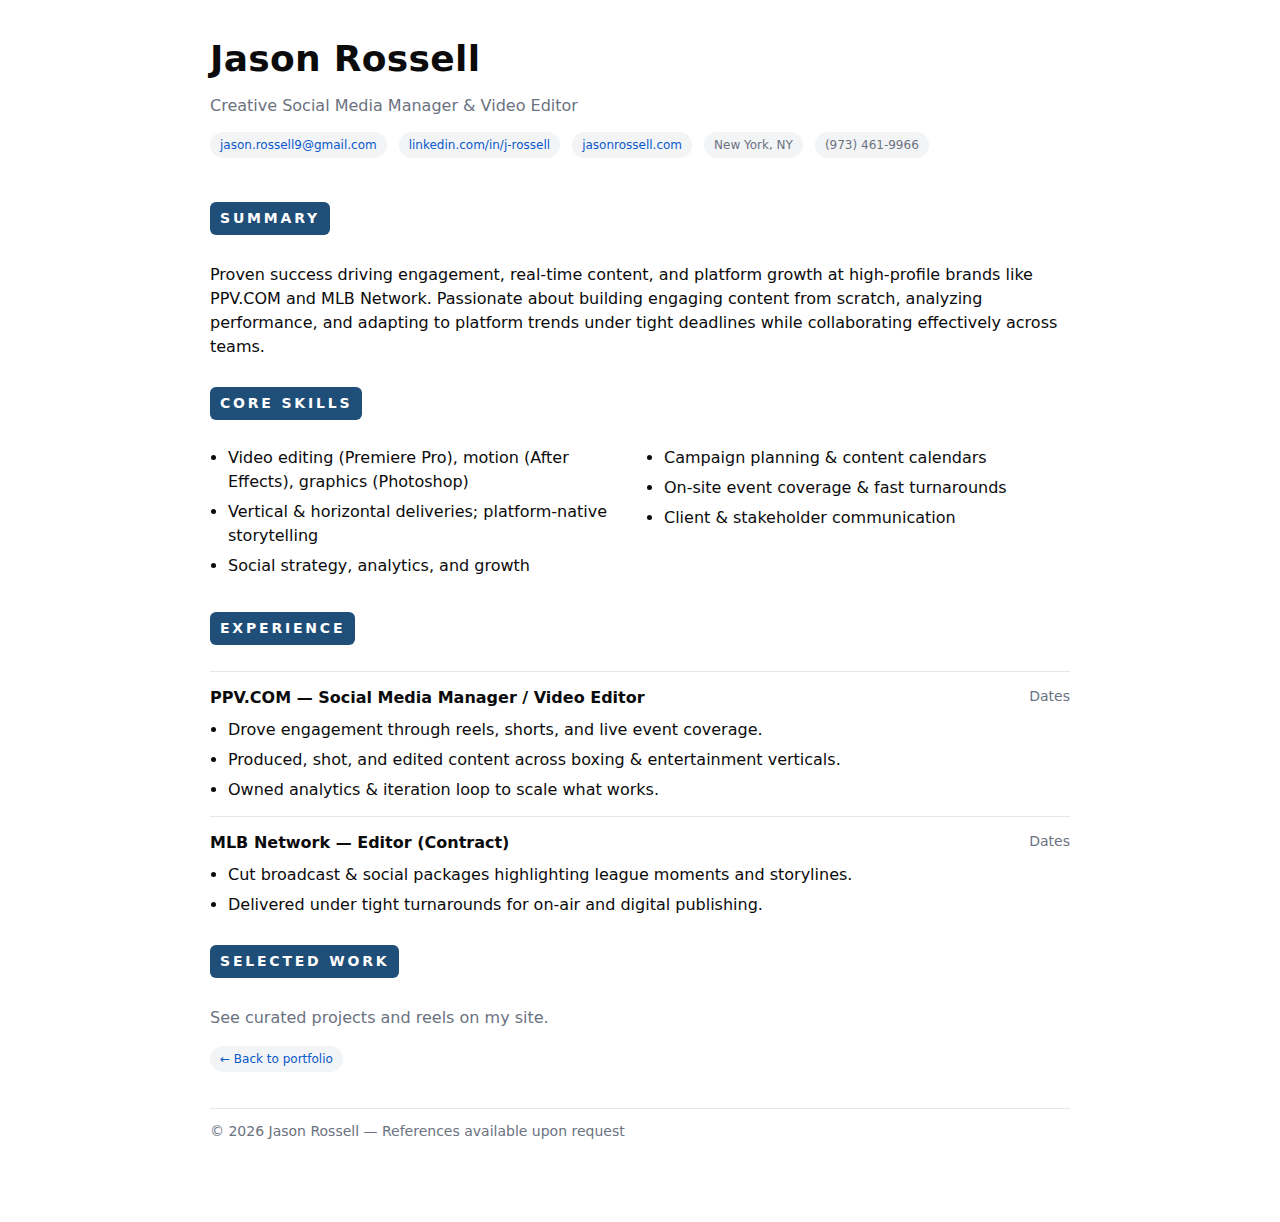
<file: resume.html>
<!doctype html>
<html lang="en">
<head>
  <meta charset="utf-8" />
  <meta name="viewport" content="width=device-width, initial-scale=1" />
  <title>Jason Rossell – Résumé</title>
  <meta name="description" content="Résumé for Jason Rossell — Social Media Manager & Video Editor." />
  <style>
    :root{
      --ink:#0b0b0c; --muted:#6b7280; --pill:#111; --bg:#ffffff; --line:#e5e7eb;
      --link:#0a58ca; --accent:#1F4E79;
    }
    *{box-sizing:border-box}
    html,body{margin:0}
    body{
      font-family: system-ui, -apple-system, Segoe UI, Roboto, Helvetica, Arial, sans-serif;
      color:var(--ink); background:var(--bg); line-height:1.5;
    }
    a{color:var(--link); text-decoration:none}
    a:hover{text-decoration:underline}
    .page{max-width:900px; margin:0 auto; padding:32px 20px 80px}
    header{display:grid; gap:8px; align-items:end; margin-bottom:24px}
    .name{font-size:36px; font-weight:800; letter-spacing:.3px; margin:0}
    .sub{color:var(--muted); margin:0}
    .contact{display:flex; flex-wrap:wrap; gap:12px; margin-top:6px; color:var(--muted)}
    .pill{display:inline-block; padding:4px 10px; border-radius:999px; background:#f3f4f6; font-size:12px}
    .section{margin:28px 0}
    .section h2{font-size:14px; letter-spacing:.2em; margin:0 0 12px; color:#fff;
      background:var(--accent); display:inline-block; padding:6px 10px; border-radius:6px;}
    .card{margin:14px 0 0; border-top:1px solid var(--line); padding-top:14px}
    .role{display:flex; justify-content:space-between; gap:12px; flex-wrap:wrap}
    .role h3{margin:0; font-size:16px}
    .role .when{color:var(--muted); font-size:14px}
    ul{margin:8px 0 0 18px; padding:0}
    li{margin:6px 0}
    .grid{display:grid; grid-template-columns:1fr 1fr; gap:12px}
    .muted{color:var(--muted)}
    footer{margin-top:36px; padding-top:12px; border-top:1px solid var(--line); color:var(--muted); font-size:14px}
    @media print{
      a{text-decoration:none; color:inherit}
      .pill{background:transparent; border:1px solid #999}
      .page{padding:0}
      body{background:#fff}
    }
  </style>
</head>
<body>
  <main class="page">
    <header>
      <h1 class="name">Jason Rossell</h1>
      <p class="sub">Creative Social Media Manager &amp; Video Editor</p>
      <p class="contact">
        <span class="pill"><a href="mailto:jason.rossell9@gmail.com">jason.rossell9@gmail.com</a></span>
        <span class="pill"><a href="https://www.linkedin.com/in/j-rossell/" target="_blank" rel="noopener">linkedin.com/in/j-rossell</a></span>
        <span class="pill"><a href="https://www.jasonrossell.com" target="_blank" rel="noopener">jasonrossell.com</a></span>
        <span class="pill">New York, NY</span>
        <span class="pill">(973) 461-9966</span>
      </p>
    </header>

    <section class="section">
      <h2>SUMMARY</h2>
      <p>
        Proven success driving engagement, real-time content, and platform growth at high-profile brands like
        PPV.COM and MLB Network. Passionate about building engaging content from scratch, analyzing performance,
        and adapting to platform trends under tight deadlines while collaborating effectively across teams.
      </p>
    </section>

    <section class="section">
      <h2>CORE SKILLS</h2>
      <div class="grid">
        <ul>
          <li>Video editing (Premiere Pro), motion (After Effects), graphics (Photoshop)</li>
          <li>Vertical &amp; horizontal deliveries; platform-native storytelling</li>
          <li>Social strategy, analytics, and growth</li>
        </ul>
        <ul>
          <li>Campaign planning &amp; content calendars</li>
          <li>On-site event coverage &amp; fast turnarounds</li>
          <li>Client &amp; stakeholder communication</li>
        </ul>
      </div>
    </section>

    <section class="section">
      <h2>EXPERIENCE</h2>

      <!-- Example role (duplicate/modify as needed) -->
      <div class="card">
        <div class="role">
          <h3>PPV.COM — Social Media Manager / Video Editor</h3>
          <div class="when">Dates</div>
        </div>
        <ul>
          <li>Drove engagement through reels, shorts, and live event coverage.</li>
          <li>Produced, shot, and edited content across boxing &amp; entertainment verticals.</li>
          <li>Owned analytics &amp; iteration loop to scale what works.</li>
        </ul>
      </div>

      <div class="card">
        <div class="role">
          <h3>MLB Network — Editor (Contract)</h3>
          <div class="when">Dates</div>
        </div>
        <ul>
          <li>Cut broadcast &amp; social packages highlighting league moments and storylines.</li>
          <li>Delivered under tight turnarounds for on-air and digital publishing.</li>
        </ul>
      </div>
    </section>

    <section class="section">
      <h2>SELECTED WORK</h2>
      <p class="muted">See curated projects and reels on my site.</p>
      <p><a href="/" class="pill" style="text-decoration:none">← Back to portfolio</a></p>
    </section>

    <footer>
      © <span id="y"></span> Jason Rossell — References available upon request
    </footer>
  </main>

  <script>
    document.getElementById('y').textContent = new Date().getFullYear();
  </script>
</body>
</html>
</file>
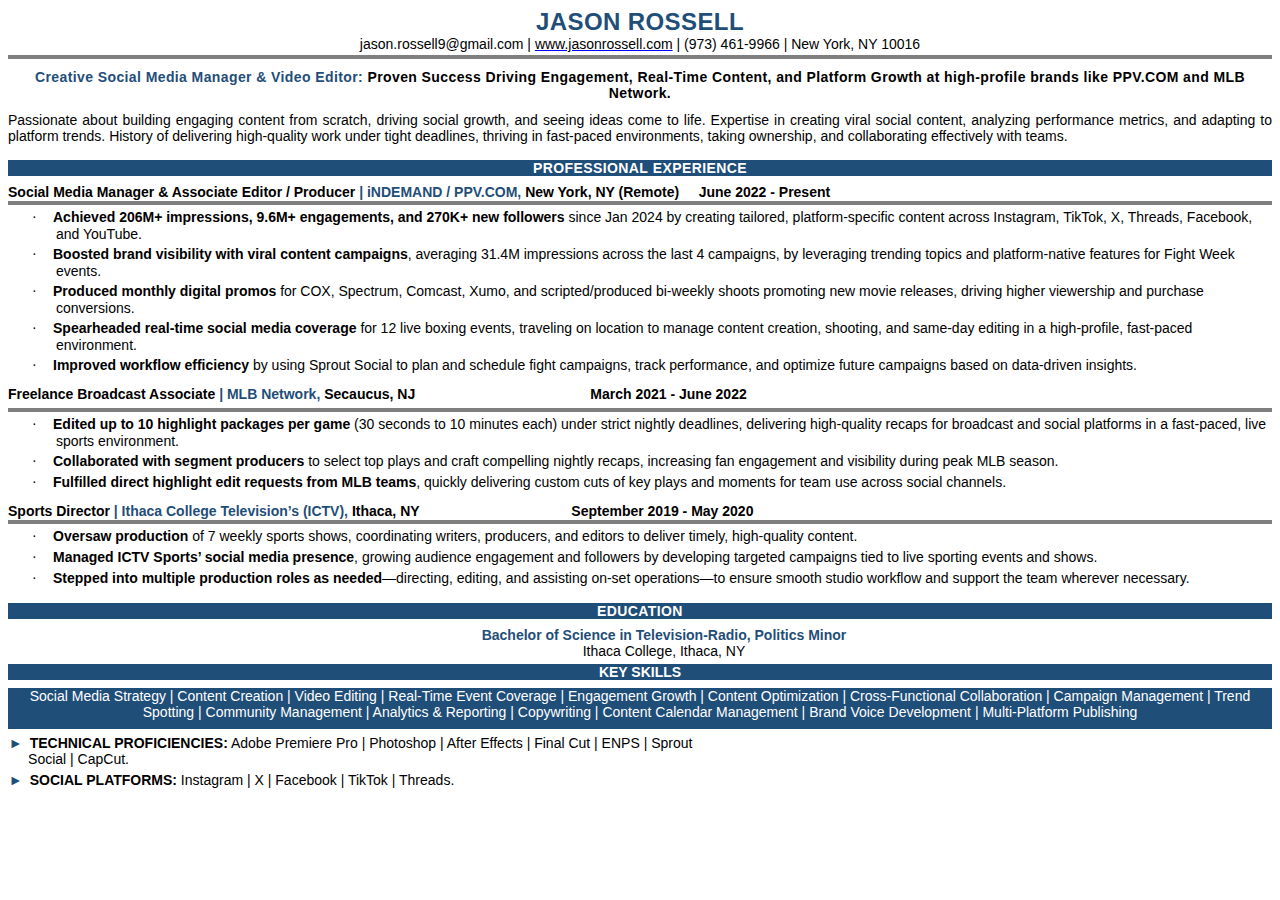
<file: assets/resume/resume.html>
<html xmlns:v="urn:schemas-microsoft-com:vml"
xmlns:o="urn:schemas-microsoft-com:office:office"
xmlns:w="urn:schemas-microsoft-com:office:word"
xmlns:m="http://schemas.microsoft.com/office/2004/12/omml"
xmlns="http://www.w3.org/TR/REC-html40">

<head>
<meta http-equiv=Content-Type content="text/html; charset=utf-8">
<meta name=ProgId content=Word.Document>
<meta name=Generator content="Microsoft Word 15">
<meta name=Originator content="Microsoft Word 15">
<link rel=File-List href="JRossell%20Resume.fld/filelist.xml">
<title>NOVICE WRITER TRAINING – CLASS #1</title>
<!--[if gte mso 9]><xml>
 <o:DocumentProperties>
  <o:Author>Marie</o:Author>
  <o:LastAuthor>Jason Rossell</o:LastAuthor>
  <o:Revision>2</o:Revision>
  <o:TotalTime>1</o:TotalTime>
  <o:LastPrinted>2024-09-23T14:18:00Z</o:LastPrinted>
  <o:Created>2025-08-11T20:38:00Z</o:Created>
  <o:LastSaved>2025-08-11T20:38:00Z</o:LastSaved>
  <o:Pages>1</o:Pages>
  <o:Words>532</o:Words>
  <o:Characters>3037</o:Characters>
  <o:Lines>25</o:Lines>
  <o:Paragraphs>7</o:Paragraphs>
  <o:CharactersWithSpaces>3562</o:CharactersWithSpaces>
  <o:Version>16.00</o:Version>
 </o:DocumentProperties>
</xml><![endif]-->
<link rel=themeData href="JRossell%20Resume.fld/themedata.thmx">
<link rel=colorSchemeMapping href="JRossell%20Resume.fld/colorschememapping.xml">
<!--[if gte mso 9]><xml>
 <w:WordDocument>
  <w:HideSpellingErrors/>
  <w:HideGrammaticalErrors/>
  <w:SpellingState>Clean</w:SpellingState>
  <w:GrammarState>Clean</w:GrammarState>
  <w:TrackMoves>false</w:TrackMoves>
  <w:TrackFormatting/>
  <w:PunctuationKerning/>
  <w:DrawingGridHorizontalSpacing>9.35 pt</w:DrawingGridHorizontalSpacing>
  <w:DisplayVerticalDrawingGridEvery>2</w:DisplayVerticalDrawingGridEvery>
  <w:ValidateAgainstSchemas/>
  <w:SaveIfXMLInvalid>false</w:SaveIfXMLInvalid>
  <w:IgnoreMixedContent>false</w:IgnoreMixedContent>
  <w:AlwaysShowPlaceholderText>false</w:AlwaysShowPlaceholderText>
  <w:DoNotPromoteQF/>
  <w:LidThemeOther>EN-US</w:LidThemeOther>
  <w:LidThemeAsian>X-NONE</w:LidThemeAsian>
  <w:LidThemeComplexScript>X-NONE</w:LidThemeComplexScript>
  <w:StyleSortMethod>0</w:StyleSortMethod>
  <w:Compatibility>
   <w:BreakWrappedTables/>
   <w:SnapToGridInCell/>
   <w:WrapTextWithPunct/>
   <w:UseAsianBreakRules/>
   <w:DontGrowAutofit/>
   <w:SplitPgBreakAndParaMark/>
   <w:EnableOpenTypeKerning/>
   <w:DontFlipMirrorIndents/>
   <w:OverrideTableStyleHps/>
  </w:Compatibility>
  <w:DocumentVariables>
   <w:__Grammarly_42____i>H4sIAAAAAAAEAKtWckksSQxILCpxzi/NK1GyMqwFAAEhoTITAAAA</w:__Grammarly_42____i>
   <w:__Grammarly_42___1>H4sIAAAAAAAEAKtWcslP9kxRslIyNDYyNbQwMrQwNTY0NzczMDBQ0lEKTi0uzszPAykwNK4FAB+v3wotAAAA</w:__Grammarly_42___1>
  </w:DocumentVariables>
  <m:mathPr>
   <m:mathFont m:val="Cambria Math"/>
   <m:brkBin m:val="before"/>
   <m:brkBinSub m:val="&#45;-"/>
   <m:smallFrac m:val="off"/>
   <m:dispDef m:val="off"/>
   <m:lMargin m:val="0"/>
   <m:rMargin m:val="0"/>
   <m:defJc m:val="centerGroup"/>
   <m:wrapRight/>
   <m:intLim m:val="subSup"/>
   <m:naryLim m:val="subSup"/>
  </m:mathPr></w:WordDocument>
</xml><![endif]--><!--[if gte mso 9]><xml>
 <w:LatentStyles DefLockedState="false" DefUnhideWhenUsed="false"
  DefSemiHidden="false" DefQFormat="false" LatentStyleCount="376">
  <w:LsdException Locked="false" QFormat="true" Name="Normal"/>
  <w:LsdException Locked="false" QFormat="true" Name="heading 1"/>
  <w:LsdException Locked="false" QFormat="true" Name="heading 2"/>
  <w:LsdException Locked="false" QFormat="true" Name="heading 3"/>
  <w:LsdException Locked="false" QFormat="true" Name="heading 4"/>
  <w:LsdException Locked="false" QFormat="true" Name="heading 5"/>
  <w:LsdException Locked="false" QFormat="true" Name="heading 6"/>
  <w:LsdException Locked="false" SemiHidden="true" UnhideWhenUsed="true"
   QFormat="true" Name="heading 7"/>
  <w:LsdException Locked="false" SemiHidden="true" UnhideWhenUsed="true"
   QFormat="true" Name="heading 8"/>
  <w:LsdException Locked="false" SemiHidden="true" UnhideWhenUsed="true"
   QFormat="true" Name="heading 9"/>
  <w:LsdException Locked="false" Priority="99" Name="header"/>
  <w:LsdException Locked="false" Priority="99" Name="footer"/>
  <w:LsdException Locked="false" QFormat="true" Name="caption"/>
  <w:LsdException Locked="false" QFormat="true" Name="Title"/>
  <w:LsdException Locked="false" Priority="1" Name="Default Paragraph Font"/>
  <w:LsdException Locked="false" QFormat="true" Name="Subtitle"/>
  <w:LsdException Locked="false" Priority="22" QFormat="true" Name="Strong"/>
  <w:LsdException Locked="false" Priority="20" QFormat="true" Name="Emphasis"/>
  <w:LsdException Locked="false" Priority="99" Name="Normal (Web)"/>
  <w:LsdException Locked="false" SemiHidden="true" UnhideWhenUsed="true"
   Name="Normal Table"/>
  <w:LsdException Locked="false" Priority="99" Name="No List"/>
  <w:LsdException Locked="false" SemiHidden="true" UnhideWhenUsed="true"
   Name="Table Simple 1"/>
  <w:LsdException Locked="false" SemiHidden="true" UnhideWhenUsed="true"
   Name="Table Simple 2"/>
  <w:LsdException Locked="false" SemiHidden="true" UnhideWhenUsed="true"
   Name="Table Simple 3"/>
  <w:LsdException Locked="false" SemiHidden="true" UnhideWhenUsed="true"
   Name="Table Classic 1"/>
  <w:LsdException Locked="false" SemiHidden="true" UnhideWhenUsed="true"
   Name="Table Classic 2"/>
  <w:LsdException Locked="false" SemiHidden="true" UnhideWhenUsed="true"
   Name="Table Classic 3"/>
  <w:LsdException Locked="false" SemiHidden="true" UnhideWhenUsed="true"
   Name="Table Classic 4"/>
  <w:LsdException Locked="false" SemiHidden="true" UnhideWhenUsed="true"
   Name="Table Colorful 1"/>
  <w:LsdException Locked="false" SemiHidden="true" UnhideWhenUsed="true"
   Name="Table Colorful 2"/>
  <w:LsdException Locked="false" SemiHidden="true" UnhideWhenUsed="true"
   Name="Table Colorful 3"/>
  <w:LsdException Locked="false" SemiHidden="true" UnhideWhenUsed="true"
   Name="Table Columns 1"/>
  <w:LsdException Locked="false" SemiHidden="true" UnhideWhenUsed="true"
   Name="Table Columns 2"/>
  <w:LsdException Locked="false" SemiHidden="true" UnhideWhenUsed="true"
   Name="Table Columns 3"/>
  <w:LsdException Locked="false" SemiHidden="true" UnhideWhenUsed="true"
   Name="Table Columns 4"/>
  <w:LsdException Locked="false" SemiHidden="true" UnhideWhenUsed="true"
   Name="Table Columns 5"/>
  <w:LsdException Locked="false" SemiHidden="true" UnhideWhenUsed="true"
   Name="Table Grid 1"/>
  <w:LsdException Locked="false" SemiHidden="true" UnhideWhenUsed="true"
   Name="Table Grid 2"/>
  <w:LsdException Locked="false" SemiHidden="true" UnhideWhenUsed="true"
   Name="Table Grid 3"/>
  <w:LsdException Locked="false" SemiHidden="true" UnhideWhenUsed="true"
   Name="Table Grid 4"/>
  <w:LsdException Locked="false" SemiHidden="true" UnhideWhenUsed="true"
   Name="Table Grid 5"/>
  <w:LsdException Locked="false" SemiHidden="true" UnhideWhenUsed="true"
   Name="Table Grid 6"/>
  <w:LsdException Locked="false" SemiHidden="true" UnhideWhenUsed="true"
   Name="Table Grid 7"/>
  <w:LsdException Locked="false" SemiHidden="true" UnhideWhenUsed="true"
   Name="Table Grid 8"/>
  <w:LsdException Locked="false" SemiHidden="true" UnhideWhenUsed="true"
   Name="Table List 1"/>
  <w:LsdException Locked="false" SemiHidden="true" UnhideWhenUsed="true"
   Name="Table List 2"/>
  <w:LsdException Locked="false" SemiHidden="true" UnhideWhenUsed="true"
   Name="Table List 3"/>
  <w:LsdException Locked="false" SemiHidden="true" UnhideWhenUsed="true"
   Name="Table List 4"/>
  <w:LsdException Locked="false" SemiHidden="true" UnhideWhenUsed="true"
   Name="Table List 5"/>
  <w:LsdException Locked="false" SemiHidden="true" UnhideWhenUsed="true"
   Name="Table List 6"/>
  <w:LsdException Locked="false" SemiHidden="true" UnhideWhenUsed="true"
   Name="Table List 7"/>
  <w:LsdException Locked="false" SemiHidden="true" UnhideWhenUsed="true"
   Name="Table List 8"/>
  <w:LsdException Locked="false" SemiHidden="true" UnhideWhenUsed="true"
   Name="Table 3D effects 1"/>
  <w:LsdException Locked="false" SemiHidden="true" UnhideWhenUsed="true"
   Name="Table 3D effects 2"/>
  <w:LsdException Locked="false" SemiHidden="true" UnhideWhenUsed="true"
   Name="Table 3D effects 3"/>
  <w:LsdException Locked="false" SemiHidden="true" UnhideWhenUsed="true"
   Name="Table Contemporary"/>
  <w:LsdException Locked="false" SemiHidden="true" UnhideWhenUsed="true"
   Name="Table Elegant"/>
  <w:LsdException Locked="false" SemiHidden="true" UnhideWhenUsed="true"
   Name="Table Professional"/>
  <w:LsdException Locked="false" SemiHidden="true" UnhideWhenUsed="true"
   Name="Table Subtle 1"/>
  <w:LsdException Locked="false" SemiHidden="true" UnhideWhenUsed="true"
   Name="Table Subtle 2"/>
  <w:LsdException Locked="false" SemiHidden="true" UnhideWhenUsed="true"
   Name="Table Web 1"/>
  <w:LsdException Locked="false" SemiHidden="true" UnhideWhenUsed="true"
   Name="Table Web 2"/>
  <w:LsdException Locked="false" SemiHidden="true" UnhideWhenUsed="true"
   Name="Table Web 3"/>
  <w:LsdException Locked="false" SemiHidden="true" UnhideWhenUsed="true"
   Name="Table Theme"/>
  <w:LsdException Locked="false" QFormat="true" Name="No Spacing"/>
  <w:LsdException Locked="false" QFormat="true" Name="List Paragraph"/>
  <w:LsdException Locked="false" QFormat="true" Name="Quote"/>
  <w:LsdException Locked="false" QFormat="true" Name="Intense Quote"/>
  <w:LsdException Locked="false" Priority="34" QFormat="true"
   Name="Colorful List Accent 1"/>
  <w:LsdException Locked="false" QFormat="true" Name="Subtle Emphasis"/>
  <w:LsdException Locked="false" QFormat="true" Name="Intense Emphasis"/>
  <w:LsdException Locked="false" QFormat="true" Name="Subtle Reference"/>
  <w:LsdException Locked="false" QFormat="true" Name="Intense Reference"/>
  <w:LsdException Locked="false" QFormat="true" Name="Book Title"/>
  <w:LsdException Locked="false" SemiHidden="true" UnhideWhenUsed="true"
   QFormat="true" Name="TOC Heading"/>
  <w:LsdException Locked="false" Priority="49" Name="Grid Table 4"/>
  <w:LsdException Locked="false" Priority="50" Name="Grid Table 5 Dark"/>
  <w:LsdException Locked="false" Priority="51" Name="Grid Table 6 Colorful"/>
  <w:LsdException Locked="false" Priority="52" Name="Grid Table 7 Colorful"/>
  <w:LsdException Locked="false" Priority="46"
   Name="Grid Table 1 Light Accent 1"/>
  <w:LsdException Locked="false" Priority="47" Name="Grid Table 2 Accent 1"/>
  <w:LsdException Locked="false" Priority="48" Name="Grid Table 3 Accent 1"/>
  <w:LsdException Locked="false" Priority="49" Name="Grid Table 4 Accent 1"/>
  <w:LsdException Locked="false" Priority="50" Name="Grid Table 5 Dark Accent 1"/>
  <w:LsdException Locked="false" Priority="51"
   Name="Grid Table 6 Colorful Accent 1"/>
  <w:LsdException Locked="false" Priority="52"
   Name="Grid Table 7 Colorful Accent 1"/>
  <w:LsdException Locked="false" Priority="46"
   Name="Grid Table 1 Light Accent 2"/>
  <w:LsdException Locked="false" Priority="47" Name="Grid Table 2 Accent 2"/>
  <w:LsdException Locked="false" Priority="48" Name="Grid Table 3 Accent 2"/>
  <w:LsdException Locked="false" Priority="49" Name="Grid Table 4 Accent 2"/>
  <w:LsdException Locked="false" Priority="50" Name="Grid Table 5 Dark Accent 2"/>
  <w:LsdException Locked="false" Priority="51"
   Name="Grid Table 6 Colorful Accent 2"/>
  <w:LsdException Locked="false" Priority="52"
   Name="Grid Table 7 Colorful Accent 2"/>
  <w:LsdException Locked="false" Priority="46"
   Name="Grid Table 1 Light Accent 3"/>
  <w:LsdException Locked="false" Priority="47" Name="Grid Table 2 Accent 3"/>
  <w:LsdException Locked="false" Priority="48" Name="Grid Table 3 Accent 3"/>
  <w:LsdException Locked="false" Priority="49" Name="Grid Table 4 Accent 3"/>
  <w:LsdException Locked="false" Priority="50" Name="Grid Table 5 Dark Accent 3"/>
  <w:LsdException Locked="false" Priority="51"
   Name="Grid Table 6 Colorful Accent 3"/>
  <w:LsdException Locked="false" Priority="52"
   Name="Grid Table 7 Colorful Accent 3"/>
  <w:LsdException Locked="false" Priority="46"
   Name="Grid Table 1 Light Accent 4"/>
  <w:LsdException Locked="false" Priority="47" Name="Grid Table 2 Accent 4"/>
  <w:LsdException Locked="false" Priority="48" Name="Grid Table 3 Accent 4"/>
  <w:LsdException Locked="false" Priority="49" Name="Grid Table 4 Accent 4"/>
  <w:LsdException Locked="false" Priority="50" Name="Grid Table 5 Dark Accent 4"/>
  <w:LsdException Locked="false" Priority="51"
   Name="Grid Table 6 Colorful Accent 4"/>
  <w:LsdException Locked="false" Priority="52"
   Name="Grid Table 7 Colorful Accent 4"/>
  <w:LsdException Locked="false" Priority="46"
   Name="Grid Table 1 Light Accent 5"/>
  <w:LsdException Locked="false" Priority="47" Name="Grid Table 2 Accent 5"/>
  <w:LsdException Locked="false" Priority="48" Name="Grid Table 3 Accent 5"/>
  <w:LsdException Locked="false" Priority="49" Name="Grid Table 4 Accent 5"/>
  <w:LsdException Locked="false" Priority="50" Name="Grid Table 5 Dark Accent 5"/>
  <w:LsdException Locked="false" Priority="51"
   Name="Grid Table 6 Colorful Accent 5"/>
  <w:LsdException Locked="false" Priority="52"
   Name="Grid Table 7 Colorful Accent 5"/>
  <w:LsdException Locked="false" Priority="46"
   Name="Grid Table 1 Light Accent 6"/>
  <w:LsdException Locked="false" Priority="47" Name="Grid Table 2 Accent 6"/>
  <w:LsdException Locked="false" Priority="48" Name="Grid Table 3 Accent 6"/>
  <w:LsdException Locked="false" Priority="49" Name="Grid Table 4 Accent 6"/>
  <w:LsdException Locked="false" Priority="50" Name="Grid Table 5 Dark Accent 6"/>
  <w:LsdException Locked="false" Priority="51"
   Name="Grid Table 6 Colorful Accent 6"/>
  <w:LsdException Locked="false" Priority="52"
   Name="Grid Table 7 Colorful Accent 6"/>
  <w:LsdException Locked="false" Priority="46" Name="List Table 1 Light"/>
  <w:LsdException Locked="false" Priority="47" Name="List Table 2"/>
  <w:LsdException Locked="false" Priority="48" Name="List Table 3"/>
  <w:LsdException Locked="false" Priority="49" Name="List Table 4"/>
  <w:LsdException Locked="false" Priority="50" Name="List Table 5 Dark"/>
  <w:LsdException Locked="false" Priority="51" Name="List Table 6 Colorful"/>
  <w:LsdException Locked="false" Priority="52" Name="List Table 7 Colorful"/>
  <w:LsdException Locked="false" Priority="46"
   Name="List Table 1 Light Accent 1"/>
  <w:LsdException Locked="false" Priority="47" Name="List Table 2 Accent 1"/>
  <w:LsdException Locked="false" Priority="48" Name="List Table 3 Accent 1"/>
  <w:LsdException Locked="false" Priority="49" Name="List Table 4 Accent 1"/>
  <w:LsdException Locked="false" Priority="50" Name="List Table 5 Dark Accent 1"/>
  <w:LsdException Locked="false" Priority="51"
   Name="List Table 6 Colorful Accent 1"/>
  <w:LsdException Locked="false" Priority="52"
   Name="List Table 7 Colorful Accent 1"/>
  <w:LsdException Locked="false" Priority="46"
   Name="List Table 1 Light Accent 2"/>
  <w:LsdException Locked="false" Priority="47" Name="List Table 2 Accent 2"/>
  <w:LsdException Locked="false" Priority="48" Name="List Table 3 Accent 2"/>
  <w:LsdException Locked="false" Priority="49" Name="List Table 4 Accent 2"/>
  <w:LsdException Locked="false" Priority="50" Name="List Table 5 Dark Accent 2"/>
  <w:LsdException Locked="false" Priority="51"
   Name="List Table 6 Colorful Accent 2"/>
  <w:LsdException Locked="false" Priority="52"
   Name="List Table 7 Colorful Accent 2"/>
  <w:LsdException Locked="false" Priority="46"
   Name="List Table 1 Light Accent 3"/>
  <w:LsdException Locked="false" Priority="47" Name="List Table 2 Accent 3"/>
  <w:LsdException Locked="false" Priority="48" Name="List Table 3 Accent 3"/>
  <w:LsdException Locked="false" Priority="49" Name="List Table 4 Accent 3"/>
  <w:LsdException Locked="false" Priority="50" Name="List Table 5 Dark Accent 3"/>
  <w:LsdException Locked="false" Priority="51"
   Name="List Table 6 Colorful Accent 3"/>
  <w:LsdException Locked="false" Priority="52"
   Name="List Table 7 Colorful Accent 3"/>
  <w:LsdException Locked="false" Priority="46"
   Name="List Table 1 Light Accent 4"/>
  <w:LsdException Locked="false" Priority="47" Name="List Table 2 Accent 4"/>
  <w:LsdException Locked="false" Priority="48" Name="List Table 3 Accent 4"/>
  <w:LsdException Locked="false" Priority="49" Name="List Table 4 Accent 4"/>
  <w:LsdException Locked="false" Priority="50" Name="List Table 5 Dark Accent 4"/>
  <w:LsdException Locked="false" Priority="51"
   Name="List Table 6 Colorful Accent 4"/>
  <w:LsdException Locked="false" Priority="52"
   Name="List Table 7 Colorful Accent 4"/>
  <w:LsdException Locked="false" Priority="46"
   Name="List Table 1 Light Accent 5"/>
  <w:LsdException Locked="false" Priority="47" Name="List Table 2 Accent 5"/>
  <w:LsdException Locked="false" Priority="48" Name="List Table 3 Accent 5"/>
  <w:LsdException Locked="false" Priority="49" Name="List Table 4 Accent 5"/>
  <w:LsdException Locked="false" Priority="50" Name="List Table 5 Dark Accent 5"/>
  <w:LsdException Locked="false" Priority="51"
   Name="List Table 6 Colorful Accent 5"/>
  <w:LsdException Locked="false" Priority="52"
   Name="List Table 7 Colorful Accent 5"/>
  <w:LsdException Locked="false" Priority="46"
   Name="List Table 1 Light Accent 6"/>
  <w:LsdException Locked="false" Priority="47" Name="List Table 2 Accent 6"/>
  <w:LsdException Locked="false" Priority="48" Name="List Table 3 Accent 6"/>
  <w:LsdException Locked="false" Priority="49" Name="List Table 4 Accent 6"/>
  <w:LsdException Locked="false" Priority="50" Name="List Table 5 Dark Accent 6"/>
  <w:LsdException Locked="false" Priority="51"
   Name="List Table 6 Colorful Accent 6"/>
  <w:LsdException Locked="false" Priority="52"
   Name="List Table 7 Colorful Accent 6"/>
  <w:LsdException Locked="false" Priority="99" SemiHidden="true"
   UnhideWhenUsed="true" Name="Mention"/>
  <w:LsdException Locked="false" Priority="99" SemiHidden="true"
   UnhideWhenUsed="true" Name="Smart Hyperlink"/>
  <w:LsdException Locked="false" Priority="99" SemiHidden="true"
   UnhideWhenUsed="true" Name="Hashtag"/>
  <w:LsdException Locked="false" Priority="99" SemiHidden="true"
   UnhideWhenUsed="true" Name="Unresolved Mention"/>
  <w:LsdException Locked="false" Priority="99" SemiHidden="true"
   UnhideWhenUsed="true" Name="Smart Link"/>
 </w:LatentStyles>
</xml><![endif]-->
<style>
<!--
 /* Font Definitions */
 @font-face
	{font-family:Courier;
	panose-1:0 0 0 0 0 0 0 0 0 0;
	mso-font-charset:0;
	mso-generic-font-family:modern;
	mso-font-pitch:fixed;
	mso-font-signature:3 0 0 0 1 0;}
@font-face
	{font-family:Wingdings;
	panose-1:5 0 0 0 0 0 0 0 0 0;
	mso-font-charset:77;
	mso-generic-font-family:decorative;
	mso-font-pitch:variable;
	mso-font-signature:3 0 0 0 -2147483647 0;}
@font-face
	{font-family:"MS Mincho";
	panose-1:2 2 6 9 4 2 5 8 3 4;
	mso-font-alt:"ＭＳ 明朝";
	mso-font-charset:128;
	mso-generic-font-family:modern;
	mso-font-pitch:fixed;
	mso-font-signature:-536870145 1791491579 134217746 0 131231 0;}
@font-face
	{font-family:"MS Gothic";
	panose-1:2 11 6 9 7 2 5 8 2 4;
	mso-font-alt:"ＭＳ ゴシック";
	mso-font-charset:128;
	mso-generic-font-family:modern;
	mso-font-pitch:fixed;
	mso-font-signature:-536870145 1791491579 134217746 0 131231 0;}
@font-face
	{font-family:"Cambria Math";
	panose-1:2 4 5 3 5 4 6 3 2 4;
	mso-font-charset:0;
	mso-generic-font-family:roman;
	mso-font-pitch:variable;
	mso-font-signature:-536870145 1107305727 0 0 415 0;}
@font-face
	{font-family:Calibri;
	panose-1:2 15 5 2 2 2 4 3 2 4;
	mso-font-charset:0;
	mso-generic-font-family:swiss;
	mso-font-pitch:variable;
	mso-font-signature:-469750017 -1040178053 9 0 511 0;}
@font-face
	{font-family:"Calibri Light";
	panose-1:2 15 3 2 2 2 4 3 2 4;
	mso-font-charset:0;
	mso-generic-font-family:swiss;
	mso-font-pitch:variable;
	mso-font-signature:-469750017 -1040178053 9 0 511 0;}
@font-face
	{font-family:Verdana;
	panose-1:2 11 6 4 3 5 4 4 2 4;
	mso-font-charset:0;
	mso-generic-font-family:swiss;
	mso-font-pitch:variable;
	mso-font-signature:-1593833729 1073750107 16 0 415 0;}
@font-face
	{font-family:"Segoe UI";
	panose-1:2 11 5 2 4 2 4 2 2 3;
	mso-font-charset:0;
	mso-generic-font-family:swiss;
	mso-font-pitch:variable;
	mso-font-signature:-469750017 -1073683329 9 0 511 0;}
@font-face
	{font-family:"Wingdings 2";
	panose-1:5 2 1 2 1 5 7 7 7 7;
	mso-font-charset:77;
	mso-generic-font-family:decorative;
	mso-font-pitch:variable;
	mso-font-signature:3 0 0 0 -2147483647 0;}
@font-face
	{font-family:Corbel;
	panose-1:2 11 5 3 2 2 4 2 2 4;
	mso-font-charset:0;
	mso-generic-font-family:swiss;
	mso-font-pitch:variable;
	mso-font-signature:-1610611985 1073783883 0 0 415 0;}
@font-face
	{font-family:"Segoe UI Symbol";
	panose-1:2 11 5 2 4 2 4 2 2 3;
	mso-font-charset:0;
	mso-generic-font-family:swiss;
	mso-font-pitch:variable;
	mso-font-signature:-2147483165 302055407 262144 0 1 0;}
@font-face
	{font-family:Marquee;
	panose-1:2 11 6 4 2 2 2 2 2 4;
	mso-font-alt:Cambria;
	mso-font-charset:0;
	mso-generic-font-family:auto;
	mso-font-pitch:variable;
	mso-font-signature:3 0 0 0 1 0;}
@font-face
	{font-family:Times;
	panose-1:0 0 5 0 0 0 0 2 0 0;
	mso-font-alt:"Times New Roman";
	mso-font-charset:0;
	mso-generic-font-family:roman;
	mso-font-pitch:variable;
	mso-font-signature:-536859905 -1073711039 9 0 511 0;}
@font-face
	{font-family:Cambria;
	panose-1:2 4 5 3 5 4 6 3 2 4;
	mso-font-charset:0;
	mso-generic-font-family:roman;
	mso-font-pitch:variable;
	mso-font-signature:-536869121 1107305727 33554432 0 415 0;}
@font-face
	{font-family:Tahoma;
	panose-1:2 11 6 4 3 5 4 4 2 4;
	mso-font-charset:0;
	mso-generic-font-family:swiss;
	mso-font-pitch:variable;
	mso-font-signature:-520081665 -1073717157 41 0 66047 0;}
@font-face
	{font-family:Garamond;
	panose-1:2 2 4 4 3 3 1 1 8 3;
	mso-font-charset:0;
	mso-generic-font-family:roman;
	mso-font-pitch:variable;
	mso-font-signature:647 2 0 0 159 0;}
@font-face
	{font-family:"Wingdings 3";
	panose-1:5 4 1 2 1 8 7 7 7 7;
	mso-font-charset:77;
	mso-generic-font-family:decorative;
	mso-font-pitch:variable;
	mso-font-signature:3 0 0 0 -2147483647 0;}
@font-face
	{font-family:TimesNewRomanPS;
	panose-1:2 11 6 4 2 2 2 2 2 4;
	mso-font-charset:77;
	mso-generic-font-family:roman;
	mso-font-pitch:auto;
	mso-font-signature:50331648 0 0 0 1 0;}
@font-face
	{font-family:"Bookman Old Style";
	panose-1:2 5 6 4 5 5 5 2 2 4;
	mso-font-charset:0;
	mso-generic-font-family:roman;
	mso-font-pitch:variable;
	mso-font-signature:647 0 0 0 159 0;}
@font-face
	{font-family:"Arial Black";
	panose-1:2 11 10 4 2 1 2 2 2 4;
	mso-font-charset:0;
	mso-generic-font-family:swiss;
	mso-font-pitch:variable;
	mso-font-signature:-1610612049 1073772795 0 0 159 0;}
@font-face
	{font-family:Georgia;
	panose-1:2 4 5 2 5 4 5 2 3 3;
	mso-font-charset:0;
	mso-generic-font-family:roman;
	mso-font-pitch:variable;
	mso-font-signature:647 0 0 0 159 0;}
@font-face
	{font-family:"\@MS Mincho";
	panose-1:2 2 6 9 4 2 5 8 3 4;
	mso-font-charset:128;
	mso-generic-font-family:modern;
	mso-font-pitch:fixed;
	mso-font-signature:-536870145 1791491579 134217746 0 131231 0;}
@font-face
	{font-family:"\@MS Gothic";
	panose-1:2 11 6 9 7 2 5 8 2 4;
	mso-font-charset:128;
	mso-generic-font-family:modern;
	mso-font-pitch:fixed;
	mso-font-signature:-536870145 1791491579 134217746 0 131231 0;}
 /* Style Definitions */
 p.MsoNormal, li.MsoNormal, div.MsoNormal
	{mso-style-unhide:no;
	mso-style-qformat:yes;
	mso-style-parent:"";
	margin:0in;
	mso-pagination:widow-orphan;
	font-size:12.0pt;
	font-family:"Times New Roman",serif;
	mso-fareast-font-family:"Times New Roman";}
h1
	{mso-style-unhide:no;
	mso-style-qformat:yes;
	mso-style-link:"Heading 1 Char";
	mso-style-next:Normal;
	margin:0in;
	text-align:justify;
	mso-pagination:widow-orphan;
	page-break-after:avoid;
	mso-outline-level:1;
	font-size:14.0pt;
	mso-bidi-font-size:10.0pt;
	font-family:Marquee;
	mso-font-kerning:0pt;
	mso-ansi-language:X-NONE;
	mso-fareast-language:X-NONE;
	font-weight:normal;}
h2
	{mso-style-unhide:no;
	mso-style-qformat:yes;
	mso-style-link:"Heading 2 Char";
	mso-style-next:Normal;
	margin-top:12.0pt;
	margin-right:0in;
	margin-bottom:3.0pt;
	margin-left:0in;
	mso-pagination:widow-orphan;
	page-break-after:avoid;
	mso-outline-level:2;
	font-size:14.0pt;
	font-family:"Calibri",sans-serif;
	mso-fareast-font-family:"MS Gothic";
	mso-bidi-font-family:"Times New Roman";
	mso-ansi-language:X-NONE;
	mso-fareast-language:X-NONE;
	font-weight:bold;
	font-style:italic;}
h3
	{mso-style-unhide:no;
	mso-style-qformat:yes;
	mso-style-link:"Heading 3 Char";
	margin:0in;
	mso-para-margin-top:.01gd;
	mso-para-margin-right:0in;
	mso-para-margin-bottom:.01gd;
	mso-para-margin-left:0in;
	mso-pagination:widow-orphan;
	mso-outline-level:3;
	font-size:13.5pt;
	mso-bidi-font-size:10.0pt;
	font-family:"Times",serif;
	mso-bidi-font-family:"Times New Roman";
	mso-ansi-language:X-NONE;
	mso-fareast-language:X-NONE;
	font-weight:bold;
	mso-bidi-font-weight:normal;}
h4
	{mso-style-unhide:no;
	mso-style-qformat:yes;
	mso-style-link:"Heading 4 Char";
	mso-style-next:Normal;
	margin-top:12.0pt;
	margin-right:0in;
	margin-bottom:3.0pt;
	margin-left:0in;
	mso-pagination:widow-orphan;
	page-break-after:avoid;
	mso-outline-level:4;
	font-size:14.0pt;
	font-family:"Cambria",serif;
	mso-fareast-font-family:"MS Mincho";
	mso-ansi-language:X-NONE;
	mso-fareast-language:X-NONE;
	font-weight:bold;}
h5
	{mso-style-unhide:no;
	mso-style-qformat:yes;
	mso-style-link:"Heading 5 Char";
	mso-style-next:Normal;
	margin-top:12.0pt;
	margin-right:0in;
	margin-bottom:3.0pt;
	margin-left:0in;
	mso-pagination:widow-orphan;
	mso-outline-level:5;
	font-size:13.0pt;
	font-family:"Cambria",serif;
	mso-fareast-font-family:"MS Mincho";
	mso-ansi-language:X-NONE;
	mso-fareast-language:X-NONE;
	font-weight:bold;
	font-style:italic;}
h6
	{mso-style-unhide:no;
	mso-style-qformat:yes;
	mso-style-link:"Heading 6 Char";
	mso-style-next:Normal;
	margin-top:0in;
	margin-right:0in;
	margin-bottom:3.0pt;
	margin-left:0in;
	text-align:center;
	mso-pagination:widow-orphan;
	page-break-after:avoid;
	mso-outline-level:6;
	font-size:12.0pt;
	mso-bidi-font-size:10.0pt;
	font-family:"Times New Roman",serif;
	mso-ansi-language:X-NONE;
	mso-fareast-language:X-NONE;
	font-weight:bold;
	font-style:italic;}
p.MsoNormalIndent, li.MsoNormalIndent, div.MsoNormalIndent
	{mso-style-unhide:no;
	margin-top:0in;
	margin-right:0in;
	margin-bottom:0in;
	margin-left:.5in;
	mso-pagination:widow-orphan;
	mso-hyphenate:none;
	font-size:10.0pt;
	font-family:"Times New Roman",serif;
	mso-fareast-font-family:"Times New Roman";
	mso-fareast-language:AR-SA;}
p.MsoCommentText, li.MsoCommentText, div.MsoCommentText
	{mso-style-unhide:no;
	mso-style-link:"Comment Text Char";
	margin:0in;
	mso-pagination:widow-orphan;
	font-size:10.0pt;
	font-family:"Cambria",serif;
	mso-fareast-font-family:Cambria;
	mso-bidi-font-family:"Times New Roman";
	mso-ansi-language:X-NONE;
	mso-fareast-language:X-NONE;}
p.MsoHeader, li.MsoHeader, div.MsoHeader
	{mso-style-priority:99;
	mso-style-unhide:no;
	mso-style-link:"Header Char";
	margin:0in;
	mso-pagination:widow-orphan;
	tab-stops:center 3.0in right 6.0in;
	font-size:12.0pt;
	font-family:"Times New Roman",serif;
	mso-fareast-font-family:"Times New Roman";
	mso-ansi-language:X-NONE;
	mso-fareast-language:X-NONE;}
p.MsoFooter, li.MsoFooter, div.MsoFooter
	{mso-style-priority:99;
	mso-style-unhide:no;
	mso-style-link:"Footer Char";
	margin:0in;
	mso-pagination:widow-orphan;
	tab-stops:center 3.0in right 6.0in;
	font-size:12.0pt;
	font-family:"Times New Roman",serif;
	mso-fareast-font-family:"Times New Roman";
	mso-ansi-language:X-NONE;
	mso-fareast-language:X-NONE;}
p.MsoCaption, li.MsoCaption, div.MsoCaption
	{mso-style-unhide:no;
	mso-style-qformat:yes;
	margin-top:6.0pt;
	margin-right:0in;
	margin-bottom:6.0pt;
	margin-left:0in;
	mso-pagination:widow-orphan no-line-numbers;
	mso-hyphenate:none;
	font-size:12.0pt;
	font-family:"Times New Roman",serif;
	mso-fareast-font-family:"Times New Roman";
	mso-bidi-font-family:Tahoma;
	mso-fareast-language:AR-SA;
	font-style:italic;}
p.MsoEnvelopeReturn, li.MsoEnvelopeReturn, div.MsoEnvelopeReturn
	{mso-style-unhide:no;
	margin:0in;
	mso-pagination:widow-orphan;
	mso-hyphenate:none;
	font-size:10.5pt;
	mso-bidi-font-size:10.0pt;
	font-family:"Bookman Old Style",serif;
	mso-fareast-font-family:"Times New Roman";
	mso-bidi-font-family:"Times New Roman";
	mso-fareast-language:AR-SA;}
span.MsoCommentReference
	{mso-style-unhide:no;
	mso-style-parent:"";
	mso-ansi-font-size:8.0pt;
	mso-bidi-font-size:8.0pt;}
p.MsoList, li.MsoList, div.MsoList
	{mso-style-unhide:no;
	mso-style-parent:"Body Text";
	margin:0in;
	mso-pagination:widow-orphan;
	mso-hyphenate:none;
	font-size:11.0pt;
	mso-bidi-font-size:10.0pt;
	font-family:"Tahoma",sans-serif;
	mso-fareast-font-family:"Times New Roman";
	mso-ansi-language:X-NONE;
	mso-fareast-language:AR-SA;}
p.MsoListBullet, li.MsoListBullet, div.MsoListBullet
	{mso-style-unhide:no;
	margin-top:0in;
	margin-right:0in;
	margin-bottom:0in;
	margin-left:.15in;
	text-indent:-.15in;
	mso-pagination:widow-orphan;
	mso-list:l2 level1 lfo4;
	mso-hyphenate:none;
	tab-stops:list .15in;
	font-size:10.0pt;
	font-family:"Times New Roman",serif;
	mso-fareast-font-family:"Times New Roman";
	mso-fareast-language:AR-SA;}
p.MsoListBullet2, li.MsoListBullet2, div.MsoListBullet2
	{mso-style-unhide:no;
	margin-top:0in;
	margin-right:0in;
	margin-bottom:0in;
	margin-left:.5in;
	text-indent:-.25in;
	mso-pagination:widow-orphan;
	mso-list:l1 level1 lfo3;
	mso-hyphenate:none;
	tab-stops:list .5in;
	font-size:10.0pt;
	font-family:"Times New Roman",serif;
	mso-fareast-font-family:"Times New Roman";
	mso-fareast-language:AR-SA;}
p.MsoListBullet3, li.MsoListBullet3, div.MsoListBullet3
	{mso-style-unhide:no;
	margin-top:0in;
	margin-right:0in;
	margin-bottom:0in;
	margin-left:.5in;
	text-indent:-.25in;
	mso-pagination:widow-orphan;
	mso-list:l60 level1 lfo2;
	mso-hyphenate:none;
	tab-stops:list .5in;
	font-size:10.0pt;
	font-family:"Times New Roman",serif;
	mso-fareast-font-family:"Times New Roman";
	mso-fareast-language:AR-SA;}
p.MsoListBullet4, li.MsoListBullet4, div.MsoListBullet4
	{mso-style-unhide:no;
	margin-top:0in;
	margin-right:0in;
	margin-bottom:0in;
	margin-left:.5in;
	text-indent:-.25in;
	mso-pagination:widow-orphan;
	mso-list:l3 level1 lfo1;
	mso-hyphenate:none;
	tab-stops:list .5in;
	font-size:10.0pt;
	font-family:"Times New Roman",serif;
	mso-fareast-font-family:"Times New Roman";
	mso-fareast-language:AR-SA;}
p.MsoTitle, li.MsoTitle, div.MsoTitle
	{mso-style-unhide:no;
	mso-style-qformat:yes;
	mso-style-link:"Title Char";
	margin:0in;
	text-align:center;
	mso-pagination:widow-orphan;
	font-size:14.0pt;
	mso-bidi-font-size:10.0pt;
	font-family:"Arial",sans-serif;
	mso-fareast-font-family:"Times New Roman";
	mso-bidi-font-family:"Times New Roman";
	font-variant:small-caps;
	mso-ansi-language:X-NONE;
	mso-fareast-language:X-NONE;
	font-weight:bold;
	mso-bidi-font-weight:normal;}
p.MsoBodyText, li.MsoBodyText, div.MsoBodyText
	{mso-style-unhide:no;
	mso-style-link:"Body Text Char";
	margin:0in;
	text-align:right;
	mso-pagination:widow-orphan;
	border:none;
	mso-border-bottom-alt:solid windowtext 2.25pt;
	padding:0in;
	mso-padding-alt:0in 0in 1.0pt 0in;
	font-size:9.0pt;
	font-family:"Verdana",sans-serif;
	mso-fareast-font-family:"Times New Roman";
	mso-bidi-font-family:"Times New Roman";
	mso-ansi-language:X-NONE;
	mso-fareast-language:X-NONE;}
p.MsoBodyTextIndent, li.MsoBodyTextIndent, div.MsoBodyTextIndent
	{mso-style-unhide:no;
	mso-style-link:"Body Text Indent Char";
	margin-top:6.0pt;
	margin-right:0in;
	margin-bottom:0in;
	margin-left:135.0pt;
	mso-pagination:widow-orphan;
	tab-stops:135.0pt;
	font-size:9.0pt;
	mso-bidi-font-size:12.0pt;
	font-family:"Verdana",sans-serif;
	mso-fareast-font-family:"Times New Roman";
	mso-bidi-font-family:"Times New Roman";
	mso-ansi-language:X-NONE;
	mso-fareast-language:X-NONE;
	font-weight:bold;
	mso-bidi-font-weight:normal;}
p.MsoBodyText2, li.MsoBodyText2, div.MsoBodyText2
	{mso-style-unhide:no;
	mso-style-link:"Body Text 2 Char";
	margin-top:3.0pt;
	margin-right:0in;
	margin-bottom:0in;
	margin-left:0in;
	mso-pagination:widow-orphan;
	font-size:11.0pt;
	font-family:"Times New Roman",serif;
	mso-fareast-font-family:"Times New Roman";
	color:black;
	mso-ansi-language:X-NONE;
	mso-fareast-language:X-NONE;}
p.MsoBodyTextIndent2, li.MsoBodyTextIndent2, div.MsoBodyTextIndent2
	{mso-style-unhide:no;
	mso-style-link:"Body Text Indent 2 Char";
	margin-top:0in;
	margin-right:0in;
	margin-bottom:6.0pt;
	margin-left:.25in;
	line-height:200%;
	mso-pagination:widow-orphan;
	font-size:12.0pt;
	font-family:"Times New Roman",serif;
	mso-fareast-font-family:"Times New Roman";
	mso-ansi-language:X-NONE;
	mso-fareast-language:X-NONE;}
p.MsoBodyTextIndent3, li.MsoBodyTextIndent3, div.MsoBodyTextIndent3
	{mso-style-unhide:no;
	mso-style-link:"Body Text Indent 3 Char";
	margin-top:0in;
	margin-right:0in;
	margin-bottom:6.0pt;
	margin-left:.25in;
	mso-pagination:widow-orphan;
	mso-hyphenate:none;
	font-size:8.0pt;
	font-family:"Times New Roman",serif;
	mso-fareast-font-family:"Times New Roman";
	mso-ansi-language:X-NONE;
	mso-fareast-language:AR-SA;}
a:link, span.MsoHyperlink
	{mso-style-unhide:no;
	mso-style-parent:"";
	color:blue;
	text-decoration:underline;
	text-underline:single;}
a:visited, span.MsoHyperlinkFollowed
	{mso-style-unhide:no;
	mso-style-parent:"";
	color:purple;
	text-decoration:underline;
	text-underline:single;}
strong
	{mso-style-priority:22;
	mso-style-unhide:no;
	mso-style-qformat:yes;
	mso-style-parent:"";
	mso-bidi-font-weight:normal;}
em
	{mso-style-priority:20;
	mso-style-unhide:no;
	mso-style-qformat:yes;
	mso-style-parent:"";
	mso-bidi-font-style:normal;}
p.MsoDocumentMap, li.MsoDocumentMap, div.MsoDocumentMap
	{mso-style-unhide:no;
	mso-style-link:"Document Map Char";
	margin:0in;
	mso-pagination:widow-orphan;
	background:navy;
	font-size:12.0pt;
	mso-bidi-font-size:10.0pt;
	font-family:"Tahoma",sans-serif;
	mso-fareast-font-family:"Times New Roman";
	mso-bidi-font-family:"Times New Roman";
	mso-ansi-language:X-NONE;
	mso-fareast-language:X-NONE;}
p.MsoPlainText, li.MsoPlainText, div.MsoPlainText
	{mso-style-unhide:no;
	mso-style-link:"Plain Text Char";
	margin:0in;
	mso-pagination:widow-orphan;
	font-size:10.0pt;
	font-family:"Courier New";
	mso-fareast-font-family:"Times New Roman";
	mso-bidi-font-family:"Times New Roman";
	mso-ansi-language:X-NONE;
	mso-fareast-language:X-NONE;}
p
	{mso-style-priority:99;
	mso-style-unhide:no;
	margin:0in;
	mso-para-margin-top:.01gd;
	mso-para-margin-right:0in;
	mso-para-margin-bottom:.01gd;
	mso-para-margin-left:0in;
	mso-pagination:widow-orphan;
	font-size:10.0pt;
	font-family:"Times",serif;
	mso-fareast-font-family:"Times New Roman";
	mso-bidi-font-family:"Times New Roman";}
p.MsoCommentSubject, li.MsoCommentSubject, div.MsoCommentSubject
	{mso-style-unhide:no;
	mso-style-parent:"Comment Text";
	mso-style-link:"Comment Subject Char";
	mso-style-next:"Comment Text";
	margin:0in;
	mso-pagination:widow-orphan;
	font-size:10.0pt;
	font-family:"Cambria",serif;
	mso-fareast-font-family:Cambria;
	mso-bidi-font-family:"Times New Roman";
	mso-ansi-language:X-NONE;
	mso-fareast-language:X-NONE;
	font-weight:bold;}
p.MsoAcetate, li.MsoAcetate, div.MsoAcetate
	{mso-style-unhide:no;
	mso-style-link:"Balloon Text Char";
	margin:0in;
	mso-pagination:widow-orphan;
	mso-hyphenate:none;
	font-size:8.0pt;
	font-family:"Tahoma",sans-serif;
	mso-fareast-font-family:"Times New Roman";
	mso-bidi-font-family:"Times New Roman";
	mso-ansi-language:X-NONE;
	mso-fareast-language:AR-SA;}
p.MsoNoSpacing, li.MsoNoSpacing, div.MsoNoSpacing
	{mso-style-unhide:no;
	mso-style-qformat:yes;
	mso-style-parent:"";
	margin-top:3.0pt;
	margin-right:0in;
	margin-bottom:3.0pt;
	margin-left:0in;
	mso-pagination:widow-orphan;
	font-size:10.5pt;
	mso-bidi-font-size:12.0pt;
	font-family:"Calibri Light",sans-serif;
	mso-ascii-font-family:"Calibri Light";
	mso-ascii-theme-font:major-latin;
	mso-fareast-font-family:"Times New Roman";
	mso-hansi-font-family:"Calibri Light";
	mso-hansi-theme-font:major-latin;
	mso-bidi-font-family:"Times New Roman";}
p.MsoListParagraph, li.MsoListParagraph, div.MsoListParagraph
	{mso-style-unhide:no;
	mso-style-qformat:yes;
	margin-top:0in;
	margin-right:0in;
	margin-bottom:0in;
	margin-left:.5in;
	mso-add-space:auto;
	mso-pagination:widow-orphan;
	font-size:12.0pt;
	font-family:"Times New Roman",serif;
	mso-fareast-font-family:"Times New Roman";}
p.MsoListParagraphCxSpFirst, li.MsoListParagraphCxSpFirst, div.MsoListParagraphCxSpFirst
	{mso-style-unhide:no;
	mso-style-qformat:yes;
	mso-style-type:export-only;
	margin-top:0in;
	margin-right:0in;
	margin-bottom:0in;
	margin-left:.5in;
	mso-add-space:auto;
	mso-pagination:widow-orphan;
	font-size:12.0pt;
	font-family:"Times New Roman",serif;
	mso-fareast-font-family:"Times New Roman";}
p.MsoListParagraphCxSpMiddle, li.MsoListParagraphCxSpMiddle, div.MsoListParagraphCxSpMiddle
	{mso-style-unhide:no;
	mso-style-qformat:yes;
	mso-style-type:export-only;
	margin-top:0in;
	margin-right:0in;
	margin-bottom:0in;
	margin-left:.5in;
	mso-add-space:auto;
	mso-pagination:widow-orphan;
	font-size:12.0pt;
	font-family:"Times New Roman",serif;
	mso-fareast-font-family:"Times New Roman";}
p.MsoListParagraphCxSpLast, li.MsoListParagraphCxSpLast, div.MsoListParagraphCxSpLast
	{mso-style-unhide:no;
	mso-style-qformat:yes;
	mso-style-type:export-only;
	margin-top:0in;
	margin-right:0in;
	margin-bottom:0in;
	margin-left:.5in;
	mso-add-space:auto;
	mso-pagination:widow-orphan;
	font-size:12.0pt;
	font-family:"Times New Roman",serif;
	mso-fareast-font-family:"Times New Roman";}
span.Heading1Char
	{mso-style-name:"Heading 1 Char";
	mso-style-unhide:no;
	mso-style-locked:yes;
	mso-style-parent:"";
	mso-style-link:"Heading 1";
	mso-ansi-font-size:14.0pt;
	font-family:Marquee;
	mso-ascii-font-family:Marquee;
	mso-hansi-font-family:Marquee;}
span.Heading2Char
	{mso-style-name:"Heading 2 Char";
	mso-style-unhide:no;
	mso-style-locked:yes;
	mso-style-parent:"";
	mso-style-link:"Heading 2";
	mso-ansi-font-size:14.0pt;
	mso-bidi-font-size:14.0pt;
	font-family:"Calibri",sans-serif;
	mso-ascii-font-family:Calibri;
	mso-fareast-font-family:"MS Gothic";
	mso-hansi-font-family:Calibri;
	mso-bidi-font-family:"Times New Roman";
	font-weight:bold;
	font-style:italic;}
span.Heading4Char
	{mso-style-name:"Heading 4 Char";
	mso-style-unhide:no;
	mso-style-locked:yes;
	mso-style-parent:"";
	mso-style-link:"Heading 4";
	mso-ansi-font-size:14.0pt;
	mso-bidi-font-size:14.0pt;
	font-family:"Cambria",serif;
	mso-ascii-font-family:Cambria;
	mso-fareast-font-family:"MS Mincho";
	mso-hansi-font-family:Cambria;
	mso-bidi-font-family:"Times New Roman";
	font-weight:bold;}
span.Heading5Char
	{mso-style-name:"Heading 5 Char";
	mso-style-unhide:no;
	mso-style-locked:yes;
	mso-style-parent:"";
	mso-style-link:"Heading 5";
	mso-ansi-font-size:13.0pt;
	mso-bidi-font-size:13.0pt;
	font-family:"Cambria",serif;
	mso-ascii-font-family:Cambria;
	mso-fareast-font-family:"MS Mincho";
	mso-hansi-font-family:Cambria;
	mso-bidi-font-family:"Times New Roman";
	font-weight:bold;
	font-style:italic;}
span.HeaderChar
	{mso-style-name:"Header Char";
	mso-style-priority:99;
	mso-style-unhide:no;
	mso-style-locked:yes;
	mso-style-parent:"";
	mso-style-link:Header;
	mso-ansi-font-size:12.0pt;
	mso-bidi-font-size:12.0pt;}
span.TitleChar
	{mso-style-name:"Title Char";
	mso-style-unhide:no;
	mso-style-locked:yes;
	mso-style-parent:"";
	mso-style-link:Title;
	mso-ansi-font-size:14.0pt;
	font-family:"Arial",sans-serif;
	mso-ascii-font-family:Arial;
	mso-hansi-font-family:Arial;
	font-variant:small-caps;
	font-weight:bold;
	mso-bidi-font-weight:normal;}
span.BodyText2Char
	{mso-style-name:"Body Text 2 Char";
	mso-style-unhide:no;
	mso-style-locked:yes;
	mso-style-parent:"";
	mso-style-link:"Body Text 2";
	mso-ansi-font-size:11.0pt;
	mso-bidi-font-size:11.0pt;
	color:black;}
span.BodyTextIndentChar
	{mso-style-name:"Body Text Indent Char";
	mso-style-unhide:no;
	mso-style-locked:yes;
	mso-style-parent:"";
	mso-style-link:"Body Text Indent";
	mso-ansi-font-size:9.0pt;
	mso-bidi-font-size:12.0pt;
	font-family:"Verdana",sans-serif;
	mso-ascii-font-family:Verdana;
	mso-hansi-font-family:Verdana;
	mso-bidi-font-family:Tahoma;
	font-weight:bold;
	mso-bidi-font-weight:normal;}
span.BodyTextChar
	{mso-style-name:"Body Text Char";
	mso-style-unhide:no;
	mso-style-locked:yes;
	mso-style-parent:"";
	mso-style-link:"Body Text";
	mso-ansi-font-size:9.0pt;
	mso-bidi-font-size:9.0pt;
	font-family:"Verdana",sans-serif;
	mso-ascii-font-family:Verdana;
	mso-hansi-font-family:Verdana;}
p.Achievement, li.Achievement, div.Achievement
	{mso-style-name:Achievement;
	mso-style-unhide:no;
	mso-style-parent:"Body Text";
	margin-top:0in;
	margin-right:0in;
	margin-bottom:3.0pt;
	margin-left:12.0pt;
	text-align:justify;
	text-indent:-12.0pt;
	line-height:12.0pt;
	mso-pagination:widow-orphan;
	font-size:11.0pt;
	font-family:"Garamond",serif;
	mso-fareast-font-family:"Times New Roman";
	mso-bidi-font-family:Garamond;
	mso-ansi-language:X-NONE;
	mso-fareast-language:X-NONE;}
p.CompanyNameOne, li.CompanyNameOne, div.CompanyNameOne
	{mso-style-name:"Company Name One";
	mso-style-unhide:no;
	mso-style-next:Normal;
	margin-top:3.0pt;
	margin-right:0in;
	margin-bottom:0in;
	margin-left:0in;
	line-height:11.0pt;
	mso-pagination:widow-orphan;
	tab-stops:1.0in right 4.5in;
	font-size:11.0pt;
	font-family:"Garamond",serif;
	mso-fareast-font-family:"Times New Roman";
	mso-bidi-font-family:Garamond;}
p.LightGrid-Accent31, li.LightGrid-Accent31, div.LightGrid-Accent31
	{mso-style-name:"Light Grid - Accent 31";
	mso-style-priority:34;
	mso-style-unhide:no;
	mso-style-qformat:yes;
	margin-top:0in;
	margin-right:0in;
	margin-bottom:0in;
	margin-left:.5in;
	mso-add-space:auto;
	mso-pagination:widow-orphan;
	font-size:12.0pt;
	font-family:"Cambria",serif;
	mso-fareast-font-family:Cambria;
	mso-bidi-font-family:"Times New Roman";}
p.LightGrid-Accent31CxSpFirst, li.LightGrid-Accent31CxSpFirst, div.LightGrid-Accent31CxSpFirst
	{mso-style-name:"Light Grid - Accent 31CxSpFirst";
	mso-style-priority:34;
	mso-style-unhide:no;
	mso-style-qformat:yes;
	mso-style-type:export-only;
	margin-top:0in;
	margin-right:0in;
	margin-bottom:0in;
	margin-left:.5in;
	mso-add-space:auto;
	mso-pagination:widow-orphan;
	font-size:12.0pt;
	font-family:"Cambria",serif;
	mso-fareast-font-family:Cambria;
	mso-bidi-font-family:"Times New Roman";}
p.LightGrid-Accent31CxSpMiddle, li.LightGrid-Accent31CxSpMiddle, div.LightGrid-Accent31CxSpMiddle
	{mso-style-name:"Light Grid - Accent 31CxSpMiddle";
	mso-style-priority:34;
	mso-style-unhide:no;
	mso-style-qformat:yes;
	mso-style-type:export-only;
	margin-top:0in;
	margin-right:0in;
	margin-bottom:0in;
	margin-left:.5in;
	mso-add-space:auto;
	mso-pagination:widow-orphan;
	font-size:12.0pt;
	font-family:"Cambria",serif;
	mso-fareast-font-family:Cambria;
	mso-bidi-font-family:"Times New Roman";}
p.LightGrid-Accent31CxSpLast, li.LightGrid-Accent31CxSpLast, div.LightGrid-Accent31CxSpLast
	{mso-style-name:"Light Grid - Accent 31CxSpLast";
	mso-style-priority:34;
	mso-style-unhide:no;
	mso-style-qformat:yes;
	mso-style-type:export-only;
	margin-top:0in;
	margin-right:0in;
	margin-bottom:0in;
	margin-left:.5in;
	mso-add-space:auto;
	mso-pagination:widow-orphan;
	font-size:12.0pt;
	font-family:"Cambria",serif;
	mso-fareast-font-family:Cambria;
	mso-bidi-font-family:"Times New Roman";}
span.dnindex
	{mso-style-name:dnindex;
	mso-style-unhide:no;
	mso-style-parent:"";}
span.Heading3Char
	{mso-style-name:"Heading 3 Char";
	mso-style-unhide:no;
	mso-style-locked:yes;
	mso-style-parent:"";
	mso-style-link:"Heading 3";
	mso-ansi-font-size:13.5pt;
	font-family:"Times",serif;
	mso-ascii-font-family:Times;
	mso-hansi-font-family:Times;
	font-weight:bold;
	mso-bidi-font-weight:normal;}
span.FooterChar
	{mso-style-name:"Footer Char";
	mso-style-priority:99;
	mso-style-unhide:no;
	mso-style-locked:yes;
	mso-style-parent:"";
	mso-style-link:Footer;
	mso-ansi-font-size:12.0pt;
	mso-bidi-font-size:12.0pt;}
span.Heading6Char
	{mso-style-name:"Heading 6 Char";
	mso-style-unhide:no;
	mso-style-locked:yes;
	mso-style-parent:"";
	mso-style-link:"Heading 6";
	mso-ansi-font-size:12.0pt;
	mso-ansi-language:X-NONE;
	mso-fareast-language:X-NONE;
	font-weight:bold;
	font-style:italic;}
span.DocumentMapChar
	{mso-style-name:"Document Map Char";
	mso-style-unhide:no;
	mso-style-locked:yes;
	mso-style-parent:"";
	mso-style-link:"Document Map";
	mso-ansi-font-size:12.0pt;
	font-family:"Tahoma",sans-serif;
	mso-ascii-font-family:Tahoma;
	mso-hansi-font-family:Tahoma;
	background:navy;
	mso-ansi-language:X-NONE;
	mso-fareast-language:X-NONE;}
p.1, li.1, div.1
	{mso-style-name:1;
	mso-style-unhide:no;
	margin-top:6.0pt;
	margin-right:0in;
	margin-bottom:0in;
	margin-left:0in;
	mso-pagination:widow-orphan;
	font-size:12.0pt;
	font-family:"Verdana",sans-serif;
	mso-fareast-font-family:"Times New Roman";
	mso-bidi-font-family:"Times New Roman";
	font-weight:bold;
	mso-bidi-font-weight:normal;}
p.3, li.3, div.3
	{mso-style-name:3;
	mso-style-unhide:no;
	margin-top:6.0pt;
	margin-right:0in;
	margin-bottom:0in;
	margin-left:.5in;
	text-indent:-.25in;
	mso-pagination:widow-orphan;
	mso-list:l42 level1 lfo22;
	tab-stops:list .5in;
	font-size:10.0pt;
	font-family:"Verdana",sans-serif;
	mso-fareast-font-family:"Times New Roman";
	mso-bidi-font-family:Arial;}
span.BodyTextIndent2Char
	{mso-style-name:"Body Text Indent 2 Char";
	mso-style-unhide:no;
	mso-style-locked:yes;
	mso-style-parent:"";
	mso-style-link:"Body Text Indent 2";
	mso-ansi-font-size:12.0pt;
	mso-bidi-font-size:12.0pt;
	mso-ansi-language:X-NONE;
	mso-fareast-language:X-NONE;}
span.PlainTextChar
	{mso-style-name:"Plain Text Char";
	mso-style-unhide:no;
	mso-style-locked:yes;
	mso-style-parent:"";
	mso-style-link:"Plain Text";
	font-family:"Courier New";
	mso-ascii-font-family:"Courier New";
	mso-hansi-font-family:"Courier New";
	mso-ansi-language:X-NONE;
	mso-fareast-language:X-NONE;}
span.WW8Num2z0
	{mso-style-name:WW8Num2z0;
	mso-style-unhide:no;
	mso-style-parent:"";
	font-family:Symbol;
	mso-ascii-font-family:Symbol;
	mso-hansi-font-family:Symbol;}
span.WW8Num3z0
	{mso-style-name:WW8Num3z0;
	mso-style-unhide:no;
	mso-style-parent:"";
	font-family:Symbol;
	mso-ascii-font-family:Symbol;
	mso-hansi-font-family:Symbol;}
span.WW8Num4z0
	{mso-style-name:WW8Num4z0;
	mso-style-unhide:no;
	mso-style-parent:"";
	font-family:Symbol;
	mso-ascii-font-family:Symbol;
	mso-hansi-font-family:Symbol;}
span.WW8Num5z0
	{mso-style-name:WW8Num5z0;
	mso-style-unhide:no;
	mso-style-parent:"";
	mso-ansi-font-size:7.0pt;
	font-family:Wingdings;
	mso-ascii-font-family:Wingdings;
	mso-hansi-font-family:Wingdings;}
span.WW8Num6z0
	{mso-style-name:WW8Num6z0;
	mso-style-unhide:no;
	mso-style-parent:"";
	font-family:Symbol;
	mso-ascii-font-family:Symbol;
	mso-hansi-font-family:Symbol;}
span.Absatz-Standardschriftart
	{mso-style-name:Absatz-Standardschriftart;
	mso-style-unhide:no;
	mso-style-parent:"";}
span.WW8Num7z0
	{mso-style-name:WW8Num7z0;
	mso-style-unhide:no;
	mso-style-parent:"";
	font-family:Wingdings;
	mso-ascii-font-family:Wingdings;
	mso-hansi-font-family:Wingdings;}
span.WW8Num7z1
	{mso-style-name:WW8Num7z1;
	mso-style-unhide:no;
	mso-style-parent:"";
	font-family:"Arial",sans-serif;
	mso-ascii-font-family:Arial;
	mso-fareast-font-family:"Times New Roman";
	mso-hansi-font-family:Arial;
	mso-bidi-font-family:"Wingdings 3";}
span.WW8Num7z2
	{mso-style-name:WW8Num7z2;
	mso-style-unhide:no;
	mso-style-parent:"";
	font-family:Wingdings;
	mso-ascii-font-family:Wingdings;
	mso-hansi-font-family:Wingdings;}
span.WW8Num7z3
	{mso-style-name:WW8Num7z3;
	mso-style-unhide:no;
	mso-style-parent:"";
	font-family:Symbol;
	mso-ascii-font-family:Symbol;
	mso-hansi-font-family:Symbol;}
span.WW-Absatz-Standardschriftart
	{mso-style-name:WW-Absatz-Standardschriftart;
	mso-style-unhide:no;
	mso-style-parent:"";}
span.WW8Num1z0
	{mso-style-name:WW8Num1z0;
	mso-style-unhide:no;
	mso-style-parent:"";
	font-family:Symbol;
	mso-ascii-font-family:Symbol;
	mso-hansi-font-family:Symbol;}
span.WW8Num5z1
	{mso-style-name:WW8Num5z1;
	mso-style-unhide:no;
	mso-style-parent:"";
	font-family:"Courier New";
	mso-ascii-font-family:"Courier New";
	mso-hansi-font-family:"Courier New";}
span.WW8Num5z2
	{mso-style-name:WW8Num5z2;
	mso-style-unhide:no;
	mso-style-parent:"";
	font-family:Wingdings;
	mso-ascii-font-family:Wingdings;
	mso-hansi-font-family:Wingdings;}
span.WW8Num5z3
	{mso-style-name:WW8Num5z3;
	mso-style-unhide:no;
	mso-style-parent:"";
	font-family:Symbol;
	mso-ascii-font-family:Symbol;
	mso-hansi-font-family:Symbol;}
span.WW8Num6z1
	{mso-style-name:WW8Num6z1;
	mso-style-unhide:no;
	mso-style-parent:"";
	font-family:"Courier New";
	mso-ascii-font-family:"Courier New";
	mso-hansi-font-family:"Courier New";
	mso-bidi-font-family:"Wingdings 3";}
span.WW8Num6z2
	{mso-style-name:WW8Num6z2;
	mso-style-unhide:no;
	mso-style-parent:"";
	font-family:Wingdings;
	mso-ascii-font-family:Wingdings;
	mso-hansi-font-family:Wingdings;}
span.WW8Num7z4
	{mso-style-name:WW8Num7z4;
	mso-style-unhide:no;
	mso-style-parent:"";
	font-family:"Courier New";
	mso-ascii-font-family:"Courier New";
	mso-hansi-font-family:"Courier New";
	mso-bidi-font-family:"Wingdings 3";}
span.WW8Num8z0
	{mso-style-name:WW8Num8z0;
	mso-style-unhide:no;
	mso-style-parent:"";
	font-family:Symbol;
	mso-ascii-font-family:Symbol;
	mso-hansi-font-family:Symbol;}
span.WW8Num8z1
	{mso-style-name:WW8Num8z1;
	mso-style-unhide:no;
	mso-style-parent:"";
	font-family:"Courier New";
	mso-ascii-font-family:"Courier New";
	mso-hansi-font-family:"Courier New";
	mso-bidi-font-family:"Wingdings 3";}
span.WW8Num8z2
	{mso-style-name:WW8Num8z2;
	mso-style-unhide:no;
	mso-style-parent:"";
	font-family:Wingdings;
	mso-ascii-font-family:Wingdings;
	mso-hansi-font-family:Wingdings;}
span.WW8Num9z0
	{mso-style-name:WW8Num9z0;
	mso-style-unhide:no;
	mso-style-parent:"";
	mso-ansi-font-size:8.0pt;
	font-family:Wingdings;
	mso-ascii-font-family:Wingdings;
	mso-hansi-font-family:Wingdings;}
span.WW8Num9z1
	{mso-style-name:WW8Num9z1;
	mso-style-unhide:no;
	mso-style-parent:"";
	font-family:"Courier New";
	mso-ascii-font-family:"Courier New";
	mso-hansi-font-family:"Courier New";
	mso-bidi-font-family:"Wingdings 3";}
span.WW8Num9z2
	{mso-style-name:WW8Num9z2;
	mso-style-unhide:no;
	mso-style-parent:"";
	font-family:Wingdings;
	mso-ascii-font-family:Wingdings;
	mso-hansi-font-family:Wingdings;}
span.WW8Num9z3
	{mso-style-name:WW8Num9z3;
	mso-style-unhide:no;
	mso-style-parent:"";
	font-family:Symbol;
	mso-ascii-font-family:Symbol;
	mso-hansi-font-family:Symbol;}
span.WW8Num10z0
	{mso-style-name:WW8Num10z0;
	mso-style-unhide:no;
	mso-style-parent:"";
	font-family:"Arial",sans-serif;
	mso-ascii-font-family:Arial;
	mso-fareast-font-family:"Times New Roman";
	mso-hansi-font-family:Arial;
	mso-bidi-font-family:"Wingdings 3";}
span.WW8Num10z1
	{mso-style-name:WW8Num10z1;
	mso-style-unhide:no;
	mso-style-parent:"";
	font-family:"Courier New";
	mso-ascii-font-family:"Courier New";
	mso-hansi-font-family:"Courier New";
	mso-bidi-font-family:"Wingdings 3";}
span.WW8Num10z2
	{mso-style-name:WW8Num10z2;
	mso-style-unhide:no;
	mso-style-parent:"";
	font-family:Wingdings;
	mso-ascii-font-family:Wingdings;
	mso-hansi-font-family:Wingdings;}
span.WW8Num10z3
	{mso-style-name:WW8Num10z3;
	mso-style-unhide:no;
	mso-style-parent:"";
	font-family:Symbol;
	mso-ascii-font-family:Symbol;
	mso-hansi-font-family:Symbol;}
span.WW8Num11z0
	{mso-style-name:WW8Num11z0;
	mso-style-unhide:no;
	mso-style-parent:"";
	font-family:"Arial",sans-serif;
	mso-ascii-font-family:Arial;
	mso-fareast-font-family:"Times New Roman";
	mso-hansi-font-family:Arial;
	mso-bidi-font-family:"Wingdings 3";}
span.WW8Num11z1
	{mso-style-name:WW8Num11z1;
	mso-style-unhide:no;
	mso-style-parent:"";
	font-family:Symbol;
	mso-ascii-font-family:Symbol;
	mso-hansi-font-family:Symbol;}
span.WW8Num11z2
	{mso-style-name:WW8Num11z2;
	mso-style-unhide:no;
	mso-style-parent:"";
	font-family:Wingdings;
	mso-ascii-font-family:Wingdings;
	mso-hansi-font-family:Wingdings;}
span.WW8Num11z4
	{mso-style-name:WW8Num11z4;
	mso-style-unhide:no;
	mso-style-parent:"";
	font-family:"Courier New";
	mso-ascii-font-family:"Courier New";
	mso-hansi-font-family:"Courier New";
	mso-bidi-font-family:"Wingdings 3";}
span.WW8Num12z0
	{mso-style-name:WW8Num12z0;
	mso-style-unhide:no;
	mso-style-parent:"";
	font-family:Symbol;
	mso-ascii-font-family:Symbol;
	mso-hansi-font-family:Symbol;}
span.WW8Num12z2
	{mso-style-name:WW8Num12z2;
	mso-style-unhide:no;
	mso-style-parent:"";
	font-family:Wingdings;
	mso-ascii-font-family:Wingdings;
	mso-hansi-font-family:Wingdings;}
span.WW8Num12z4
	{mso-style-name:WW8Num12z4;
	mso-style-unhide:no;
	mso-style-parent:"";
	font-family:"Courier New";
	mso-ascii-font-family:"Courier New";
	mso-hansi-font-family:"Courier New";}
span.WW8Num13z0
	{mso-style-name:WW8Num13z0;
	mso-style-unhide:no;
	mso-style-parent:"";
	font-family:"Arial",sans-serif;
	mso-ascii-font-family:Arial;
	mso-fareast-font-family:"Times New Roman";
	mso-hansi-font-family:Arial;
	mso-bidi-font-family:"Wingdings 3";}
span.WW8Num13z1
	{mso-style-name:WW8Num13z1;
	mso-style-unhide:no;
	mso-style-parent:"";
	font-family:"Courier New";
	mso-ascii-font-family:"Courier New";
	mso-hansi-font-family:"Courier New";
	mso-bidi-font-family:"Wingdings 3";}
span.WW8Num13z2
	{mso-style-name:WW8Num13z2;
	mso-style-unhide:no;
	mso-style-parent:"";
	font-family:Wingdings;
	mso-ascii-font-family:Wingdings;
	mso-hansi-font-family:Wingdings;}
span.WW8Num13z3
	{mso-style-name:WW8Num13z3;
	mso-style-unhide:no;
	mso-style-parent:"";
	font-family:Symbol;
	mso-ascii-font-family:Symbol;
	mso-hansi-font-family:Symbol;}
span.WW8Num14z0
	{mso-style-name:WW8Num14z0;
	mso-style-unhide:no;
	mso-style-parent:"";
	font-family:"Wingdings 3";
	mso-ascii-font-family:"Wingdings 3";
	mso-fareast-font-family:"Times New Roman";
	mso-hansi-font-family:"Wingdings 3";
	mso-bidi-font-family:"Times New Roman";}
span.WW8Num14z1
	{mso-style-name:WW8Num14z1;
	mso-style-unhide:no;
	mso-style-parent:"";
	font-family:"Courier New";
	mso-ascii-font-family:"Courier New";
	mso-hansi-font-family:"Courier New";
	mso-bidi-font-family:"Wingdings 3";}
span.WW8Num14z2
	{mso-style-name:WW8Num14z2;
	mso-style-unhide:no;
	mso-style-parent:"";
	font-family:Wingdings;
	mso-ascii-font-family:Wingdings;
	mso-hansi-font-family:Wingdings;}
span.WW8Num14z3
	{mso-style-name:WW8Num14z3;
	mso-style-unhide:no;
	mso-style-parent:"";
	font-family:Symbol;
	mso-ascii-font-family:Symbol;
	mso-hansi-font-family:Symbol;}
span.WW8Num15z0
	{mso-style-name:WW8Num15z0;
	mso-style-unhide:no;
	mso-style-parent:"";
	font-family:Symbol;
	mso-ascii-font-family:Symbol;
	mso-hansi-font-family:Symbol;
	color:windowtext;}
span.WW8Num15z1
	{mso-style-name:WW8Num15z1;
	mso-style-unhide:no;
	mso-style-parent:"";
	font-family:"Courier New";
	mso-ascii-font-family:"Courier New";
	mso-hansi-font-family:"Courier New";
	mso-bidi-font-family:Symbol;}
span.WW8Num15z2
	{mso-style-name:WW8Num15z2;
	mso-style-unhide:no;
	mso-style-parent:"";
	font-family:Wingdings;
	mso-ascii-font-family:Wingdings;
	mso-hansi-font-family:Wingdings;}
span.WW8Num15z3
	{mso-style-name:WW8Num15z3;
	mso-style-unhide:no;
	mso-style-parent:"";
	font-family:Symbol;
	mso-ascii-font-family:Symbol;
	mso-hansi-font-family:Symbol;}
span.WW8Num16z0
	{mso-style-name:WW8Num16z0;
	mso-style-unhide:no;
	mso-style-parent:"";
	font-family:"Times New Roman",serif;
	mso-ascii-font-family:"Times New Roman";
	mso-fareast-font-family:"Times New Roman";
	mso-hansi-font-family:"Times New Roman";
	mso-bidi-font-family:"Times New Roman";}
span.WW8Num16z1
	{mso-style-name:WW8Num16z1;
	mso-style-unhide:no;
	mso-style-parent:"";
	font-family:"Courier New";
	mso-ascii-font-family:"Courier New";
	mso-hansi-font-family:"Courier New";
	mso-bidi-font-family:"Wingdings 3";}
span.WW8Num16z2
	{mso-style-name:WW8Num16z2;
	mso-style-unhide:no;
	mso-style-parent:"";
	font-family:Wingdings;
	mso-ascii-font-family:Wingdings;
	mso-hansi-font-family:Wingdings;}
span.WW8Num16z3
	{mso-style-name:WW8Num16z3;
	mso-style-unhide:no;
	mso-style-parent:"";
	font-family:Symbol;
	mso-ascii-font-family:Symbol;
	mso-hansi-font-family:Symbol;}
span.WW8Num17z0
	{mso-style-name:WW8Num17z0;
	mso-style-unhide:no;
	mso-style-parent:"";
	font-family:Symbol;
	mso-ascii-font-family:Symbol;
	mso-hansi-font-family:Symbol;}
span.WW8Num17z1
	{mso-style-name:WW8Num17z1;
	mso-style-unhide:no;
	mso-style-parent:"";
	font-family:"Courier New";
	mso-ascii-font-family:"Courier New";
	mso-hansi-font-family:"Courier New";
	mso-bidi-font-family:"Wingdings 3";}
span.WW8Num17z2
	{mso-style-name:WW8Num17z2;
	mso-style-unhide:no;
	mso-style-parent:"";
	font-family:Wingdings;
	mso-ascii-font-family:Wingdings;
	mso-hansi-font-family:Wingdings;}
span.WW8Num18z0
	{mso-style-name:WW8Num18z0;
	mso-style-unhide:no;
	mso-style-parent:"";
	font-family:Symbol;
	mso-ascii-font-family:Symbol;
	mso-hansi-font-family:Symbol;}
span.WW8Num18z1
	{mso-style-name:WW8Num18z1;
	mso-style-unhide:no;
	mso-style-parent:"";
	font-family:"Courier New";
	mso-ascii-font-family:"Courier New";
	mso-hansi-font-family:"Courier New";
	mso-bidi-font-family:"Wingdings 3";}
span.WW8Num18z2
	{mso-style-name:WW8Num18z2;
	mso-style-unhide:no;
	mso-style-parent:"";
	font-family:Wingdings;
	mso-ascii-font-family:Wingdings;
	mso-hansi-font-family:Wingdings;}
span.WW8Num19z0
	{mso-style-name:WW8Num19z0;
	mso-style-unhide:no;
	mso-style-parent:"";
	font-family:"Arial",sans-serif;
	mso-ascii-font-family:Arial;
	mso-fareast-font-family:"Times New Roman";
	mso-hansi-font-family:Arial;
	mso-bidi-font-family:"Wingdings 3";}
span.WW8Num19z1
	{mso-style-name:WW8Num19z1;
	mso-style-unhide:no;
	mso-style-parent:"";
	font-family:"Courier New";
	mso-ascii-font-family:"Courier New";
	mso-hansi-font-family:"Courier New";
	mso-bidi-font-family:"Wingdings 3";}
span.WW8Num19z2
	{mso-style-name:WW8Num19z2;
	mso-style-unhide:no;
	mso-style-parent:"";
	font-family:Wingdings;
	mso-ascii-font-family:Wingdings;
	mso-hansi-font-family:Wingdings;}
span.WW8Num19z3
	{mso-style-name:WW8Num19z3;
	mso-style-unhide:no;
	mso-style-parent:"";
	font-family:Symbol;
	mso-ascii-font-family:Symbol;
	mso-hansi-font-family:Symbol;}
span.WW8Num20z0
	{mso-style-name:WW8Num20z0;
	mso-style-unhide:no;
	mso-style-parent:"";
	font-family:Symbol;
	mso-ascii-font-family:Symbol;
	mso-fareast-font-family:"Times New Roman";
	mso-hansi-font-family:Symbol;
	mso-bidi-font-family:"Times New Roman";}
span.WW8Num20z1
	{mso-style-name:WW8Num20z1;
	mso-style-unhide:no;
	mso-style-parent:"";
	font-family:"Courier New";
	mso-ascii-font-family:"Courier New";
	mso-hansi-font-family:"Courier New";
	mso-bidi-font-family:"Wingdings 3";}
span.WW8Num20z2
	{mso-style-name:WW8Num20z2;
	mso-style-unhide:no;
	mso-style-parent:"";
	font-family:Wingdings;
	mso-ascii-font-family:Wingdings;
	mso-hansi-font-family:Wingdings;}
span.WW8Num20z3
	{mso-style-name:WW8Num20z3;
	mso-style-unhide:no;
	mso-style-parent:"";
	font-family:Symbol;
	mso-ascii-font-family:Symbol;
	mso-hansi-font-family:Symbol;}
span.WW8Num21z0
	{mso-style-name:WW8Num21z0;
	mso-style-unhide:no;
	mso-style-parent:"";
	font-family:Symbol;
	mso-ascii-font-family:Symbol;
	mso-hansi-font-family:Symbol;}
span.WW8Num21z1
	{mso-style-name:WW8Num21z1;
	mso-style-unhide:no;
	mso-style-parent:"";
	font-family:"Courier New";
	mso-ascii-font-family:"Courier New";
	mso-hansi-font-family:"Courier New";
	mso-bidi-font-family:"Wingdings 3";}
span.WW8Num21z2
	{mso-style-name:WW8Num21z2;
	mso-style-unhide:no;
	mso-style-parent:"";
	font-family:Wingdings;
	mso-ascii-font-family:Wingdings;
	mso-hansi-font-family:Wingdings;}
span.WW8Num23z0
	{mso-style-name:WW8Num23z0;
	mso-style-unhide:no;
	mso-style-parent:"";
	mso-ansi-font-size:8.0pt;
	font-family:"Verdana",sans-serif;
	mso-ascii-font-family:Verdana;
	mso-hansi-font-family:Verdana;
	color:black;}
span.WW8Num23z1
	{mso-style-name:WW8Num23z1;
	mso-style-unhide:no;
	mso-style-parent:"";
	font-family:"Courier New";
	mso-ascii-font-family:"Courier New";
	mso-hansi-font-family:"Courier New";
	mso-bidi-font-family:"Wingdings 3";}
span.WW8Num23z2
	{mso-style-name:WW8Num23z2;
	mso-style-unhide:no;
	mso-style-parent:"";
	font-family:Wingdings;
	mso-ascii-font-family:Wingdings;
	mso-hansi-font-family:Wingdings;}
span.WW8Num23z3
	{mso-style-name:WW8Num23z3;
	mso-style-unhide:no;
	mso-style-parent:"";
	font-family:Symbol;
	mso-ascii-font-family:Symbol;
	mso-hansi-font-family:Symbol;}
span.WW8Num25z0
	{mso-style-name:WW8Num25z0;
	mso-style-unhide:no;
	mso-style-parent:"";
	mso-ansi-font-size:8.0pt;
	font-family:Wingdings;
	mso-ascii-font-family:Wingdings;
	mso-hansi-font-family:Wingdings;}
span.WW8Num25z1
	{mso-style-name:WW8Num25z1;
	mso-style-unhide:no;
	mso-style-parent:"";
	font-family:"Courier New";
	mso-ascii-font-family:"Courier New";
	mso-hansi-font-family:"Courier New";
	mso-bidi-font-family:"Wingdings 3";}
span.WW8Num25z2
	{mso-style-name:WW8Num25z2;
	mso-style-unhide:no;
	mso-style-parent:"";
	font-family:Wingdings;
	mso-ascii-font-family:Wingdings;
	mso-hansi-font-family:Wingdings;}
span.WW8Num25z3
	{mso-style-name:WW8Num25z3;
	mso-style-unhide:no;
	mso-style-parent:"";
	font-family:Symbol;
	mso-ascii-font-family:Symbol;
	mso-hansi-font-family:Symbol;}
span.WW-DefaultParagraphFont
	{mso-style-name:"WW-Default Paragraph Font";
	mso-style-unhide:no;
	mso-style-parent:"";}
p.Heading, li.Heading, div.Heading
	{mso-style-name:Heading;
	mso-style-unhide:no;
	mso-style-next:"Body Text";
	margin-top:12.0pt;
	margin-right:0in;
	margin-bottom:6.0pt;
	margin-left:0in;
	mso-pagination:widow-orphan;
	page-break-after:avoid;
	mso-hyphenate:none;
	font-size:14.0pt;
	font-family:"Arial",sans-serif;
	mso-fareast-font-family:"MS Mincho";
	mso-bidi-font-family:Tahoma;
	mso-fareast-language:AR-SA;}
p.Index, li.Index, div.Index
	{mso-style-name:Index;
	mso-style-unhide:no;
	margin:0in;
	mso-pagination:widow-orphan no-line-numbers;
	mso-hyphenate:none;
	font-size:10.0pt;
	font-family:"Times New Roman",serif;
	mso-fareast-font-family:"Times New Roman";
	mso-bidi-font-family:Tahoma;
	mso-fareast-language:AR-SA;}
p.TN, li.TN, div.TN
	{mso-style-name:TN;
	mso-style-unhide:no;
	margin-top:0in;
	margin-right:0in;
	margin-bottom:12.0pt;
	margin-left:0in;
	line-height:12.0pt;
	mso-pagination:widow-orphan;
	mso-hyphenate:none;
	tab-stops:4.0in right 7.0in;
	font-size:12.0pt;
	mso-bidi-font-size:10.0pt;
	font-family:Courier;
	mso-fareast-font-family:"Times New Roman";
	mso-bidi-font-family:"Times New Roman";
	mso-fareast-language:AR-SA;
	font-weight:bold;
	mso-bidi-font-weight:normal;}
p.indtxtend, li.indtxtend, div.indtxtend
	{mso-style-name:"ind txt end";
	mso-style-unhide:no;
	margin-top:0in;
	margin-right:.5in;
	margin-bottom:12.0pt;
	margin-left:.75in;
	mso-pagination:widow-orphan;
	mso-hyphenate:none;
	font-size:12.0pt;
	mso-bidi-font-size:10.0pt;
	font-family:Courier;
	mso-fareast-font-family:"Times New Roman";
	mso-bidi-font-family:"Times New Roman";
	mso-fareast-language:AR-SA;}
p.indenttext, li.indenttext, div.indenttext
	{mso-style-name:"indent text";
	mso-style-unhide:no;
	mso-style-parent:"Body Text";
	margin-top:0in;
	margin-right:.5in;
	margin-bottom:6.0pt;
	margin-left:.5in;
	mso-pagination:widow-orphan;
	mso-hyphenate:none;
	font-size:12.0pt;
	mso-bidi-font-size:10.0pt;
	font-family:"TimesNewRomanPS",serif;
	mso-fareast-font-family:"Times New Roman";
	mso-bidi-font-family:"Times New Roman";
	mso-ansi-language:X-NONE;
	mso-fareast-language:AR-SA;}
p.indenttextbullet, li.indenttextbullet, div.indenttextbullet
	{mso-style-name:"indent text bullet";
	mso-style-unhide:no;
	margin-top:0in;
	margin-right:0in;
	margin-bottom:12.0pt;
	margin-left:.75in;
	text-indent:-45.0pt;
	line-height:12.0pt;
	mso-pagination:widow-orphan;
	mso-hyphenate:none;
	tab-stops:3.25in 3.75in 7.0in right 10.0in;
	font-size:12.0pt;
	mso-bidi-font-size:10.0pt;
	font-family:Courier;
	mso-fareast-font-family:"Times New Roman";
	mso-bidi-font-family:"Times New Roman";
	mso-fareast-language:AR-SA;}
p.BT, li.BT, div.BT
	{mso-style-name:BT;
	mso-style-unhide:no;
	margin-top:0in;
	margin-right:0in;
	margin-bottom:12.0pt;
	margin-left:0in;
	mso-pagination:widow-orphan;
	mso-hyphenate:none;
	tab-stops:9.0pt 45.0pt;
	font-size:12.0pt;
	mso-bidi-font-size:10.0pt;
	font-family:Courier;
	mso-fareast-font-family:"Times New Roman";
	mso-bidi-font-family:"Times New Roman";
	mso-fareast-language:AR-SA;}
span.BodyTextIndent3Char
	{mso-style-name:"Body Text Indent 3 Char";
	mso-style-unhide:no;
	mso-style-locked:yes;
	mso-style-parent:"";
	mso-style-link:"Body Text Indent 3";
	mso-ansi-font-size:8.0pt;
	mso-bidi-font-size:8.0pt;
	mso-ansi-language:X-NONE;
	mso-fareast-language:AR-SA;}
span.BalloonTextChar
	{mso-style-name:"Balloon Text Char";
	mso-style-unhide:no;
	mso-style-locked:yes;
	mso-style-parent:"";
	mso-style-link:"Balloon Text";
	mso-ansi-font-size:8.0pt;
	mso-bidi-font-size:8.0pt;
	font-family:"Tahoma",sans-serif;
	mso-ascii-font-family:Tahoma;
	mso-hansi-font-family:Tahoma;
	mso-ansi-language:X-NONE;
	mso-fareast-language:AR-SA;}
p.TableContents, li.TableContents, div.TableContents
	{mso-style-name:"Table Contents";
	mso-style-unhide:no;
	margin:0in;
	mso-pagination:widow-orphan no-line-numbers;
	mso-hyphenate:none;
	font-size:10.0pt;
	font-family:"Times New Roman",serif;
	mso-fareast-font-family:"Times New Roman";
	mso-fareast-language:AR-SA;}
p.TableHeading, li.TableHeading, div.TableHeading
	{mso-style-name:"Table Heading";
	mso-style-unhide:no;
	mso-style-parent:"Table Contents";
	margin:0in;
	text-align:center;
	mso-pagination:widow-orphan no-line-numbers;
	mso-hyphenate:none;
	font-size:10.0pt;
	font-family:"Times New Roman",serif;
	mso-fareast-font-family:"Times New Roman";
	mso-fareast-language:AR-SA;
	font-weight:bold;}
span.CommentTextChar
	{mso-style-name:"Comment Text Char";
	mso-style-unhide:no;
	mso-style-locked:yes;
	mso-style-parent:"";
	mso-style-link:"Comment Text";
	font-family:"Cambria",serif;
	mso-ascii-font-family:Cambria;
	mso-fareast-font-family:Cambria;
	mso-hansi-font-family:Cambria;
	mso-ansi-language:X-NONE;
	mso-fareast-language:X-NONE;}
span.CommentSubjectChar
	{mso-style-name:"Comment Subject Char";
	mso-style-unhide:no;
	mso-style-locked:yes;
	mso-style-parent:"";
	mso-style-link:"Comment Subject";
	font-family:"Cambria",serif;
	mso-ascii-font-family:Cambria;
	mso-fareast-font-family:Cambria;
	mso-hansi-font-family:Cambria;
	mso-ansi-language:X-NONE;
	mso-fareast-language:X-NONE;
	font-weight:bold;}
p.DonaldGrantAddress, li.DonaldGrantAddress, div.DonaldGrantAddress
	{mso-style-name:DonaldGrantAddress;
	mso-style-update:auto;
	mso-style-unhide:no;
	mso-style-qformat:yes;
	margin-top:0in;
	margin-right:0in;
	margin-bottom:6.0pt;
	margin-left:0in;
	text-align:center;
	mso-pagination:widow-orphan;
	font-size:11.0pt;
	mso-bidi-font-size:12.0pt;
	font-family:"Bookman Old Style",serif;
	mso-fareast-font-family:"Times New Roman";
	mso-bidi-font-family:"Times New Roman";
	color:#002060;}
p.ResumeBodyTextBullets, li.ResumeBodyTextBullets, div.ResumeBodyTextBullets
	{mso-style-name:ResumeBodyTextBullets;
	mso-style-update:auto;
	mso-style-unhide:no;
	mso-style-qformat:yes;
	margin-top:3.0pt;
	margin-right:0in;
	margin-bottom:3.0pt;
	margin-left:.5in;
	text-indent:-.25in;
	mso-pagination:widow-orphan;
	mso-list:l40 level1 lfo30;
	tab-stops:.1in;
	font-size:10.5pt;
	mso-bidi-font-size:10.0pt;
	font-family:"Arial",sans-serif;
	mso-fareast-font-family:"Times New Roman";
	mso-bidi-font-family:"Times New Roman";
	mso-bidi-font-weight:bold;}
p.ResumeCompanyBlurbItalics, li.ResumeCompanyBlurbItalics, div.ResumeCompanyBlurbItalics
	{mso-style-name:ResumeCompanyBlurbItalics;
	mso-style-update:auto;
	mso-style-unhide:no;
	mso-style-qformat:yes;
	margin:0in;
	text-indent:.25in;
	mso-pagination:widow-orphan;
	font-size:10.0pt;
	mso-bidi-font-size:12.0pt;
	font-family:"Arial",sans-serif;
	mso-fareast-font-family:"Times New Roman";
	mso-bidi-font-family:"Times New Roman";
	color:black;
	font-style:italic;
	mso-bidi-font-style:normal;}
p.DonaldGrantName, li.DonaldGrantName, div.DonaldGrantName
	{mso-style-name:DonaldGrantName;
	mso-style-unhide:no;
	mso-style-qformat:yes;
	margin-top:0in;
	margin-right:0in;
	margin-bottom:3.0pt;
	margin-left:0in;
	text-align:center;
	mso-pagination:widow-orphan;
	font-size:16.0pt;
	mso-bidi-font-size:18.0pt;
	font-family:"Arial Black",sans-serif;
	mso-fareast-font-family:"Times New Roman";
	mso-bidi-font-family:"Times New Roman";
	color:#002060;
	font-weight:bold;
	mso-bidi-font-weight:normal;}
p.DonaldGrantCompanyHeading, li.DonaldGrantCompanyHeading, div.DonaldGrantCompanyHeading
	{mso-style-name:DonaldGrantCompanyHeading;
	mso-style-unhide:no;
	mso-style-qformat:yes;
	margin-top:12.0pt;
	margin-right:0in;
	margin-bottom:0in;
	margin-left:0in;
	mso-pagination:widow-orphan;
	tab-stops:right 7.0in;
	font-size:12.0pt;
	mso-bidi-font-size:10.0pt;
	font-family:"Arial Black",sans-serif;
	mso-fareast-font-family:"Times New Roman";
	mso-bidi-font-family:"Times New Roman";
	color:#002060;
	font-weight:bold;}
p.DonaldGrantBulletsTable, li.DonaldGrantBulletsTable, div.DonaldGrantBulletsTable
	{mso-style-name:DonaldGrantBulletsTable;
	mso-style-unhide:no;
	mso-style-qformat:yes;
	margin-top:1.0pt;
	margin-right:0in;
	margin-bottom:1.0pt;
	margin-left:.2in;
	text-indent:-.1in;
	mso-pagination:widow-orphan;
	mso-list:l19 level1 lfo21;
	tab-stops:.1in list .25in;
	font-size:9.5pt;
	mso-bidi-font-size:10.0pt;
	font-family:"Bookman Old Style",serif;
	mso-fareast-font-family:"Times New Roman";
	mso-bidi-font-family:"Times New Roman";
	mso-bidi-font-weight:bold;}
p.DonaldGrantBodyText, li.DonaldGrantBodyText, div.DonaldGrantBodyText
	{mso-style-name:DonaldGrantBodyText;
	mso-style-unhide:no;
	mso-style-qformat:yes;
	margin:0in;
	mso-pagination:widow-orphan;
	font-size:10.5pt;
	mso-bidi-font-size:10.0pt;
	font-family:"Bookman Old Style",serif;
	mso-fareast-font-family:"Times New Roman";
	mso-bidi-font-family:"Times New Roman";
	mso-bidi-font-weight:bold;}
p.DonaldGrantBodyText6ptBefore, li.DonaldGrantBodyText6ptBefore, div.DonaldGrantBodyText6ptBefore
	{mso-style-name:DonaldGrantBodyText6ptBefore;
	mso-style-unhide:no;
	mso-style-qformat:yes;
	mso-style-parent:DonaldGrantBodyText;
	margin-top:6.0pt;
	margin-right:0in;
	margin-bottom:6.0pt;
	margin-left:0in;
	mso-pagination:widow-orphan;
	font-size:10.5pt;
	mso-bidi-font-size:10.0pt;
	font-family:"Bookman Old Style",serif;
	mso-fareast-font-family:"Times New Roman";
	mso-bidi-font-family:"Times New Roman";
	mso-bidi-font-weight:bold;}
p.DonaldGrantBrandingTitle, li.DonaldGrantBrandingTitle, div.DonaldGrantBrandingTitle
	{mso-style-name:DonaldGrantBrandingTitle;
	mso-style-unhide:no;
	mso-style-qformat:yes;
	margin-top:6.0pt;
	margin-right:0in;
	margin-bottom:0in;
	margin-left:0in;
	text-align:center;
	mso-pagination:widow-orphan;
	font-size:16.0pt;
	font-family:"Arial Black",sans-serif;
	mso-fareast-font-family:"Times New Roman";
	mso-bidi-font-family:"Times New Roman";
	color:#002060;
	font-weight:bold;}
p.DonaldGrantBrandingBlurb, li.DonaldGrantBrandingBlurb, div.DonaldGrantBrandingBlurb
	{mso-style-name:DonaldGrantBrandingBlurb;
	mso-style-unhide:no;
	mso-style-qformat:yes;
	margin-top:3.0pt;
	margin-right:0in;
	margin-bottom:3.0pt;
	margin-left:0in;
	text-align:center;
	mso-pagination:widow-orphan;
	tab-stops:right 7.0in;
	font-size:11.0pt;
	mso-bidi-font-size:10.0pt;
	font-family:"Arial Black",sans-serif;
	mso-fareast-font-family:"Times New Roman";
	mso-bidi-font-family:"Times New Roman";
	color:#002060;
	font-weight:bold;}
p.DonaldGrantCoreComp, li.DonaldGrantCoreComp, div.DonaldGrantCoreComp
	{mso-style-name:DonaldGrantCoreComp;
	mso-style-unhide:no;
	mso-style-qformat:yes;
	margin-top:3.0pt;
	margin-right:0in;
	margin-bottom:3.0pt;
	margin-left:0in;
	text-align:center;
	mso-pagination:widow-orphan;
	tab-stops:center 3.5in right 7.0in;
	font-size:11.0pt;
	mso-bidi-font-size:12.0pt;
	font-family:"Arial Black",sans-serif;
	mso-fareast-font-family:"Times New Roman";
	mso-bidi-font-family:"Times New Roman";
	color:#002060;
	font-weight:bold;
	mso-bidi-font-weight:normal;}
p.DonaldGrantBullets, li.DonaldGrantBullets, div.DonaldGrantBullets
	{mso-style-name:DonaldGrantBullets;
	mso-style-unhide:no;
	mso-style-qformat:yes;
	mso-style-parent:DonaldGrantBulletsTable;
	margin-top:4.0pt;
	margin-right:0in;
	margin-bottom:4.0pt;
	margin-left:.25in;
	text-indent:-.25in;
	mso-pagination:widow-orphan;
	mso-list:l19 level1 lfo21;
	tab-stops:.1in list .25in;
	font-size:10.0pt;
	font-family:"Bookman Old Style",serif;
	mso-fareast-font-family:"Times New Roman";
	mso-bidi-font-family:"Times New Roman";
	mso-bidi-font-weight:bold;}
p.DonaldGrantCompanyBlurb, li.DonaldGrantCompanyBlurb, div.DonaldGrantCompanyBlurb
	{mso-style-name:DonaldGrantCompanyBlurb;
	mso-style-unhide:no;
	mso-style-qformat:yes;
	mso-style-parent:ResumeCompanyBlurbItalics;
	margin:0in;
	mso-pagination:widow-orphan;
	font-size:9.0pt;
	mso-bidi-font-size:12.0pt;
	font-family:"Bookman Old Style",serif;
	mso-fareast-font-family:"Times New Roman";
	mso-bidi-font-family:"Times New Roman";
	color:black;
	font-style:italic;
	mso-bidi-font-style:normal;}
p.DonaldGrantCompanyBlurbIndent, li.DonaldGrantCompanyBlurbIndent, div.DonaldGrantCompanyBlurbIndent
	{mso-style-name:DonaldGrantCompanyBlurbIndent;
	mso-style-unhide:no;
	mso-style-qformat:yes;
	mso-style-parent:ResumeCompanyBlurbItalics;
	margin-top:0in;
	margin-right:0in;
	margin-bottom:0in;
	margin-left:.25in;
	mso-pagination:widow-orphan;
	font-size:9.0pt;
	mso-bidi-font-size:12.0pt;
	font-family:"Bookman Old Style",serif;
	mso-fareast-font-family:"Times New Roman";
	mso-bidi-font-family:"Times New Roman";
	color:black;
	font-style:italic;
	mso-bidi-font-style:normal;}
p.DonaldGrantJobTitleIndent, li.DonaldGrantJobTitleIndent, div.DonaldGrantJobTitleIndent
	{mso-style-name:DonaldGrantJobTitleIndent;
	mso-style-unhide:no;
	mso-style-qformat:yes;
	margin-top:0in;
	margin-right:0in;
	margin-bottom:0in;
	margin-left:.25in;
	mso-pagination:widow-orphan;
	font-size:10.0pt;
	font-family:"Arial Black",sans-serif;
	mso-fareast-font-family:"Times New Roman";
	mso-bidi-font-family:"Times New Roman";
	color:#002060;
	font-weight:bold;}
p.DonaldGrantBodyTextIndent6PT, li.DonaldGrantBodyTextIndent6PT, div.DonaldGrantBodyTextIndent6PT
	{mso-style-name:DonaldGrantBodyTextIndent6PT;
	mso-style-unhide:no;
	mso-style-qformat:yes;
	margin-top:3.0pt;
	margin-right:0in;
	margin-bottom:1.0pt;
	margin-left:.25in;
	mso-pagination:widow-orphan;
	font-size:10.0pt;
	font-family:"Bookman Old Style",serif;
	mso-fareast-font-family:"Times New Roman";
	mso-bidi-font-family:"Times New Roman";
	mso-bidi-font-weight:bold;}
p.DonaldGrantCompanyHeadingIndent, li.DonaldGrantCompanyHeadingIndent, div.DonaldGrantCompanyHeadingIndent
	{mso-style-name:DonaldGrantCompanyHeadingIndent;
	mso-style-unhide:no;
	mso-style-qformat:yes;
	margin-top:7.0pt;
	margin-right:0in;
	margin-bottom:0in;
	margin-left:0in;
	text-indent:.25in;
	mso-pagination:widow-orphan;
	font-size:10.0pt;
	font-family:"Arial Black",sans-serif;
	mso-fareast-font-family:"Times New Roman";
	mso-bidi-font-family:"Times New Roman";
	color:#002060;
	font-weight:bold;}
p.DonaldGrantBulletsSUB, li.DonaldGrantBulletsSUB, div.DonaldGrantBulletsSUB
	{mso-style-name:DonaldGrantBulletsSUB;
	mso-style-unhide:no;
	mso-style-qformat:yes;
	margin-top:3.0pt;
	margin-right:0in;
	margin-bottom:3.0pt;
	margin-left:1.5in;
	text-indent:-.25in;
	mso-pagination:widow-orphan;
	mso-list:l10 level1 lfo31;
	font-size:10.0pt;
	font-family:"Bookman Old Style",serif;
	mso-fareast-font-family:"Times New Roman";
	mso-bidi-font-family:"Times New Roman";
	mso-bidi-font-weight:bold;}
p.DonaldGrantEduc, li.DonaldGrantEduc, div.DonaldGrantEduc
	{mso-style-name:DonaldGrantEduc;
	mso-style-unhide:no;
	mso-style-qformat:yes;
	mso-style-parent:DonaldGrantCoreComp;
	margin-top:9.0pt;
	margin-right:0in;
	margin-bottom:3.0pt;
	margin-left:0in;
	text-align:center;
	mso-pagination:widow-orphan;
	tab-stops:center 3.5in right 7.0in;
	font-size:11.0pt;
	mso-bidi-font-size:12.0pt;
	font-family:"Arial Black",sans-serif;
	mso-fareast-font-family:"Times New Roman";
	mso-bidi-font-family:"Times New Roman";
	color:#002060;
	font-weight:bold;
	mso-bidi-font-weight:normal;}
p.DonaldGrantProflExp, li.DonaldGrantProflExp, div.DonaldGrantProflExp
	{mso-style-name:DonaldGrantProflExp;
	mso-style-unhide:no;
	mso-style-qformat:yes;
	mso-style-parent:DonaldGrantCoreComp;
	margin-top:6.0pt;
	margin-right:0in;
	margin-bottom:3.0pt;
	margin-left:0in;
	text-align:center;
	mso-pagination:widow-orphan;
	tab-stops:center 3.5in right 7.0in;
	font-size:11.0pt;
	mso-bidi-font-size:12.0pt;
	font-family:"Arial Black",sans-serif;
	mso-fareast-font-family:"Times New Roman";
	mso-bidi-font-family:"Times New Roman";
	color:#002060;
	font-weight:bold;
	mso-bidi-font-weight:normal;}
p.DonaldGrantCompanyHeadingNYC, li.DonaldGrantCompanyHeadingNYC, div.DonaldGrantCompanyHeadingNYC
	{mso-style-name:DonaldGrantCompanyHeadingNYC;
	mso-style-unhide:no;
	mso-style-qformat:yes;
	mso-style-parent:DonaldGrantCompanyHeadingIndent;
	margin-top:9.0pt;
	margin-right:0in;
	margin-bottom:0in;
	margin-left:0in;
	text-indent:.25in;
	mso-pagination:widow-orphan;
	font-size:10.0pt;
	font-family:"Arial Black",sans-serif;
	mso-fareast-font-family:"Times New Roman";
	mso-bidi-font-family:"Times New Roman";
	color:#002060;
	font-weight:bold;}
p.2, li.2, div.2
	{mso-style-name:2;
	mso-style-unhide:no;
	margin-top:6.0pt;
	margin-right:0in;
	margin-bottom:0in;
	margin-left:0in;
	text-align:justify;
	line-height:14.0pt;
	mso-line-height-rule:exactly;
	mso-pagination:widow-orphan;
	tab-stops:right 6.5in;
	font-size:11.0pt;
	mso-bidi-font-size:10.0pt;
	font-family:"Times New Roman",serif;
	mso-fareast-font-family:"Times New Roman";}
p.space, li.space, div.space
	{mso-style-name:space;
	mso-style-unhide:no;
	margin-top:3.0pt;
	margin-right:0in;
	margin-bottom:0in;
	margin-left:0in;
	line-height:13.0pt;
	mso-line-height-rule:exactly;
	mso-pagination:widow-orphan;
	font-size:11.0pt;
	mso-bidi-font-size:10.0pt;
	font-family:"Times New Roman",serif;
	mso-fareast-font-family:"Times New Roman";}
p.Li, li.Li, div.Li
	{mso-style-name:Li;
	mso-style-unhide:no;
	margin:0in;
	mso-pagination:widow-orphan;
	background:white;
	mso-shading:windowtext;
	mso-pattern:solid white;
	font-size:12.0pt;
	font-family:"Georgia",serif;
	mso-fareast-font-family:Georgia;
	mso-bidi-font-family:Georgia;
	background:white;
	mso-shading:windowtext;
	mso-pattern:solid white;
	mso-ansi-language:RU;
	mso-fareast-language:RU;}
p.Bullet, li.Bullet, div.Bullet
	{mso-style-name:Bullet;
	mso-style-unhide:no;
	mso-style-parent:"";
	margin-top:0in;
	margin-right:0in;
	margin-bottom:0in;
	margin-left:.25in;
	mso-pagination:widow-orphan;
	font-size:10.0pt;
	font-family:"Times New Roman",serif;
	mso-fareast-font-family:"Times New Roman";
	color:black;}
p.CCU-list, li.CCU-list, div.CCU-list
	{mso-style-name:"CCU-\# list";
	mso-style-update:auto;
	mso-style-unhide:no;
	margin-top:12.0pt;
	margin-right:0in;
	margin-bottom:12.0pt;
	margin-left:.5in;
	mso-pagination:widow-orphan;
	font-size:10.0pt;
	font-family:"Arial",sans-serif;
	mso-fareast-font-family:"Times New Roman";
	color:black;}
p.CCU-underline4form, li.CCU-underline4form, div.CCU-underline4form
	{mso-style-name:"CCU-underline 4 form";
	mso-style-update:auto;
	mso-style-unhide:no;
	margin-top:0in;
	margin-right:0in;
	margin-bottom:12.0pt;
	margin-left:.5in;
	mso-pagination:widow-orphan;
	tab-stops:right 6.0in;
	font-size:10.0pt;
	font-family:"Arial",sans-serif;
	mso-fareast-font-family:"Times New Roman";
	mso-bidi-font-weight:bold;}
p.MediumShading1-Accent11, li.MediumShading1-Accent11, div.MediumShading1-Accent11
	{mso-style-name:"Medium Shading 1 - Accent 11";
	mso-style-unhide:no;
	mso-style-qformat:yes;
	mso-style-parent:"";
	margin:0in;
	mso-pagination:widow-orphan;
	font-size:12.0pt;
	font-family:"Times New Roman",serif;
	mso-fareast-font-family:"Times New Roman";}
p.ColorfulList-Accent11, li.ColorfulList-Accent11, div.ColorfulList-Accent11
	{mso-style-name:"Colorful List - Accent 11";
	mso-style-priority:34;
	mso-style-unhide:no;
	mso-style-qformat:yes;
	margin-top:0in;
	margin-right:0in;
	margin-bottom:8.0pt;
	margin-left:.5in;
	mso-add-space:auto;
	line-height:107%;
	mso-pagination:widow-orphan;
	font-size:11.0pt;
	font-family:"Calibri",sans-serif;
	mso-fareast-font-family:Calibri;
	mso-bidi-font-family:"Times New Roman";}
p.ColorfulList-Accent11CxSpFirst, li.ColorfulList-Accent11CxSpFirst, div.ColorfulList-Accent11CxSpFirst
	{mso-style-name:"Colorful List - Accent 11CxSpFirst";
	mso-style-priority:34;
	mso-style-unhide:no;
	mso-style-qformat:yes;
	mso-style-type:export-only;
	margin-top:0in;
	margin-right:0in;
	margin-bottom:0in;
	margin-left:.5in;
	margin-bottom:.0001pt;
	mso-add-space:auto;
	line-height:107%;
	mso-pagination:widow-orphan;
	font-size:11.0pt;
	font-family:"Calibri",sans-serif;
	mso-fareast-font-family:Calibri;
	mso-bidi-font-family:"Times New Roman";}
p.ColorfulList-Accent11CxSpMiddle, li.ColorfulList-Accent11CxSpMiddle, div.ColorfulList-Accent11CxSpMiddle
	{mso-style-name:"Colorful List - Accent 11CxSpMiddle";
	mso-style-priority:34;
	mso-style-unhide:no;
	mso-style-qformat:yes;
	mso-style-type:export-only;
	margin-top:0in;
	margin-right:0in;
	margin-bottom:0in;
	margin-left:.5in;
	margin-bottom:.0001pt;
	mso-add-space:auto;
	line-height:107%;
	mso-pagination:widow-orphan;
	font-size:11.0pt;
	font-family:"Calibri",sans-serif;
	mso-fareast-font-family:Calibri;
	mso-bidi-font-family:"Times New Roman";}
p.ColorfulList-Accent11CxSpLast, li.ColorfulList-Accent11CxSpLast, div.ColorfulList-Accent11CxSpLast
	{mso-style-name:"Colorful List - Accent 11CxSpLast";
	mso-style-priority:34;
	mso-style-unhide:no;
	mso-style-qformat:yes;
	mso-style-type:export-only;
	margin-top:0in;
	margin-right:0in;
	margin-bottom:8.0pt;
	margin-left:.5in;
	mso-add-space:auto;
	line-height:107%;
	mso-pagination:widow-orphan;
	font-size:11.0pt;
	font-family:"Calibri",sans-serif;
	mso-fareast-font-family:Calibri;
	mso-bidi-font-family:"Times New Roman";}
p.MediumGrid21, li.MediumGrid21, div.MediumGrid21
	{mso-style-name:"Medium Grid 21";
	mso-style-unhide:no;
	mso-style-qformat:yes;
	mso-style-parent:"";
	margin:0in;
	mso-pagination:widow-orphan;
	font-size:12.0pt;
	font-family:"Times New Roman",serif;
	mso-fareast-font-family:"Times New Roman";}
span.SpellE
	{mso-style-name:"";
	mso-spl-e:yes;}
.MsoChpDefault
	{mso-style-type:export-only;
	mso-default-props:yes;
	font-size:10.0pt;
	mso-ansi-font-size:10.0pt;
	mso-bidi-font-size:10.0pt;
	mso-font-kerning:0pt;
	mso-ligatures:none;}
 /* Page Definitions */
 @page
	{mso-footnote-separator:url("JRossell%20Resume.fld/header.html") fs;
	mso-footnote-continuation-separator:url("JRossell%20Resume.fld/header.html") fcs;
	mso-endnote-separator:url("JRossell%20Resume.fld/header.html") es;
	mso-endnote-continuation-separator:url("JRossell%20Resume.fld/header.html") ecs;}
@page WordSection1
	{size:8.5in 11.0in;
	margin:.4in .5in .4in .5in;
	mso-header-margin:.5in;
	mso-footer-margin:.4in;
	mso-title-page:yes;
	mso-even-footer:url("JRossell%20Resume.fld/header.html") ef1;
	mso-paper-source:0;}
div.WordSection1
	{page:WordSection1;}
 /* List Definitions */
 @list l0
	{mso-list-id:-227;
	mso-list-template-ids:-93845440;}
@list l0:level1
	{mso-level-number-format:bullet;
	mso-level-text:"";
	mso-level-tab-stop:0in;
	mso-level-number-position:left;
	margin-left:0in;
	text-indent:0in;
	font-family:Symbol;}
@list l0:level2
	{mso-level-number-format:bullet;
	mso-level-text:;
	mso-level-tab-stop:.5in;
	mso-level-number-position:left;
	margin-left:.75in;
	text-indent:-.25in;
	font-family:Symbol;}
@list l0:level3
	{mso-level-number-format:bullet;
	mso-level-text:o;
	mso-level-tab-stop:1.0in;
	mso-level-number-position:left;
	margin-left:1.25in;
	text-indent:-.25in;
	font-family:"Courier New";}
@list l0:level4
	{mso-level-number-format:bullet;
	mso-level-text:;
	mso-level-tab-stop:1.5in;
	mso-level-number-position:left;
	margin-left:1.75in;
	text-indent:-.25in;
	font-family:Wingdings;}
@list l0:level5
	{mso-level-number-format:bullet;
	mso-level-text:;
	mso-level-tab-stop:2.0in;
	mso-level-number-position:left;
	margin-left:2.25in;
	text-indent:-.25in;
	font-family:Wingdings;}
@list l0:level6
	{mso-level-number-format:bullet;
	mso-level-text:;
	mso-level-tab-stop:2.5in;
	mso-level-number-position:left;
	margin-left:2.75in;
	text-indent:-.25in;
	font-family:Symbol;}
@list l0:level7
	{mso-level-number-format:bullet;
	mso-level-text:o;
	mso-level-tab-stop:3.0in;
	mso-level-number-position:left;
	margin-left:3.25in;
	text-indent:-.25in;
	font-family:"Courier New";}
@list l0:level8
	{mso-level-number-format:bullet;
	mso-level-text:;
	mso-level-tab-stop:3.5in;
	mso-level-number-position:left;
	margin-left:3.75in;
	text-indent:-.25in;
	font-family:Wingdings;}
@list l0:level9
	{mso-level-number-format:bullet;
	mso-level-text:;
	mso-level-tab-stop:4.0in;
	mso-level-number-position:left;
	margin-left:4.25in;
	text-indent:-.25in;
	font-family:Wingdings;}
@list l1
	{mso-list-id:21244563;
	mso-list-template-ids:-160001654;}
@list l1:level1
	{mso-level-number-format:bullet;
	mso-level-style-link:"List Bullet 2";
	mso-level-text:;
	mso-level-tab-stop:.5in;
	mso-level-number-position:left;
	text-indent:-.25in;
	mso-ansi-font-size:10.0pt;
	font-family:Symbol;}
@list l1:level2
	{mso-level-number-format:bullet;
	mso-level-text:o;
	mso-level-tab-stop:1.0in;
	mso-level-number-position:left;
	text-indent:-.25in;
	mso-ansi-font-size:10.0pt;
	font-family:"Courier New";
	mso-bidi-font-family:"Times New Roman";}
@list l1:level3
	{mso-level-number-format:bullet;
	mso-level-text:;
	mso-level-tab-stop:1.5in;
	mso-level-number-position:left;
	text-indent:-.25in;
	mso-ansi-font-size:10.0pt;
	font-family:Wingdings;}
@list l1:level4
	{mso-level-number-format:bullet;
	mso-level-text:;
	mso-level-tab-stop:2.0in;
	mso-level-number-position:left;
	text-indent:-.25in;
	mso-ansi-font-size:10.0pt;
	font-family:Wingdings;}
@list l1:level5
	{mso-level-number-format:bullet;
	mso-level-text:;
	mso-level-tab-stop:2.5in;
	mso-level-number-position:left;
	text-indent:-.25in;
	mso-ansi-font-size:10.0pt;
	font-family:Wingdings;}
@list l1:level6
	{mso-level-number-format:bullet;
	mso-level-text:;
	mso-level-tab-stop:3.0in;
	mso-level-number-position:left;
	text-indent:-.25in;
	mso-ansi-font-size:10.0pt;
	font-family:Wingdings;}
@list l1:level7
	{mso-level-number-format:bullet;
	mso-level-text:;
	mso-level-tab-stop:3.5in;
	mso-level-number-position:left;
	text-indent:-.25in;
	mso-ansi-font-size:10.0pt;
	font-family:Wingdings;}
@list l1:level8
	{mso-level-number-format:bullet;
	mso-level-text:;
	mso-level-tab-stop:4.0in;
	mso-level-number-position:left;
	text-indent:-.25in;
	mso-ansi-font-size:10.0pt;
	font-family:Wingdings;}
@list l1:level9
	{mso-level-number-format:bullet;
	mso-level-text:;
	mso-level-tab-stop:4.5in;
	mso-level-number-position:left;
	text-indent:-.25in;
	mso-ansi-font-size:10.0pt;
	font-family:Wingdings;}
@list l2
	{mso-list-id:52169012;
	mso-list-type:hybrid;
	mso-list-template-ids:1982209360 -621659900 197641 328713 66569 197641 328713 66569 197641 328713;}
@list l2:level1
	{mso-level-number-format:bullet;
	mso-level-style-link:"List Bullet";
	mso-level-text:;
	mso-level-tab-stop:.15in;
	mso-level-number-position:left;
	margin-left:.15in;
	text-indent:-.15in;
	font-family:Symbol;}
@list l2:level2
	{mso-level-number-format:bullet;
	mso-level-text:o;
	mso-level-tab-stop:.65in;
	mso-level-number-position:left;
	margin-left:.65in;
	text-indent:-.25in;
	font-family:"Courier New";
	mso-bidi-font-family:"Times New Roman";}
@list l2:level3
	{mso-level-number-format:bullet;
	mso-level-text:;
	mso-level-tab-stop:1.15in;
	mso-level-number-position:left;
	margin-left:1.15in;
	text-indent:-.25in;
	font-family:Wingdings;}
@list l2:level4
	{mso-level-number-format:bullet;
	mso-level-text:;
	mso-level-tab-stop:1.65in;
	mso-level-number-position:left;
	margin-left:1.65in;
	text-indent:-.25in;
	font-family:Symbol;}
@list l2:level5
	{mso-level-number-format:bullet;
	mso-level-text:o;
	mso-level-tab-stop:2.15in;
	mso-level-number-position:left;
	margin-left:2.15in;
	text-indent:-.25in;
	font-family:"Courier New";
	mso-bidi-font-family:"Times New Roman";}
@list l2:level6
	{mso-level-number-format:bullet;
	mso-level-text:;
	mso-level-tab-stop:2.65in;
	mso-level-number-position:left;
	margin-left:2.65in;
	text-indent:-.25in;
	font-family:Wingdings;}
@list l2:level7
	{mso-level-number-format:bullet;
	mso-level-text:;
	mso-level-tab-stop:3.15in;
	mso-level-number-position:left;
	margin-left:3.15in;
	text-indent:-.25in;
	font-family:Symbol;}
@list l2:level8
	{mso-level-number-format:bullet;
	mso-level-text:o;
	mso-level-tab-stop:3.65in;
	mso-level-number-position:left;
	margin-left:3.65in;
	text-indent:-.25in;
	font-family:"Courier New";
	mso-bidi-font-family:"Times New Roman";}
@list l2:level9
	{mso-level-number-format:bullet;
	mso-level-text:;
	mso-level-tab-stop:4.15in;
	mso-level-number-position:left;
	margin-left:4.15in;
	text-indent:-.25in;
	font-family:Wingdings;}
@list l3
	{mso-list-id:59522054;
	mso-list-template-ids:-434104154;}
@list l3:level1
	{mso-level-number-format:bullet;
	mso-level-style-link:"List Bullet 4";
	mso-level-text:;
	mso-level-tab-stop:.5in;
	mso-level-number-position:left;
	text-indent:-.25in;
	mso-ansi-font-size:10.0pt;
	font-family:Symbol;}
@list l3:level2
	{mso-level-number-format:bullet;
	mso-level-text:o;
	mso-level-tab-stop:1.0in;
	mso-level-number-position:left;
	text-indent:-.25in;
	mso-ansi-font-size:10.0pt;
	font-family:"Courier New";
	mso-bidi-font-family:"Times New Roman";}
@list l3:level3
	{mso-level-number-format:bullet;
	mso-level-text:;
	mso-level-tab-stop:1.5in;
	mso-level-number-position:left;
	text-indent:-.25in;
	mso-ansi-font-size:10.0pt;
	font-family:Wingdings;}
@list l3:level4
	{mso-level-number-format:bullet;
	mso-level-text:;
	mso-level-tab-stop:2.0in;
	mso-level-number-position:left;
	text-indent:-.25in;
	mso-ansi-font-size:10.0pt;
	font-family:Wingdings;}
@list l3:level5
	{mso-level-number-format:bullet;
	mso-level-text:;
	mso-level-tab-stop:2.5in;
	mso-level-number-position:left;
	text-indent:-.25in;
	mso-ansi-font-size:10.0pt;
	font-family:Wingdings;}
@list l3:level6
	{mso-level-number-format:bullet;
	mso-level-text:;
	mso-level-tab-stop:3.0in;
	mso-level-number-position:left;
	text-indent:-.25in;
	mso-ansi-font-size:10.0pt;
	font-family:Wingdings;}
@list l3:level7
	{mso-level-number-format:bullet;
	mso-level-text:;
	mso-level-tab-stop:3.5in;
	mso-level-number-position:left;
	text-indent:-.25in;
	mso-ansi-font-size:10.0pt;
	font-family:Wingdings;}
@list l3:level8
	{mso-level-number-format:bullet;
	mso-level-text:;
	mso-level-tab-stop:4.0in;
	mso-level-number-position:left;
	text-indent:-.25in;
	mso-ansi-font-size:10.0pt;
	font-family:Wingdings;}
@list l3:level9
	{mso-level-number-format:bullet;
	mso-level-text:;
	mso-level-tab-stop:4.5in;
	mso-level-number-position:left;
	text-indent:-.25in;
	mso-ansi-font-size:10.0pt;
	font-family:Wingdings;}
@list l4
	{mso-list-id:100956077;
	mso-list-type:hybrid;
	mso-list-template-ids:-545598478 -235918940 67698691 67698693 67698689 67698691 67698693 67698689 67698691 67698693;}
@list l4:level1
	{mso-level-number-format:bullet;
	mso-level-text:▪;
	mso-level-tab-stop:none;
	mso-level-number-position:left;
	text-indent:-.25in;
	font-family:"Segoe UI",sans-serif;
	mso-bidi-font-family:"Times New Roman";
	color:#1F4E79;
	mso-themecolor:accent5;
	mso-themeshade:128;}
@list l4:level2
	{mso-level-number-format:bullet;
	mso-level-text:o;
	mso-level-tab-stop:none;
	mso-level-number-position:left;
	text-indent:-.25in;
	font-family:"Courier New";}
@list l4:level3
	{mso-level-number-format:bullet;
	mso-level-text:;
	mso-level-tab-stop:none;
	mso-level-number-position:left;
	text-indent:-.25in;
	font-family:Wingdings;}
@list l4:level4
	{mso-level-number-format:bullet;
	mso-level-text:;
	mso-level-tab-stop:none;
	mso-level-number-position:left;
	text-indent:-.25in;
	font-family:Symbol;}
@list l4:level5
	{mso-level-number-format:bullet;
	mso-level-text:o;
	mso-level-tab-stop:none;
	mso-level-number-position:left;
	text-indent:-.25in;
	font-family:"Courier New";}
@list l4:level6
	{mso-level-number-format:bullet;
	mso-level-text:;
	mso-level-tab-stop:none;
	mso-level-number-position:left;
	text-indent:-.25in;
	font-family:Wingdings;}
@list l4:level7
	{mso-level-number-format:bullet;
	mso-level-text:;
	mso-level-tab-stop:none;
	mso-level-number-position:left;
	text-indent:-.25in;
	font-family:Symbol;}
@list l4:level8
	{mso-level-number-format:bullet;
	mso-level-text:o;
	mso-level-tab-stop:none;
	mso-level-number-position:left;
	text-indent:-.25in;
	font-family:"Courier New";}
@list l4:level9
	{mso-level-number-format:bullet;
	mso-level-text:;
	mso-level-tab-stop:none;
	mso-level-number-position:left;
	text-indent:-.25in;
	font-family:Wingdings;}
@list l5
	{mso-list-id:128478805;
	mso-list-type:hybrid;
	mso-list-template-ids:1661350572 -1381227368 67698691 67698693 67698689 67698691 67698693 67698689 67698691 67698693;}
@list l5:level1
	{mso-level-start-at:112;
	mso-level-number-format:bullet;
	mso-level-text:;
	mso-level-tab-stop:55.4pt;
	mso-level-number-position:left;
	margin-left:55.4pt;
	text-indent:-.25in;
	font-family:Symbol;
	mso-fareast-font-family:"Times New Roman";
	mso-bidi-font-family:"Times New Roman";}
@list l5:level2
	{mso-level-number-format:bullet;
	mso-level-text:o;
	mso-level-tab-stop:91.4pt;
	mso-level-number-position:left;
	margin-left:91.4pt;
	text-indent:-.25in;
	font-family:"Courier New";
	mso-bidi-font-family:"Wingdings 2";}
@list l5:level3
	{mso-level-number-format:bullet;
	mso-level-text:;
	mso-level-tab-stop:127.4pt;
	mso-level-number-position:left;
	margin-left:127.4pt;
	text-indent:-.25in;
	font-family:Wingdings;}
@list l5:level4
	{mso-level-number-format:bullet;
	mso-level-text:;
	mso-level-tab-stop:163.4pt;
	mso-level-number-position:left;
	margin-left:163.4pt;
	text-indent:-.25in;
	font-family:Symbol;}
@list l5:level5
	{mso-level-number-format:bullet;
	mso-level-text:o;
	mso-level-tab-stop:199.4pt;
	mso-level-number-position:left;
	margin-left:199.4pt;
	text-indent:-.25in;
	font-family:"Courier New";
	mso-bidi-font-family:"Wingdings 2";}
@list l5:level6
	{mso-level-number-format:bullet;
	mso-level-text:;
	mso-level-tab-stop:235.4pt;
	mso-level-number-position:left;
	margin-left:235.4pt;
	text-indent:-.25in;
	font-family:Wingdings;}
@list l5:level7
	{mso-level-number-format:bullet;
	mso-level-text:;
	mso-level-tab-stop:271.4pt;
	mso-level-number-position:left;
	margin-left:271.4pt;
	text-indent:-.25in;
	font-family:Symbol;}
@list l5:level8
	{mso-level-number-format:bullet;
	mso-level-text:o;
	mso-level-tab-stop:307.4pt;
	mso-level-number-position:left;
	margin-left:307.4pt;
	text-indent:-.25in;
	font-family:"Courier New";
	mso-bidi-font-family:"Wingdings 2";}
@list l5:level9
	{mso-level-number-format:bullet;
	mso-level-text:;
	mso-level-tab-stop:343.4pt;
	mso-level-number-position:left;
	margin-left:343.4pt;
	text-indent:-.25in;
	font-family:Wingdings;}
@list l6
	{mso-list-id:189880250;
	mso-list-type:hybrid;
	mso-list-template-ids:-1701390860 -616285340 67698691 67698693 67698689 67698691 67698693 67698689 67698691 67698693;}
@list l6:level1
	{mso-level-number-format:bullet;
	mso-level-text:;
	mso-level-tab-stop:.15in;
	mso-level-number-position:left;
	margin-left:.15in;
	text-indent:-.15in;
	font-family:Symbol;}
@list l6:level2
	{mso-level-number-format:bullet;
	mso-level-text:o;
	mso-level-tab-stop:none;
	mso-level-number-position:left;
	margin-left:.25in;
	text-indent:-.25in;
	font-family:"Courier New";
	mso-bidi-font-family:"Times New Roman";}
@list l6:level3
	{mso-level-number-format:bullet;
	mso-level-text:;
	mso-level-tab-stop:none;
	mso-level-number-position:left;
	margin-left:.75in;
	text-indent:-.25in;
	font-family:Wingdings;}
@list l6:level4
	{mso-level-number-format:bullet;
	mso-level-text:;
	mso-level-tab-stop:none;
	mso-level-number-position:left;
	margin-left:1.25in;
	text-indent:-.25in;
	font-family:Symbol;}
@list l6:level5
	{mso-level-number-format:bullet;
	mso-level-text:o;
	mso-level-tab-stop:none;
	mso-level-number-position:left;
	margin-left:1.75in;
	text-indent:-.25in;
	font-family:"Courier New";
	mso-bidi-font-family:"Times New Roman";}
@list l6:level6
	{mso-level-number-format:bullet;
	mso-level-text:;
	mso-level-tab-stop:none;
	mso-level-number-position:left;
	margin-left:2.25in;
	text-indent:-.25in;
	font-family:Wingdings;}
@list l6:level7
	{mso-level-number-format:bullet;
	mso-level-text:;
	mso-level-tab-stop:none;
	mso-level-number-position:left;
	margin-left:2.75in;
	text-indent:-.25in;
	font-family:Symbol;}
@list l6:level8
	{mso-level-number-format:bullet;
	mso-level-text:o;
	mso-level-tab-stop:none;
	mso-level-number-position:left;
	margin-left:3.25in;
	text-indent:-.25in;
	font-family:"Courier New";
	mso-bidi-font-family:"Times New Roman";}
@list l6:level9
	{mso-level-number-format:bullet;
	mso-level-text:;
	mso-level-tab-stop:none;
	mso-level-number-position:left;
	margin-left:3.75in;
	text-indent:-.25in;
	font-family:Wingdings;}
@list l7
	{mso-list-id:191387969;
	mso-list-type:hybrid;
	mso-list-template-ids:1342371536 -845779978 67698713 67698715 67698703 67698713 67698715 67698703 67698713 67698715;}
@list l7:level1
	{mso-level-tab-stop:.25in;
	mso-level-number-position:left;
	margin-left:.25in;
	text-indent:-.25in;
	mso-ansi-font-weight:bold;}
@list l7:level2
	{mso-level-number-format:alpha-lower;
	mso-level-tab-stop:.75in;
	mso-level-number-position:left;
	margin-left:.75in;
	text-indent:-.25in;}
@list l7:level3
	{mso-level-number-format:roman-lower;
	mso-level-tab-stop:1.25in;
	mso-level-number-position:right;
	margin-left:1.25in;
	text-indent:-9.0pt;}
@list l7:level4
	{mso-level-tab-stop:1.75in;
	mso-level-number-position:left;
	margin-left:1.75in;
	text-indent:-.25in;}
@list l7:level5
	{mso-level-number-format:alpha-lower;
	mso-level-tab-stop:2.25in;
	mso-level-number-position:left;
	margin-left:2.25in;
	text-indent:-.25in;}
@list l7:level6
	{mso-level-number-format:roman-lower;
	mso-level-tab-stop:2.75in;
	mso-level-number-position:right;
	margin-left:2.75in;
	text-indent:-9.0pt;}
@list l7:level7
	{mso-level-tab-stop:3.25in;
	mso-level-number-position:left;
	margin-left:3.25in;
	text-indent:-.25in;}
@list l7:level8
	{mso-level-number-format:alpha-lower;
	mso-level-tab-stop:3.75in;
	mso-level-number-position:left;
	margin-left:3.75in;
	text-indent:-.25in;}
@list l7:level9
	{mso-level-number-format:roman-lower;
	mso-level-tab-stop:4.25in;
	mso-level-number-position:right;
	margin-left:4.25in;
	text-indent:-9.0pt;}
@list l8
	{mso-list-id:210503846;
	mso-list-type:hybrid;
	mso-list-template-ids:1228675256 539553088 67698691 67698693 67698689 67698691 67698693 67698689 67698691 67698693;}
@list l8:level1
	{mso-level-number-format:bullet;
	mso-level-text:;
	mso-level-tab-stop:.5in;
	mso-level-number-position:left;
	text-indent:-.15in;
	font-family:Symbol;}
@list l8:level2
	{mso-level-number-format:bullet;
	mso-level-text:o;
	mso-level-tab-stop:1.0in;
	mso-level-number-position:left;
	text-indent:-.25in;
	font-family:"Courier New";
	mso-bidi-font-family:Corbel;}
@list l8:level3
	{mso-level-number-format:bullet;
	mso-level-text:;
	mso-level-tab-stop:1.5in;
	mso-level-number-position:left;
	text-indent:-.25in;
	font-family:Wingdings;}
@list l8:level4
	{mso-level-number-format:bullet;
	mso-level-text:;
	mso-level-tab-stop:2.0in;
	mso-level-number-position:left;
	text-indent:-.25in;
	font-family:Symbol;}
@list l8:level5
	{mso-level-number-format:bullet;
	mso-level-text:o;
	mso-level-tab-stop:2.5in;
	mso-level-number-position:left;
	text-indent:-.25in;
	font-family:"Courier New";
	mso-bidi-font-family:Corbel;}
@list l8:level6
	{mso-level-number-format:bullet;
	mso-level-text:;
	mso-level-tab-stop:3.0in;
	mso-level-number-position:left;
	text-indent:-.25in;
	font-family:Wingdings;}
@list l8:level7
	{mso-level-number-format:bullet;
	mso-level-text:;
	mso-level-tab-stop:3.5in;
	mso-level-number-position:left;
	text-indent:-.25in;
	font-family:Symbol;}
@list l8:level8
	{mso-level-number-format:bullet;
	mso-level-text:o;
	mso-level-tab-stop:4.0in;
	mso-level-number-position:left;
	text-indent:-.25in;
	font-family:"Courier New";
	mso-bidi-font-family:Corbel;}
@list l8:level9
	{mso-level-number-format:bullet;
	mso-level-text:;
	mso-level-tab-stop:4.5in;
	mso-level-number-position:left;
	text-indent:-.25in;
	font-family:Wingdings;}
@list l9
	{mso-list-id:233321035;
	mso-list-type:hybrid;
	mso-list-template-ids:862870802 67698689 67698691 67698693 67698689 67698691 67698693 67698689 67698691 67698693;}
@list l9:level1
	{mso-level-number-format:bullet;
	mso-level-text:;
	mso-level-tab-stop:none;
	mso-level-number-position:left;
	text-indent:-.25in;
	font-family:Symbol;}
@list l9:level2
	{mso-level-number-format:bullet;
	mso-level-text:o;
	mso-level-tab-stop:none;
	mso-level-number-position:left;
	text-indent:-.25in;
	font-family:"Courier New";
	mso-bidi-font-family:Symbol;}
@list l9:level3
	{mso-level-number-format:bullet;
	mso-level-text:;
	mso-level-tab-stop:none;
	mso-level-number-position:left;
	text-indent:-.25in;
	font-family:Wingdings;}
@list l9:level4
	{mso-level-number-format:bullet;
	mso-level-text:;
	mso-level-tab-stop:none;
	mso-level-number-position:left;
	text-indent:-.25in;
	font-family:Symbol;}
@list l9:level5
	{mso-level-number-format:bullet;
	mso-level-text:o;
	mso-level-tab-stop:none;
	mso-level-number-position:left;
	text-indent:-.25in;
	font-family:"Courier New";
	mso-bidi-font-family:Symbol;}
@list l9:level6
	{mso-level-number-format:bullet;
	mso-level-text:;
	mso-level-tab-stop:none;
	mso-level-number-position:left;
	text-indent:-.25in;
	font-family:Wingdings;}
@list l9:level7
	{mso-level-number-format:bullet;
	mso-level-text:;
	mso-level-tab-stop:none;
	mso-level-number-position:left;
	text-indent:-.25in;
	font-family:Symbol;}
@list l9:level8
	{mso-level-number-format:bullet;
	mso-level-text:o;
	mso-level-tab-stop:none;
	mso-level-number-position:left;
	text-indent:-.25in;
	font-family:"Courier New";
	mso-bidi-font-family:Symbol;}
@list l9:level9
	{mso-level-number-format:bullet;
	mso-level-text:;
	mso-level-tab-stop:none;
	mso-level-number-position:left;
	text-indent:-.25in;
	font-family:Wingdings;}
@list l10
	{mso-list-id:244993681;
	mso-list-type:hybrid;
	mso-list-template-ids:732356596 -1058923568 67698691 67698693 67698689 67698691 67698693 67698689 67698691 67698693;}
@list l10:level1
	{mso-level-number-format:bullet;
	mso-level-style-link:DonaldGrantBulletsSUB;
	mso-level-text:;
	mso-level-tab-stop:none;
	mso-level-number-position:left;
	margin-left:1.5in;
	text-indent:-.25in;
	font-family:Wingdings;}
@list l10:level2
	{mso-level-number-format:bullet;
	mso-level-text:o;
	mso-level-tab-stop:none;
	mso-level-number-position:left;
	margin-left:2.0in;
	text-indent:-.25in;
	font-family:"Courier New";
	mso-bidi-font-family:"Wingdings 2";}
@list l10:level3
	{mso-level-number-format:bullet;
	mso-level-text:;
	mso-level-tab-stop:none;
	mso-level-number-position:left;
	margin-left:2.5in;
	text-indent:-.25in;
	font-family:Wingdings;}
@list l10:level4
	{mso-level-number-format:bullet;
	mso-level-text:;
	mso-level-tab-stop:none;
	mso-level-number-position:left;
	margin-left:3.0in;
	text-indent:-.25in;
	font-family:Symbol;}
@list l10:level5
	{mso-level-number-format:bullet;
	mso-level-text:o;
	mso-level-tab-stop:none;
	mso-level-number-position:left;
	margin-left:3.5in;
	text-indent:-.25in;
	font-family:"Courier New";
	mso-bidi-font-family:"Wingdings 2";}
@list l10:level6
	{mso-level-number-format:bullet;
	mso-level-text:;
	mso-level-tab-stop:none;
	mso-level-number-position:left;
	margin-left:4.0in;
	text-indent:-.25in;
	font-family:Wingdings;}
@list l10:level7
	{mso-level-number-format:bullet;
	mso-level-text:;
	mso-level-tab-stop:none;
	mso-level-number-position:left;
	margin-left:4.5in;
	text-indent:-.25in;
	font-family:Symbol;}
@list l10:level8
	{mso-level-number-format:bullet;
	mso-level-text:o;
	mso-level-tab-stop:none;
	mso-level-number-position:left;
	margin-left:5.0in;
	text-indent:-.25in;
	font-family:"Courier New";
	mso-bidi-font-family:"Wingdings 2";}
@list l10:level9
	{mso-level-number-format:bullet;
	mso-level-text:;
	mso-level-tab-stop:none;
	mso-level-number-position:left;
	margin-left:5.5in;
	text-indent:-.25in;
	font-family:Wingdings;}
@list l11
	{mso-list-id:256138776;
	mso-list-type:hybrid;
	mso-list-template-ids:1987220224 -666309456 67698691 67698693 67698689 67698691 67698693 67698689 67698691 67698693;}
@list l11:level1
	{mso-level-number-format:bullet;
	mso-level-text:;
	mso-level-tab-stop:none;
	mso-level-number-position:left;
	text-indent:-.25in;
	font-family:Symbol;
	color:windowtext;}
@list l11:level2
	{mso-level-number-format:bullet;
	mso-level-text:o;
	mso-level-tab-stop:none;
	mso-level-number-position:left;
	text-indent:-.25in;
	font-family:"Courier New";}
@list l11:level3
	{mso-level-number-format:bullet;
	mso-level-text:;
	mso-level-tab-stop:none;
	mso-level-number-position:left;
	text-indent:-.25in;
	font-family:Wingdings;}
@list l11:level4
	{mso-level-number-format:bullet;
	mso-level-text:;
	mso-level-tab-stop:none;
	mso-level-number-position:left;
	text-indent:-.25in;
	font-family:Symbol;}
@list l11:level5
	{mso-level-number-format:bullet;
	mso-level-text:o;
	mso-level-tab-stop:none;
	mso-level-number-position:left;
	text-indent:-.25in;
	font-family:"Courier New";}
@list l11:level6
	{mso-level-number-format:bullet;
	mso-level-text:;
	mso-level-tab-stop:none;
	mso-level-number-position:left;
	text-indent:-.25in;
	font-family:Wingdings;}
@list l11:level7
	{mso-level-number-format:bullet;
	mso-level-text:;
	mso-level-tab-stop:none;
	mso-level-number-position:left;
	text-indent:-.25in;
	font-family:Symbol;}
@list l11:level8
	{mso-level-number-format:bullet;
	mso-level-text:o;
	mso-level-tab-stop:none;
	mso-level-number-position:left;
	text-indent:-.25in;
	font-family:"Courier New";}
@list l11:level9
	{mso-level-number-format:bullet;
	mso-level-text:;
	mso-level-tab-stop:none;
	mso-level-number-position:left;
	text-indent:-.25in;
	font-family:Wingdings;}
@list l12
	{mso-list-id:279190200;
	mso-list-type:hybrid;
	mso-list-template-ids:-1873272094 -47311316 197641 328713 66569 197641 328713 66569 197641 328713;}
@list l12:level1
	{mso-level-number-format:bullet;
	mso-level-text:;
	mso-level-tab-stop:.3in;
	mso-level-number-position:left;
	margin-left:.3in;
	text-indent:-.15in;
	mso-ansi-font-size:8.0pt;
	font-family:Wingdings;}
@list l12:level2
	{mso-level-number-format:bullet;
	mso-level-text:o;
	mso-level-tab-stop:none;
	mso-level-number-position:left;
	text-indent:-.25in;
	font-family:"Courier New";
	mso-bidi-font-family:"Times New Roman";}
@list l12:level3
	{mso-level-number-format:bullet;
	mso-level-text:;
	mso-level-tab-stop:none;
	mso-level-number-position:left;
	text-indent:-.25in;
	font-family:Wingdings;}
@list l12:level4
	{mso-level-number-format:bullet;
	mso-level-text:;
	mso-level-tab-stop:none;
	mso-level-number-position:left;
	text-indent:-.25in;
	font-family:Symbol;}
@list l12:level5
	{mso-level-number-format:bullet;
	mso-level-text:o;
	mso-level-tab-stop:none;
	mso-level-number-position:left;
	text-indent:-.25in;
	font-family:"Courier New";
	mso-bidi-font-family:"Times New Roman";}
@list l12:level6
	{mso-level-number-format:bullet;
	mso-level-text:;
	mso-level-tab-stop:none;
	mso-level-number-position:left;
	text-indent:-.25in;
	font-family:Wingdings;}
@list l12:level7
	{mso-level-number-format:bullet;
	mso-level-text:;
	mso-level-tab-stop:none;
	mso-level-number-position:left;
	text-indent:-.25in;
	font-family:Symbol;}
@list l12:level8
	{mso-level-number-format:bullet;
	mso-level-text:o;
	mso-level-tab-stop:none;
	mso-level-number-position:left;
	text-indent:-.25in;
	font-family:"Courier New";
	mso-bidi-font-family:"Times New Roman";}
@list l12:level9
	{mso-level-number-format:bullet;
	mso-level-text:;
	mso-level-tab-stop:none;
	mso-level-number-position:left;
	text-indent:-.25in;
	font-family:Wingdings;}
@list l13
	{mso-list-id:304355350;
	mso-list-type:hybrid;
	mso-list-template-ids:2024687122 984073 1639433 1770505 984073 1639433 1770505 984073 1639433 1770505;}
@list l13:level1
	{mso-level-tab-stop:.25in;
	mso-level-number-position:left;
	margin-left:.25in;
	text-indent:-.25in;}
@list l13:level2
	{mso-level-number-format:alpha-lower;
	mso-level-tab-stop:.75in;
	mso-level-number-position:left;
	margin-left:.75in;
	text-indent:-.25in;}
@list l13:level3
	{mso-level-number-format:roman-lower;
	mso-level-tab-stop:1.25in;
	mso-level-number-position:right;
	margin-left:1.25in;
	text-indent:-9.0pt;}
@list l13:level4
	{mso-level-tab-stop:1.75in;
	mso-level-number-position:left;
	margin-left:1.75in;
	text-indent:-.25in;}
@list l13:level5
	{mso-level-number-format:alpha-lower;
	mso-level-tab-stop:2.25in;
	mso-level-number-position:left;
	margin-left:2.25in;
	text-indent:-.25in;}
@list l13:level6
	{mso-level-number-format:roman-lower;
	mso-level-tab-stop:2.75in;
	mso-level-number-position:right;
	margin-left:2.75in;
	text-indent:-9.0pt;}
@list l13:level7
	{mso-level-tab-stop:3.25in;
	mso-level-number-position:left;
	margin-left:3.25in;
	text-indent:-.25in;}
@list l13:level8
	{mso-level-number-format:alpha-lower;
	mso-level-tab-stop:3.75in;
	mso-level-number-position:left;
	margin-left:3.75in;
	text-indent:-.25in;}
@list l13:level9
	{mso-level-number-format:roman-lower;
	mso-level-tab-stop:4.25in;
	mso-level-number-position:right;
	margin-left:4.25in;
	text-indent:-9.0pt;}
@list l14
	{mso-list-id:367724698;
	mso-list-type:hybrid;
	mso-list-template-ids:869285826 539553088 67698691 67698693 67698689 67698691 67698693 67698689 67698691 67698693;}
@list l14:level1
	{mso-level-number-format:bullet;
	mso-level-text:;
	mso-level-tab-stop:.9in;
	mso-level-number-position:left;
	margin-left:.9in;
	text-indent:-.15in;
	font-family:Symbol;}
@list l14:level2
	{mso-level-number-format:bullet;
	mso-level-text:o;
	mso-level-tab-stop:1.0in;
	mso-level-number-position:left;
	text-indent:-.25in;
	font-family:"Courier New";
	mso-bidi-font-family:"Wingdings 2";}
@list l14:level3
	{mso-level-number-format:bullet;
	mso-level-text:;
	mso-level-tab-stop:1.5in;
	mso-level-number-position:left;
	text-indent:-.25in;
	font-family:Wingdings;}
@list l14:level4
	{mso-level-number-format:bullet;
	mso-level-text:;
	mso-level-tab-stop:2.0in;
	mso-level-number-position:left;
	text-indent:-.25in;
	font-family:Symbol;}
@list l14:level5
	{mso-level-number-format:bullet;
	mso-level-text:o;
	mso-level-tab-stop:2.5in;
	mso-level-number-position:left;
	text-indent:-.25in;
	font-family:"Courier New";
	mso-bidi-font-family:"Wingdings 2";}
@list l14:level6
	{mso-level-number-format:bullet;
	mso-level-text:;
	mso-level-tab-stop:3.0in;
	mso-level-number-position:left;
	text-indent:-.25in;
	font-family:Wingdings;}
@list l14:level7
	{mso-level-number-format:bullet;
	mso-level-text:;
	mso-level-tab-stop:3.5in;
	mso-level-number-position:left;
	text-indent:-.25in;
	font-family:Symbol;}
@list l14:level8
	{mso-level-number-format:bullet;
	mso-level-text:o;
	mso-level-tab-stop:4.0in;
	mso-level-number-position:left;
	text-indent:-.25in;
	font-family:"Courier New";
	mso-bidi-font-family:"Wingdings 2";}
@list l14:level9
	{mso-level-number-format:bullet;
	mso-level-text:;
	mso-level-tab-stop:4.5in;
	mso-level-number-position:left;
	text-indent:-.25in;
	font-family:Wingdings;}
@list l15
	{mso-list-id:388918464;
	mso-list-type:hybrid;
	mso-list-template-ids:-1206386268 -1945866298 197641 328713 66569 197641 328713 66569 197641 328713;}
@list l15:level1
	{mso-level-number-format:bullet;
	mso-level-text:;
	mso-level-tab-stop:.45in;
	mso-level-number-position:left;
	margin-left:.45in;
	text-indent:-.15in;
	mso-ansi-font-size:12.0pt;
	font-family:Wingdings;
	color:maroon;}
@list l15:level2
	{mso-level-number-format:bullet;
	mso-level-text:o;
	mso-level-tab-stop:71.95pt;
	mso-level-number-position:left;
	margin-left:71.95pt;
	text-indent:-.25in;
	font-family:"Courier New";
	mso-bidi-font-family:"Times New Roman";}
@list l15:level3
	{mso-level-number-format:bullet;
	mso-level-text:;
	mso-level-tab-stop:107.95pt;
	mso-level-number-position:left;
	margin-left:107.95pt;
	text-indent:-.25in;
	font-family:Wingdings;}
@list l15:level4
	{mso-level-number-format:bullet;
	mso-level-text:;
	mso-level-tab-stop:143.95pt;
	mso-level-number-position:left;
	margin-left:143.95pt;
	text-indent:-.25in;
	font-family:Symbol;}
@list l15:level5
	{mso-level-number-format:bullet;
	mso-level-text:o;
	mso-level-tab-stop:179.95pt;
	mso-level-number-position:left;
	margin-left:179.95pt;
	text-indent:-.25in;
	font-family:"Courier New";
	mso-bidi-font-family:"Times New Roman";}
@list l15:level6
	{mso-level-number-format:bullet;
	mso-level-text:;
	mso-level-tab-stop:215.95pt;
	mso-level-number-position:left;
	margin-left:215.95pt;
	text-indent:-.25in;
	font-family:Wingdings;}
@list l15:level7
	{mso-level-number-format:bullet;
	mso-level-text:;
	mso-level-tab-stop:251.95pt;
	mso-level-number-position:left;
	margin-left:251.95pt;
	text-indent:-.25in;
	font-family:Symbol;}
@list l15:level8
	{mso-level-number-format:bullet;
	mso-level-text:o;
	mso-level-tab-stop:287.95pt;
	mso-level-number-position:left;
	margin-left:287.95pt;
	text-indent:-.25in;
	font-family:"Courier New";
	mso-bidi-font-family:"Times New Roman";}
@list l15:level9
	{mso-level-number-format:bullet;
	mso-level-text:;
	mso-level-tab-stop:323.95pt;
	mso-level-number-position:left;
	margin-left:323.95pt;
	text-indent:-.25in;
	font-family:Wingdings;}
@list l16
	{mso-list-id:487206430;
	mso-list-type:hybrid;
	mso-list-template-ids:-606800878 -47311316 197641 328713 66569 197641 328713 66569 197641 328713;}
@list l16:level1
	{mso-level-number-format:bullet;
	mso-level-text:;
	mso-level-tab-stop:.3in;
	mso-level-number-position:left;
	margin-left:.3in;
	text-indent:-.15in;
	mso-ansi-font-size:8.0pt;
	font-family:Wingdings;}
@list l16:level2
	{mso-level-number-format:bullet;
	mso-level-text:o;
	mso-level-tab-stop:none;
	mso-level-number-position:left;
	text-indent:-.25in;
	font-family:"Courier New";
	mso-bidi-font-family:"Times New Roman";}
@list l16:level3
	{mso-level-number-format:bullet;
	mso-level-text:;
	mso-level-tab-stop:none;
	mso-level-number-position:left;
	text-indent:-.25in;
	font-family:Wingdings;}
@list l16:level4
	{mso-level-number-format:bullet;
	mso-level-text:;
	mso-level-tab-stop:none;
	mso-level-number-position:left;
	text-indent:-.25in;
	font-family:Symbol;}
@list l16:level5
	{mso-level-number-format:bullet;
	mso-level-text:o;
	mso-level-tab-stop:none;
	mso-level-number-position:left;
	text-indent:-.25in;
	font-family:"Courier New";
	mso-bidi-font-family:"Times New Roman";}
@list l16:level6
	{mso-level-number-format:bullet;
	mso-level-text:;
	mso-level-tab-stop:none;
	mso-level-number-position:left;
	text-indent:-.25in;
	font-family:Wingdings;}
@list l16:level7
	{mso-level-number-format:bullet;
	mso-level-text:;
	mso-level-tab-stop:none;
	mso-level-number-position:left;
	text-indent:-.25in;
	font-family:Symbol;}
@list l16:level8
	{mso-level-number-format:bullet;
	mso-level-text:o;
	mso-level-tab-stop:none;
	mso-level-number-position:left;
	text-indent:-.25in;
	font-family:"Courier New";
	mso-bidi-font-family:"Times New Roman";}
@list l16:level9
	{mso-level-number-format:bullet;
	mso-level-text:;
	mso-level-tab-stop:none;
	mso-level-number-position:left;
	text-indent:-.25in;
	font-family:Wingdings;}
@list l17
	{mso-list-id:520895112;
	mso-list-type:hybrid;
	mso-list-template-ids:-1943889916 67698693 67698691 67698693 67698689 67698691 67698693 67698689 67698691 67698693;}
@list l17:level1
	{mso-level-number-format:bullet;
	mso-level-text:;
	mso-level-tab-stop:none;
	mso-level-number-position:left;
	text-indent:-.25in;
	font-family:Wingdings;}
@list l17:level2
	{mso-level-number-format:bullet;
	mso-level-text:o;
	mso-level-tab-stop:1.0in;
	mso-level-number-position:left;
	text-indent:-.25in;
	font-family:"Courier New";
	mso-bidi-font-family:"Wingdings 2";}
@list l17:level3
	{mso-level-number-format:bullet;
	mso-level-text:;
	mso-level-tab-stop:1.5in;
	mso-level-number-position:left;
	text-indent:-.25in;
	font-family:Wingdings;}
@list l17:level4
	{mso-level-number-format:bullet;
	mso-level-text:;
	mso-level-tab-stop:2.0in;
	mso-level-number-position:left;
	text-indent:-.25in;
	font-family:Symbol;}
@list l17:level5
	{mso-level-number-format:bullet;
	mso-level-text:o;
	mso-level-tab-stop:2.5in;
	mso-level-number-position:left;
	text-indent:-.25in;
	font-family:"Courier New";
	mso-bidi-font-family:"Wingdings 2";}
@list l17:level6
	{mso-level-number-format:bullet;
	mso-level-text:;
	mso-level-tab-stop:3.0in;
	mso-level-number-position:left;
	text-indent:-.25in;
	font-family:Wingdings;}
@list l17:level7
	{mso-level-number-format:bullet;
	mso-level-text:;
	mso-level-tab-stop:3.5in;
	mso-level-number-position:left;
	text-indent:-.25in;
	font-family:Symbol;}
@list l17:level8
	{mso-level-number-format:bullet;
	mso-level-text:o;
	mso-level-tab-stop:4.0in;
	mso-level-number-position:left;
	text-indent:-.25in;
	font-family:"Courier New";
	mso-bidi-font-family:"Wingdings 2";}
@list l17:level9
	{mso-level-number-format:bullet;
	mso-level-text:;
	mso-level-tab-stop:4.5in;
	mso-level-number-position:left;
	text-indent:-.25in;
	font-family:Wingdings;}
@list l18
	{mso-list-id:550001918;
	mso-list-type:hybrid;
	mso-list-template-ids:1667819884 1401479284 67698691 67698693 67698689 67698691 67698693 67698689 67698691 67698693;}
@list l18:level1
	{mso-level-start-at:954;
	mso-level-number-format:bullet;
	mso-level-text:;
	mso-level-tab-stop:55.4pt;
	mso-level-number-position:left;
	margin-left:55.4pt;
	text-indent:-.25in;
	font-family:Symbol;
	mso-fareast-font-family:"Times New Roman";
	mso-bidi-font-family:"Times New Roman";}
@list l18:level2
	{mso-level-number-format:bullet;
	mso-level-text:o;
	mso-level-tab-stop:91.4pt;
	mso-level-number-position:left;
	margin-left:91.4pt;
	text-indent:-.25in;
	font-family:"Courier New";
	mso-bidi-font-family:"Wingdings 2";}
@list l18:level3
	{mso-level-number-format:bullet;
	mso-level-text:;
	mso-level-tab-stop:127.4pt;
	mso-level-number-position:left;
	margin-left:127.4pt;
	text-indent:-.25in;
	font-family:Wingdings;}
@list l18:level4
	{mso-level-number-format:bullet;
	mso-level-text:;
	mso-level-tab-stop:163.4pt;
	mso-level-number-position:left;
	margin-left:163.4pt;
	text-indent:-.25in;
	font-family:Symbol;}
@list l18:level5
	{mso-level-number-format:bullet;
	mso-level-text:o;
	mso-level-tab-stop:199.4pt;
	mso-level-number-position:left;
	margin-left:199.4pt;
	text-indent:-.25in;
	font-family:"Courier New";
	mso-bidi-font-family:"Wingdings 2";}
@list l18:level6
	{mso-level-number-format:bullet;
	mso-level-text:;
	mso-level-tab-stop:235.4pt;
	mso-level-number-position:left;
	margin-left:235.4pt;
	text-indent:-.25in;
	font-family:Wingdings;}
@list l18:level7
	{mso-level-number-format:bullet;
	mso-level-text:;
	mso-level-tab-stop:271.4pt;
	mso-level-number-position:left;
	margin-left:271.4pt;
	text-indent:-.25in;
	font-family:Symbol;}
@list l18:level8
	{mso-level-number-format:bullet;
	mso-level-text:o;
	mso-level-tab-stop:307.4pt;
	mso-level-number-position:left;
	margin-left:307.4pt;
	text-indent:-.25in;
	font-family:"Courier New";
	mso-bidi-font-family:"Wingdings 2";}
@list l18:level9
	{mso-level-number-format:bullet;
	mso-level-text:;
	mso-level-tab-stop:343.4pt;
	mso-level-number-position:left;
	margin-left:343.4pt;
	text-indent:-.25in;
	font-family:Wingdings;}
@list l19
	{mso-list-id:566692356;
	mso-list-type:hybrid;
	mso-list-template-ids:1797966444 67698693 916996800 67698693 67698689 67698691 67698693 67698689 67698691 67698693;}
@list l19:level1
	{mso-level-number-format:bullet;
	mso-level-style-link:DonaldGrantBulletsTable;
	mso-level-text:;
	mso-level-tab-stop:.25in;
	mso-level-number-position:left;
	margin-left:.25in;
	text-indent:-.25in;
	mso-ansi-font-size:9.0pt;
	mso-bidi-font-size:8.0pt;
	font-family:Wingdings;
	mso-ansi-font-weight:normal;}
@list l19:level2
	{mso-level-number-format:bullet;
	mso-level-text:—;
	mso-level-tab-stop:1.0in;
	mso-level-number-position:left;
	text-indent:-.25in;
	mso-ansi-font-size:9.0pt;
	mso-bidi-font-size:8.0pt;
	font-family:"Courier New";
	mso-bidi-font-family:"Times New Roman";
	mso-ansi-font-weight:normal;}
@list l19:level3
	{mso-level-number-format:bullet;
	mso-level-text:;
	mso-level-tab-stop:1.5in;
	mso-level-number-position:left;
	text-indent:-.25in;
	font-family:Wingdings;}
@list l19:level4
	{mso-level-number-format:bullet;
	mso-level-text:;
	mso-level-tab-stop:2.0in;
	mso-level-number-position:left;
	text-indent:-.25in;
	font-family:Symbol;}
@list l19:level5
	{mso-level-number-format:bullet;
	mso-level-text:o;
	mso-level-tab-stop:2.5in;
	mso-level-number-position:left;
	text-indent:-.25in;
	font-family:"Courier New";
	mso-bidi-font-family:"Wingdings 2";}
@list l19:level6
	{mso-level-number-format:bullet;
	mso-level-text:;
	mso-level-tab-stop:3.0in;
	mso-level-number-position:left;
	text-indent:-.25in;
	font-family:Wingdings;}
@list l19:level7
	{mso-level-number-format:bullet;
	mso-level-text:;
	mso-level-tab-stop:3.5in;
	mso-level-number-position:left;
	text-indent:-.25in;
	font-family:Symbol;}
@list l19:level8
	{mso-level-number-format:bullet;
	mso-level-text:o;
	mso-level-tab-stop:4.0in;
	mso-level-number-position:left;
	text-indent:-.25in;
	font-family:"Courier New";
	mso-bidi-font-family:"Wingdings 2";}
@list l19:level9
	{mso-level-number-format:bullet;
	mso-level-text:;
	mso-level-tab-stop:4.5in;
	mso-level-number-position:left;
	text-indent:-.25in;
	font-family:Wingdings;}
@list l20
	{mso-list-id:703672987;
	mso-list-type:hybrid;
	mso-list-template-ids:1698589572 67698693 67698691 67698693 67698689 67698691 67698693 67698689 67698691 67698693;}
@list l20:level1
	{mso-level-number-format:bullet;
	mso-level-text:;
	mso-level-tab-stop:none;
	mso-level-number-position:left;
	text-indent:-.25in;
	font-family:Wingdings;}
@list l20:level2
	{mso-level-number-format:bullet;
	mso-level-text:o;
	mso-level-tab-stop:none;
	mso-level-number-position:left;
	text-indent:-.25in;
	font-family:"Courier New";
	mso-bidi-font-family:Symbol;}
@list l20:level3
	{mso-level-number-format:bullet;
	mso-level-text:;
	mso-level-tab-stop:none;
	mso-level-number-position:left;
	text-indent:-.25in;
	font-family:Wingdings;}
@list l20:level4
	{mso-level-number-format:bullet;
	mso-level-text:;
	mso-level-tab-stop:none;
	mso-level-number-position:left;
	text-indent:-.25in;
	font-family:Symbol;}
@list l20:level5
	{mso-level-number-format:bullet;
	mso-level-text:o;
	mso-level-tab-stop:none;
	mso-level-number-position:left;
	text-indent:-.25in;
	font-family:"Courier New";
	mso-bidi-font-family:Symbol;}
@list l20:level6
	{mso-level-number-format:bullet;
	mso-level-text:;
	mso-level-tab-stop:none;
	mso-level-number-position:left;
	text-indent:-.25in;
	font-family:Wingdings;}
@list l20:level7
	{mso-level-number-format:bullet;
	mso-level-text:;
	mso-level-tab-stop:none;
	mso-level-number-position:left;
	text-indent:-.25in;
	font-family:Symbol;}
@list l20:level8
	{mso-level-number-format:bullet;
	mso-level-text:o;
	mso-level-tab-stop:none;
	mso-level-number-position:left;
	text-indent:-.25in;
	font-family:"Courier New";
	mso-bidi-font-family:Symbol;}
@list l20:level9
	{mso-level-number-format:bullet;
	mso-level-text:;
	mso-level-tab-stop:none;
	mso-level-number-position:left;
	text-indent:-.25in;
	font-family:Wingdings;}
@list l21
	{mso-list-id:728773554;
	mso-list-type:hybrid;
	mso-list-template-ids:-660209160 67698689 67698691 67698693 67698689 67698691 67698693 67698689 67698691 67698693;}
@list l21:level1
	{mso-level-number-format:bullet;
	mso-level-text:;
	mso-level-tab-stop:none;
	mso-level-number-position:left;
	text-indent:-.25in;
	font-family:Symbol;}
@list l21:level2
	{mso-level-number-format:bullet;
	mso-level-text:o;
	mso-level-tab-stop:none;
	mso-level-number-position:left;
	text-indent:-.25in;
	font-family:"Courier New";}
@list l21:level3
	{mso-level-number-format:bullet;
	mso-level-text:;
	mso-level-tab-stop:none;
	mso-level-number-position:left;
	text-indent:-.25in;
	font-family:Wingdings;}
@list l21:level4
	{mso-level-number-format:bullet;
	mso-level-text:;
	mso-level-tab-stop:none;
	mso-level-number-position:left;
	text-indent:-.25in;
	font-family:Symbol;}
@list l21:level5
	{mso-level-number-format:bullet;
	mso-level-text:o;
	mso-level-tab-stop:none;
	mso-level-number-position:left;
	text-indent:-.25in;
	font-family:"Courier New";}
@list l21:level6
	{mso-level-number-format:bullet;
	mso-level-text:;
	mso-level-tab-stop:none;
	mso-level-number-position:left;
	text-indent:-.25in;
	font-family:Wingdings;}
@list l21:level7
	{mso-level-number-format:bullet;
	mso-level-text:;
	mso-level-tab-stop:none;
	mso-level-number-position:left;
	text-indent:-.25in;
	font-family:Symbol;}
@list l21:level8
	{mso-level-number-format:bullet;
	mso-level-text:o;
	mso-level-tab-stop:none;
	mso-level-number-position:left;
	text-indent:-.25in;
	font-family:"Courier New";}
@list l21:level9
	{mso-level-number-format:bullet;
	mso-level-text:;
	mso-level-tab-stop:none;
	mso-level-number-position:left;
	text-indent:-.25in;
	font-family:Wingdings;}
@list l22
	{mso-list-id:813719085;
	mso-list-type:simple;
	mso-list-template-ids:1642768054;}
@list l22:level1
	{mso-level-start-at:310;
	mso-level-number-format:bullet;
	mso-level-text:;
	mso-level-tab-stop:.75in;
	mso-level-number-position:left;
	margin-left:.75in;
	text-indent:-.25in;
	font-family:Symbol;}
@list l23
	{mso-list-id:814182261;
	mso-list-type:hybrid;
	mso-list-template-ids:1059211938 67698701 67698691 67698693 67698689 67698691 67698693 67698689 67698691 67698693;}
@list l23:level1
	{mso-level-number-format:bullet;
	mso-level-text:;
	mso-level-tab-stop:none;
	mso-level-number-position:left;
	margin-left:21.8pt;
	text-indent:-.25in;
	font-family:Wingdings;}
@list l23:level2
	{mso-level-number-format:bullet;
	mso-level-text:o;
	mso-level-tab-stop:none;
	mso-level-number-position:left;
	margin-left:57.8pt;
	text-indent:-.25in;
	font-family:"Courier New";}
@list l23:level3
	{mso-level-number-format:bullet;
	mso-level-text:;
	mso-level-tab-stop:none;
	mso-level-number-position:left;
	margin-left:93.8pt;
	text-indent:-.25in;
	font-family:Wingdings;}
@list l23:level4
	{mso-level-number-format:bullet;
	mso-level-text:;
	mso-level-tab-stop:none;
	mso-level-number-position:left;
	margin-left:129.8pt;
	text-indent:-.25in;
	font-family:Symbol;}
@list l23:level5
	{mso-level-number-format:bullet;
	mso-level-text:o;
	mso-level-tab-stop:none;
	mso-level-number-position:left;
	margin-left:165.8pt;
	text-indent:-.25in;
	font-family:"Courier New";}
@list l23:level6
	{mso-level-number-format:bullet;
	mso-level-text:;
	mso-level-tab-stop:none;
	mso-level-number-position:left;
	margin-left:201.8pt;
	text-indent:-.25in;
	font-family:Wingdings;}
@list l23:level7
	{mso-level-number-format:bullet;
	mso-level-text:;
	mso-level-tab-stop:none;
	mso-level-number-position:left;
	margin-left:237.8pt;
	text-indent:-.25in;
	font-family:Symbol;}
@list l23:level8
	{mso-level-number-format:bullet;
	mso-level-text:o;
	mso-level-tab-stop:none;
	mso-level-number-position:left;
	margin-left:273.8pt;
	text-indent:-.25in;
	font-family:"Courier New";}
@list l23:level9
	{mso-level-number-format:bullet;
	mso-level-text:;
	mso-level-tab-stop:none;
	mso-level-number-position:left;
	margin-left:309.8pt;
	text-indent:-.25in;
	font-family:Wingdings;}
@list l24
	{mso-list-id:846870363;
	mso-list-type:hybrid;
	mso-list-template-ids:-643796558 -408133908 67698691 67698693 67698689 67698691 67698693 67698689 67698691 67698693;}
@list l24:level1
	{mso-level-number-format:bullet;
	mso-level-text:;
	mso-level-tab-stop:.5in;
	mso-level-number-position:left;
	margin-left:.4in;
	text-indent:-.15in;
	mso-ansi-font-size:10.0pt;
	font-family:Wingdings;}
@list l24:level2
	{mso-level-number-format:bullet;
	mso-level-text:o;
	mso-level-tab-stop:1.25in;
	mso-level-number-position:left;
	margin-left:1.25in;
	text-indent:-.25in;
	font-family:"Courier New";
	mso-bidi-font-family:Corbel;}
@list l24:level3
	{mso-level-number-format:bullet;
	mso-level-text:;
	mso-level-tab-stop:1.75in;
	mso-level-number-position:left;
	margin-left:1.75in;
	text-indent:-.25in;
	font-family:Wingdings;}
@list l24:level4
	{mso-level-number-format:bullet;
	mso-level-text:;
	mso-level-tab-stop:2.25in;
	mso-level-number-position:left;
	margin-left:2.25in;
	text-indent:-.25in;
	font-family:Symbol;}
@list l24:level5
	{mso-level-number-format:bullet;
	mso-level-text:o;
	mso-level-tab-stop:2.75in;
	mso-level-number-position:left;
	margin-left:2.75in;
	text-indent:-.25in;
	font-family:"Courier New";
	mso-bidi-font-family:Corbel;}
@list l24:level6
	{mso-level-number-format:bullet;
	mso-level-text:;
	mso-level-tab-stop:3.25in;
	mso-level-number-position:left;
	margin-left:3.25in;
	text-indent:-.25in;
	font-family:Wingdings;}
@list l24:level7
	{mso-level-number-format:bullet;
	mso-level-text:;
	mso-level-tab-stop:3.75in;
	mso-level-number-position:left;
	margin-left:3.75in;
	text-indent:-.25in;
	font-family:Symbol;}
@list l24:level8
	{mso-level-number-format:bullet;
	mso-level-text:o;
	mso-level-tab-stop:4.25in;
	mso-level-number-position:left;
	margin-left:4.25in;
	text-indent:-.25in;
	font-family:"Courier New";
	mso-bidi-font-family:Corbel;}
@list l24:level9
	{mso-level-number-format:bullet;
	mso-level-text:;
	mso-level-tab-stop:4.75in;
	mso-level-number-position:left;
	margin-left:4.75in;
	text-indent:-.25in;
	font-family:Wingdings;}
@list l25
	{mso-list-id:861557290;
	mso-list-type:hybrid;
	mso-list-template-ids:-1408058362 706769426 67698691 67698693 67698689 67698691 67698693 67698689 67698691 67698693;}
@list l25:level1
	{mso-level-start-at:4;
	mso-level-number-format:bullet;
	mso-level-text:–;
	mso-level-tab-stop:1.5in;
	mso-level-number-position:left;
	margin-left:1.5in;
	text-indent:-.25in;
	font-family:"Arial",sans-serif;
	mso-fareast-font-family:"Times New Roman";
	mso-bidi-font-family:"Wingdings 2";}
@list l25:level2
	{mso-level-number-format:bullet;
	mso-level-text:o;
	mso-level-tab-stop:1.5in;
	mso-level-number-position:left;
	margin-left:1.5in;
	text-indent:-.25in;
	font-family:"Courier New";
	mso-bidi-font-family:"Wingdings 2";}
@list l25:level3
	{mso-level-number-format:bullet;
	mso-level-text:;
	mso-level-tab-stop:2.0in;
	mso-level-number-position:left;
	margin-left:2.0in;
	text-indent:-.25in;
	font-family:Wingdings;}
@list l25:level4
	{mso-level-number-format:bullet;
	mso-level-text:;
	mso-level-tab-stop:2.5in;
	mso-level-number-position:left;
	margin-left:2.5in;
	text-indent:-.25in;
	font-family:Symbol;}
@list l25:level5
	{mso-level-number-format:bullet;
	mso-level-text:o;
	mso-level-tab-stop:3.0in;
	mso-level-number-position:left;
	margin-left:3.0in;
	text-indent:-.25in;
	font-family:"Courier New";
	mso-bidi-font-family:"Wingdings 2";}
@list l25:level6
	{mso-level-number-format:bullet;
	mso-level-text:;
	mso-level-tab-stop:3.5in;
	mso-level-number-position:left;
	margin-left:3.5in;
	text-indent:-.25in;
	font-family:Wingdings;}
@list l25:level7
	{mso-level-number-format:bullet;
	mso-level-text:;
	mso-level-tab-stop:4.0in;
	mso-level-number-position:left;
	margin-left:4.0in;
	text-indent:-.25in;
	font-family:Symbol;}
@list l25:level8
	{mso-level-number-format:bullet;
	mso-level-text:o;
	mso-level-tab-stop:4.5in;
	mso-level-number-position:left;
	margin-left:4.5in;
	text-indent:-.25in;
	font-family:"Courier New";
	mso-bidi-font-family:"Wingdings 2";}
@list l25:level9
	{mso-level-number-format:bullet;
	mso-level-text:;
	mso-level-tab-stop:5.0in;
	mso-level-number-position:left;
	margin-left:5.0in;
	text-indent:-.25in;
	font-family:Wingdings;}
@list l26
	{mso-list-id:982932022;
	mso-list-type:hybrid;
	mso-list-template-ids:1116103080 67698689 67698691 67698693 67698689 67698691 67698693 67698689 67698691 67698693;}
@list l26:level1
	{mso-level-number-format:bullet;
	mso-level-text:;
	mso-level-tab-stop:none;
	mso-level-number-position:left;
	text-indent:-.25in;
	font-family:Symbol;}
@list l26:level2
	{mso-level-number-format:bullet;
	mso-level-text:o;
	mso-level-tab-stop:none;
	mso-level-number-position:left;
	text-indent:-.25in;
	font-family:"Courier New";}
@list l26:level3
	{mso-level-number-format:bullet;
	mso-level-text:;
	mso-level-tab-stop:none;
	mso-level-number-position:left;
	text-indent:-.25in;
	font-family:Wingdings;}
@list l26:level4
	{mso-level-number-format:bullet;
	mso-level-text:;
	mso-level-tab-stop:none;
	mso-level-number-position:left;
	text-indent:-.25in;
	font-family:Symbol;}
@list l26:level5
	{mso-level-number-format:bullet;
	mso-level-text:o;
	mso-level-tab-stop:none;
	mso-level-number-position:left;
	text-indent:-.25in;
	font-family:"Courier New";}
@list l26:level6
	{mso-level-number-format:bullet;
	mso-level-text:;
	mso-level-tab-stop:none;
	mso-level-number-position:left;
	text-indent:-.25in;
	font-family:Wingdings;}
@list l26:level7
	{mso-level-number-format:bullet;
	mso-level-text:;
	mso-level-tab-stop:none;
	mso-level-number-position:left;
	text-indent:-.25in;
	font-family:Symbol;}
@list l26:level8
	{mso-level-number-format:bullet;
	mso-level-text:o;
	mso-level-tab-stop:none;
	mso-level-number-position:left;
	text-indent:-.25in;
	font-family:"Courier New";}
@list l26:level9
	{mso-level-number-format:bullet;
	mso-level-text:;
	mso-level-tab-stop:none;
	mso-level-number-position:left;
	text-indent:-.25in;
	font-family:Wingdings;}
@list l27
	{mso-list-id:988557778;
	mso-list-type:hybrid;
	mso-list-template-ids:450519974 -1013824816 67698691 67698693 67698689 67698691 67698693 67698689 67698691 67698693;}
@list l27:level1
	{mso-level-start-at:707;
	mso-level-number-format:bullet;
	mso-level-text:–;
	mso-level-tab-stop:.85in;
	mso-level-number-position:left;
	margin-left:.85in;
	text-indent:-.15in;
	font-family:"Times New Roman",serif;
	mso-fareast-font-family:"Times New Roman";}
@list l27:level2
	{mso-level-number-format:bullet;
	mso-level-text:o;
	mso-level-tab-stop:1.15in;
	mso-level-number-position:left;
	margin-left:1.15in;
	text-indent:-.25in;
	font-family:"Courier New";
	mso-bidi-font-family:"Wingdings 2";}
@list l27:level3
	{mso-level-number-format:bullet;
	mso-level-text:;
	mso-level-tab-stop:1.65in;
	mso-level-number-position:left;
	margin-left:1.65in;
	text-indent:-.25in;
	font-family:Wingdings;}
@list l27:level4
	{mso-level-number-format:bullet;
	mso-level-text:;
	mso-level-tab-stop:2.15in;
	mso-level-number-position:left;
	margin-left:2.15in;
	text-indent:-.25in;
	font-family:Symbol;}
@list l27:level5
	{mso-level-number-format:bullet;
	mso-level-text:o;
	mso-level-tab-stop:2.65in;
	mso-level-number-position:left;
	margin-left:2.65in;
	text-indent:-.25in;
	font-family:"Courier New";
	mso-bidi-font-family:"Wingdings 2";}
@list l27:level6
	{mso-level-number-format:bullet;
	mso-level-text:;
	mso-level-tab-stop:3.15in;
	mso-level-number-position:left;
	margin-left:3.15in;
	text-indent:-.25in;
	font-family:Wingdings;}
@list l27:level7
	{mso-level-number-format:bullet;
	mso-level-text:;
	mso-level-tab-stop:3.65in;
	mso-level-number-position:left;
	margin-left:3.65in;
	text-indent:-.25in;
	font-family:Symbol;}
@list l27:level8
	{mso-level-number-format:bullet;
	mso-level-text:o;
	mso-level-tab-stop:4.15in;
	mso-level-number-position:left;
	margin-left:4.15in;
	text-indent:-.25in;
	font-family:"Courier New";
	mso-bidi-font-family:"Wingdings 2";}
@list l27:level9
	{mso-level-number-format:bullet;
	mso-level-text:;
	mso-level-tab-stop:4.65in;
	mso-level-number-position:left;
	margin-left:4.65in;
	text-indent:-.25in;
	font-family:Wingdings;}
@list l28
	{mso-list-id:1079863589;
	mso-list-type:hybrid;
	mso-list-template-ids:-919546848 -1467326888 67698713 67698715 67698703 67698713 67698715 67698703 67698713 67698715;}
@list l28:level1
	{mso-level-tab-stop:none;
	mso-level-number-position:left;
	text-indent:-.25in;
	mso-ansi-font-weight:bold;}
@list l28:level2
	{mso-level-number-format:alpha-lower;
	mso-level-tab-stop:none;
	mso-level-number-position:left;
	text-indent:-.25in;}
@list l28:level3
	{mso-level-number-format:roman-lower;
	mso-level-tab-stop:none;
	mso-level-number-position:right;
	text-indent:-9.0pt;}
@list l28:level4
	{mso-level-tab-stop:none;
	mso-level-number-position:left;
	text-indent:-.25in;}
@list l28:level5
	{mso-level-number-format:alpha-lower;
	mso-level-tab-stop:none;
	mso-level-number-position:left;
	text-indent:-.25in;}
@list l28:level6
	{mso-level-number-format:roman-lower;
	mso-level-tab-stop:none;
	mso-level-number-position:right;
	text-indent:-9.0pt;}
@list l28:level7
	{mso-level-tab-stop:none;
	mso-level-number-position:left;
	text-indent:-.25in;}
@list l28:level8
	{mso-level-number-format:alpha-lower;
	mso-level-tab-stop:none;
	mso-level-number-position:left;
	text-indent:-.25in;}
@list l28:level9
	{mso-level-number-format:roman-lower;
	mso-level-tab-stop:none;
	mso-level-number-position:right;
	text-indent:-9.0pt;}
@list l29
	{mso-list-id:1086225869;
	mso-list-type:hybrid;
	mso-list-template-ids:131992312 67698689 67698691 67698693 67698689 67698691 67698693 67698689 67698691 67698693;}
@list l29:level1
	{mso-level-number-format:bullet;
	mso-level-text:;
	mso-level-tab-stop:none;
	mso-level-number-position:left;
	text-indent:-.25in;
	font-family:Symbol;}
@list l29:level2
	{mso-level-number-format:bullet;
	mso-level-text:o;
	mso-level-tab-stop:none;
	mso-level-number-position:left;
	text-indent:-.25in;
	font-family:"Courier New";}
@list l29:level3
	{mso-level-number-format:bullet;
	mso-level-text:;
	mso-level-tab-stop:none;
	mso-level-number-position:left;
	text-indent:-.25in;
	font-family:Wingdings;}
@list l29:level4
	{mso-level-number-format:bullet;
	mso-level-text:;
	mso-level-tab-stop:none;
	mso-level-number-position:left;
	text-indent:-.25in;
	font-family:Symbol;}
@list l29:level5
	{mso-level-number-format:bullet;
	mso-level-text:o;
	mso-level-tab-stop:none;
	mso-level-number-position:left;
	text-indent:-.25in;
	font-family:"Courier New";}
@list l29:level6
	{mso-level-number-format:bullet;
	mso-level-text:;
	mso-level-tab-stop:none;
	mso-level-number-position:left;
	text-indent:-.25in;
	font-family:Wingdings;}
@list l29:level7
	{mso-level-number-format:bullet;
	mso-level-text:;
	mso-level-tab-stop:none;
	mso-level-number-position:left;
	text-indent:-.25in;
	font-family:Symbol;}
@list l29:level8
	{mso-level-number-format:bullet;
	mso-level-text:o;
	mso-level-tab-stop:none;
	mso-level-number-position:left;
	text-indent:-.25in;
	font-family:"Courier New";}
@list l29:level9
	{mso-level-number-format:bullet;
	mso-level-text:;
	mso-level-tab-stop:none;
	mso-level-number-position:left;
	text-indent:-.25in;
	font-family:Wingdings;}
@list l30
	{mso-list-id:1101488276;
	mso-list-type:hybrid;
	mso-list-template-ids:-1714636730 67698703 67698713 67698715 67698703 67698713 67698715 67698703 67698713 67698715;}
@list l30:level1
	{mso-level-tab-stop:none;
	mso-level-number-position:left;
	margin-left:.25in;
	text-indent:-.25in;}
@list l30:level2
	{mso-level-number-format:alpha-lower;
	mso-level-tab-stop:none;
	mso-level-number-position:left;
	margin-left:.75in;
	text-indent:-.25in;}
@list l30:level3
	{mso-level-number-format:roman-lower;
	mso-level-tab-stop:none;
	mso-level-number-position:right;
	margin-left:1.25in;
	text-indent:-9.0pt;}
@list l30:level4
	{mso-level-tab-stop:none;
	mso-level-number-position:left;
	margin-left:1.75in;
	text-indent:-.25in;}
@list l30:level5
	{mso-level-number-format:alpha-lower;
	mso-level-tab-stop:none;
	mso-level-number-position:left;
	margin-left:2.25in;
	text-indent:-.25in;}
@list l30:level6
	{mso-level-number-format:roman-lower;
	mso-level-tab-stop:none;
	mso-level-number-position:right;
	margin-left:2.75in;
	text-indent:-9.0pt;}
@list l30:level7
	{mso-level-tab-stop:none;
	mso-level-number-position:left;
	margin-left:3.25in;
	text-indent:-.25in;}
@list l30:level8
	{mso-level-number-format:alpha-lower;
	mso-level-tab-stop:none;
	mso-level-number-position:left;
	margin-left:3.75in;
	text-indent:-.25in;}
@list l30:level9
	{mso-level-number-format:roman-lower;
	mso-level-tab-stop:none;
	mso-level-number-position:right;
	margin-left:4.25in;
	text-indent:-9.0pt;}
@list l31
	{mso-list-id:1128163787;
	mso-list-type:hybrid;
	mso-list-template-ids:-1108952192 -616285340 67698691 67698693 67698689 67698691 67698693 67698689 67698691 67698693;}
@list l31:level1
	{mso-level-number-format:bullet;
	mso-level-text:;
	mso-level-tab-stop:.9in;
	mso-level-number-position:left;
	margin-left:.9in;
	text-indent:-.15in;
	font-family:Symbol;}
@list l31:level2
	{mso-level-number-format:bullet;
	mso-level-text:o;
	mso-level-tab-stop:none;
	mso-level-number-position:left;
	text-indent:-.25in;
	font-family:"Courier New";
	mso-bidi-font-family:"Times New Roman";}
@list l31:level3
	{mso-level-number-format:bullet;
	mso-level-text:;
	mso-level-tab-stop:none;
	mso-level-number-position:left;
	text-indent:-.25in;
	font-family:Wingdings;}
@list l31:level4
	{mso-level-number-format:bullet;
	mso-level-text:;
	mso-level-tab-stop:none;
	mso-level-number-position:left;
	text-indent:-.25in;
	font-family:Symbol;}
@list l31:level5
	{mso-level-number-format:bullet;
	mso-level-text:o;
	mso-level-tab-stop:none;
	mso-level-number-position:left;
	text-indent:-.25in;
	font-family:"Courier New";
	mso-bidi-font-family:"Times New Roman";}
@list l31:level6
	{mso-level-number-format:bullet;
	mso-level-text:;
	mso-level-tab-stop:none;
	mso-level-number-position:left;
	text-indent:-.25in;
	font-family:Wingdings;}
@list l31:level7
	{mso-level-number-format:bullet;
	mso-level-text:;
	mso-level-tab-stop:none;
	mso-level-number-position:left;
	text-indent:-.25in;
	font-family:Symbol;}
@list l31:level8
	{mso-level-number-format:bullet;
	mso-level-text:o;
	mso-level-tab-stop:none;
	mso-level-number-position:left;
	text-indent:-.25in;
	font-family:"Courier New";
	mso-bidi-font-family:"Times New Roman";}
@list l31:level9
	{mso-level-number-format:bullet;
	mso-level-text:;
	mso-level-tab-stop:none;
	mso-level-number-position:left;
	text-indent:-.25in;
	font-family:Wingdings;}
@list l32
	{mso-list-id:1235581044;
	mso-list-type:hybrid;
	mso-list-template-ids:2032697902 -1 -1 -1 -1 -1 -1 -1 -1 -1;}
@list l32:level1
	{mso-level-number-format:bullet;
	mso-level-text:;
	mso-level-tab-stop:.25in;
	mso-level-number-position:left;
	margin-left:.25in;
	text-indent:-.25in;
	font-family:Symbol;}
@list l32:level2
	{mso-level-tab-stop:.75in;
	mso-level-number-position:left;
	margin-left:.75in;
	text-indent:-.25in;}
@list l32:level3
	{mso-level-number-format:bullet;
	mso-level-text:;
	mso-level-tab-stop:1.25in;
	mso-level-number-position:left;
	margin-left:1.25in;
	text-indent:-.25in;
	font-family:Wingdings;}
@list l32:level4
	{mso-level-number-format:bullet;
	mso-level-text:;
	mso-level-tab-stop:1.75in;
	mso-level-number-position:left;
	margin-left:1.75in;
	text-indent:-.25in;
	font-family:Symbol;}
@list l32:level5
	{mso-level-number-format:bullet;
	mso-level-text:o;
	mso-level-tab-stop:2.25in;
	mso-level-number-position:left;
	margin-left:2.25in;
	text-indent:-.25in;
	font-family:"Courier New";
	mso-bidi-font-family:"Times New Roman";}
@list l32:level6
	{mso-level-number-format:bullet;
	mso-level-text:;
	mso-level-tab-stop:2.75in;
	mso-level-number-position:left;
	margin-left:2.75in;
	text-indent:-.25in;
	font-family:Wingdings;}
@list l32:level7
	{mso-level-number-format:bullet;
	mso-level-text:;
	mso-level-tab-stop:3.25in;
	mso-level-number-position:left;
	margin-left:3.25in;
	text-indent:-.25in;
	font-family:Symbol;}
@list l32:level8
	{mso-level-number-format:bullet;
	mso-level-text:o;
	mso-level-tab-stop:3.75in;
	mso-level-number-position:left;
	margin-left:3.75in;
	text-indent:-.25in;
	font-family:"Courier New";
	mso-bidi-font-family:"Times New Roman";}
@list l32:level9
	{mso-level-number-format:bullet;
	mso-level-text:;
	mso-level-tab-stop:4.25in;
	mso-level-number-position:left;
	margin-left:4.25in;
	text-indent:-.25in;
	font-family:Wingdings;}
@list l33
	{mso-list-id:1238174338;
	mso-list-type:hybrid;
	mso-list-template-ids:-551381420 67698689 67698691 67698693 67698689 67698691 67698693 67698689 67698691 67698693;}
@list l33:level1
	{mso-level-number-format:bullet;
	mso-level-text:;
	mso-level-tab-stop:.5in;
	mso-level-number-position:left;
	text-indent:-.25in;
	font-family:Symbol;
	mso-fareast-font-family:"Times New Roman";
	mso-bidi-font-family:"Times New Roman";}
@list l33:level2
	{mso-level-number-format:bullet;
	mso-level-text:o;
	mso-level-tab-stop:1.0in;
	mso-level-number-position:left;
	text-indent:-.25in;
	font-family:"Courier New";
	mso-bidi-font-family:"Wingdings 2";}
@list l33:level3
	{mso-level-number-format:bullet;
	mso-level-text:;
	mso-level-tab-stop:1.5in;
	mso-level-number-position:left;
	text-indent:-.25in;
	font-family:Wingdings;}
@list l33:level4
	{mso-level-number-format:bullet;
	mso-level-text:;
	mso-level-tab-stop:2.0in;
	mso-level-number-position:left;
	text-indent:-.25in;
	font-family:Symbol;}
@list l33:level5
	{mso-level-number-format:bullet;
	mso-level-text:o;
	mso-level-tab-stop:2.5in;
	mso-level-number-position:left;
	text-indent:-.25in;
	font-family:"Courier New";
	mso-bidi-font-family:"Wingdings 2";}
@list l33:level6
	{mso-level-number-format:bullet;
	mso-level-text:;
	mso-level-tab-stop:3.0in;
	mso-level-number-position:left;
	text-indent:-.25in;
	font-family:Wingdings;}
@list l33:level7
	{mso-level-number-format:bullet;
	mso-level-text:;
	mso-level-tab-stop:3.5in;
	mso-level-number-position:left;
	text-indent:-.25in;
	font-family:Symbol;}
@list l33:level8
	{mso-level-number-format:bullet;
	mso-level-text:o;
	mso-level-tab-stop:4.0in;
	mso-level-number-position:left;
	text-indent:-.25in;
	font-family:"Courier New";
	mso-bidi-font-family:"Wingdings 2";}
@list l33:level9
	{mso-level-number-format:bullet;
	mso-level-text:;
	mso-level-tab-stop:4.5in;
	mso-level-number-position:left;
	text-indent:-.25in;
	font-family:Wingdings;}
@list l34
	{mso-list-id:1292829856;
	mso-list-type:hybrid;
	mso-list-template-ids:1069853120 -181862958 197641 328713 66569 197641 328713 66569 197641 328713;}
@list l34:level1
	{mso-level-number-format:bullet;
	mso-level-text:;
	mso-level-tab-stop:.4in;
	mso-level-number-position:left;
	margin-left:.4in;
	text-indent:-.2in;
	mso-ansi-font-size:12.0pt;
	font-family:Wingdings;
	color:maroon;}
@list l34:level2
	{mso-level-number-format:bullet;
	mso-level-text:o;
	mso-level-tab-stop:1.0in;
	mso-level-number-position:left;
	text-indent:-.25in;
	font-family:"Courier New";
	mso-bidi-font-family:"Times New Roman";}
@list l34:level3
	{mso-level-number-format:bullet;
	mso-level-text:;
	mso-level-tab-stop:1.5in;
	mso-level-number-position:left;
	text-indent:-.25in;
	font-family:Wingdings;}
@list l34:level4
	{mso-level-number-format:bullet;
	mso-level-text:;
	mso-level-tab-stop:2.0in;
	mso-level-number-position:left;
	text-indent:-.25in;
	font-family:Symbol;}
@list l34:level5
	{mso-level-number-format:bullet;
	mso-level-text:o;
	mso-level-tab-stop:2.5in;
	mso-level-number-position:left;
	text-indent:-.25in;
	font-family:"Courier New";
	mso-bidi-font-family:"Times New Roman";}
@list l34:level6
	{mso-level-number-format:bullet;
	mso-level-text:;
	mso-level-tab-stop:3.0in;
	mso-level-number-position:left;
	text-indent:-.25in;
	font-family:Wingdings;}
@list l34:level7
	{mso-level-number-format:bullet;
	mso-level-text:;
	mso-level-tab-stop:3.5in;
	mso-level-number-position:left;
	text-indent:-.25in;
	font-family:Symbol;}
@list l34:level8
	{mso-level-number-format:bullet;
	mso-level-text:o;
	mso-level-tab-stop:4.0in;
	mso-level-number-position:left;
	text-indent:-.25in;
	font-family:"Courier New";
	mso-bidi-font-family:"Times New Roman";}
@list l34:level9
	{mso-level-number-format:bullet;
	mso-level-text:;
	mso-level-tab-stop:4.5in;
	mso-level-number-position:left;
	text-indent:-.25in;
	font-family:Wingdings;}
@list l35
	{mso-list-id:1317147713;
	mso-list-type:hybrid;
	mso-list-template-ids:1232515090 67698703 67698713 67698715 67698703 67698713 67698715 67698703 67698713 67698715;}
@list l35:level2
	{mso-level-number-format:alpha-lower;
	mso-level-tab-stop:1.0in;
	mso-level-number-position:left;
	text-indent:-.25in;}
@list l35:level3
	{mso-level-number-format:roman-lower;
	mso-level-tab-stop:1.5in;
	mso-level-number-position:right;
	text-indent:-9.0pt;}
@list l35:level5
	{mso-level-number-format:alpha-lower;
	mso-level-tab-stop:2.5in;
	mso-level-number-position:left;
	text-indent:-.25in;}
@list l35:level6
	{mso-level-number-format:roman-lower;
	mso-level-tab-stop:3.0in;
	mso-level-number-position:right;
	text-indent:-9.0pt;}
@list l35:level8
	{mso-level-number-format:alpha-lower;
	mso-level-tab-stop:4.0in;
	mso-level-number-position:left;
	text-indent:-.25in;}
@list l35:level9
	{mso-level-number-format:roman-lower;
	mso-level-tab-stop:4.5in;
	mso-level-number-position:right;
	text-indent:-9.0pt;}
@list l36
	{mso-list-id:1319849295;
	mso-list-type:hybrid;
	mso-list-template-ids:65467470 67698689 67698691 67698693 67698689 67698691 67698693 67698689 67698691 67698693;}
@list l36:level1
	{mso-level-number-format:bullet;
	mso-level-text:;
	mso-level-tab-stop:none;
	mso-level-number-position:left;
	text-indent:-.25in;
	font-family:Symbol;}
@list l36:level2
	{mso-level-number-format:bullet;
	mso-level-text:o;
	mso-level-tab-stop:none;
	mso-level-number-position:left;
	text-indent:-.25in;
	font-family:"Courier New";}
@list l36:level3
	{mso-level-number-format:bullet;
	mso-level-text:;
	mso-level-tab-stop:none;
	mso-level-number-position:left;
	text-indent:-.25in;
	font-family:Wingdings;}
@list l36:level4
	{mso-level-number-format:bullet;
	mso-level-text:;
	mso-level-tab-stop:none;
	mso-level-number-position:left;
	text-indent:-.25in;
	font-family:Symbol;}
@list l36:level5
	{mso-level-number-format:bullet;
	mso-level-text:o;
	mso-level-tab-stop:none;
	mso-level-number-position:left;
	text-indent:-.25in;
	font-family:"Courier New";}
@list l36:level6
	{mso-level-number-format:bullet;
	mso-level-text:;
	mso-level-tab-stop:none;
	mso-level-number-position:left;
	text-indent:-.25in;
	font-family:Wingdings;}
@list l36:level7
	{mso-level-number-format:bullet;
	mso-level-text:;
	mso-level-tab-stop:none;
	mso-level-number-position:left;
	text-indent:-.25in;
	font-family:Symbol;}
@list l36:level8
	{mso-level-number-format:bullet;
	mso-level-text:o;
	mso-level-tab-stop:none;
	mso-level-number-position:left;
	text-indent:-.25in;
	font-family:"Courier New";}
@list l36:level9
	{mso-level-number-format:bullet;
	mso-level-text:;
	mso-level-tab-stop:none;
	mso-level-number-position:left;
	text-indent:-.25in;
	font-family:Wingdings;}
@list l37
	{mso-list-id:1374386073;
	mso-list-type:hybrid;
	mso-list-template-ids:420765932 508476264 197641 328713 66569 197641 328713 66569 197641 328713;}
@list l37:level1
	{mso-level-number-format:bullet;
	mso-level-text:;
	mso-level-tab-stop:.4in;
	mso-level-number-position:left;
	margin-left:.4in;
	text-indent:-.15in;
	font-family:Symbol;}
@list l37:level2
	{mso-level-number-format:bullet;
	mso-level-text:o;
	mso-level-tab-stop:.85in;
	mso-level-number-position:left;
	margin-left:.85in;
	text-indent:-.25in;
	font-family:"Courier New";
	mso-bidi-font-family:"Times New Roman";}
@list l37:level3
	{mso-level-number-format:bullet;
	mso-level-text:;
	mso-level-tab-stop:1.35in;
	mso-level-number-position:left;
	margin-left:1.35in;
	text-indent:-.25in;
	font-family:Wingdings;}
@list l37:level4
	{mso-level-number-format:bullet;
	mso-level-text:;
	mso-level-tab-stop:1.85in;
	mso-level-number-position:left;
	margin-left:1.85in;
	text-indent:-.25in;
	font-family:Symbol;}
@list l37:level5
	{mso-level-number-format:bullet;
	mso-level-text:o;
	mso-level-tab-stop:2.35in;
	mso-level-number-position:left;
	margin-left:2.35in;
	text-indent:-.25in;
	font-family:"Courier New";
	mso-bidi-font-family:"Times New Roman";}
@list l37:level6
	{mso-level-number-format:bullet;
	mso-level-text:;
	mso-level-tab-stop:2.85in;
	mso-level-number-position:left;
	margin-left:2.85in;
	text-indent:-.25in;
	font-family:Wingdings;}
@list l37:level7
	{mso-level-number-format:bullet;
	mso-level-text:;
	mso-level-tab-stop:3.35in;
	mso-level-number-position:left;
	margin-left:3.35in;
	text-indent:-.25in;
	font-family:Symbol;}
@list l37:level8
	{mso-level-number-format:bullet;
	mso-level-text:o;
	mso-level-tab-stop:3.85in;
	mso-level-number-position:left;
	margin-left:3.85in;
	text-indent:-.25in;
	font-family:"Courier New";
	mso-bidi-font-family:"Times New Roman";}
@list l37:level9
	{mso-level-number-format:bullet;
	mso-level-text:;
	mso-level-tab-stop:4.35in;
	mso-level-number-position:left;
	margin-left:4.35in;
	text-indent:-.25in;
	font-family:Wingdings;}
@list l38
	{mso-list-id:1377584746;
	mso-list-type:hybrid;
	mso-list-template-ids:198612048 -458332570 197641 328713 66569 197641 328713 66569 197641 328713;}
@list l38:level1
	{mso-level-number-format:bullet;
	mso-level-text:;
	mso-level-tab-stop:.4in;
	mso-level-number-position:left;
	margin-left:.4in;
	text-indent:-.2in;
	mso-ansi-font-size:12.0pt;
	font-family:Wingdings;
	color:maroon;}
@list l38:level2
	{mso-level-number-format:bullet;
	mso-level-text:o;
	mso-level-tab-stop:1.0in;
	mso-level-number-position:left;
	text-indent:-.25in;
	font-family:"Courier New";
	mso-bidi-font-family:"Times New Roman";}
@list l38:level3
	{mso-level-number-format:bullet;
	mso-level-text:;
	mso-level-tab-stop:1.5in;
	mso-level-number-position:left;
	text-indent:-.25in;
	font-family:Wingdings;}
@list l38:level4
	{mso-level-number-format:bullet;
	mso-level-text:;
	mso-level-tab-stop:2.0in;
	mso-level-number-position:left;
	text-indent:-.25in;
	font-family:Symbol;}
@list l38:level5
	{mso-level-number-format:bullet;
	mso-level-text:o;
	mso-level-tab-stop:2.5in;
	mso-level-number-position:left;
	text-indent:-.25in;
	font-family:"Courier New";
	mso-bidi-font-family:"Times New Roman";}
@list l38:level6
	{mso-level-number-format:bullet;
	mso-level-text:;
	mso-level-tab-stop:3.0in;
	mso-level-number-position:left;
	text-indent:-.25in;
	font-family:Wingdings;}
@list l38:level7
	{mso-level-number-format:bullet;
	mso-level-text:;
	mso-level-tab-stop:3.5in;
	mso-level-number-position:left;
	text-indent:-.25in;
	font-family:Symbol;}
@list l38:level8
	{mso-level-number-format:bullet;
	mso-level-text:o;
	mso-level-tab-stop:4.0in;
	mso-level-number-position:left;
	text-indent:-.25in;
	font-family:"Courier New";
	mso-bidi-font-family:"Times New Roman";}
@list l38:level9
	{mso-level-number-format:bullet;
	mso-level-text:;
	mso-level-tab-stop:4.5in;
	mso-level-number-position:left;
	text-indent:-.25in;
	font-family:Wingdings;}
@list l39
	{mso-list-id:1385832142;
	mso-list-type:hybrid;
	mso-list-template-ids:-706942046 67698693 67698691 67698693 67698689 67698691 67698693 67698689 67698691 67698693;}
@list l39:level1
	{mso-level-number-format:bullet;
	mso-level-text:;
	mso-level-tab-stop:none;
	mso-level-number-position:left;
	margin-left:-.35in;
	text-indent:-.25in;
	font-family:Wingdings;}
@list l39:level2
	{mso-level-number-format:bullet;
	mso-level-text:o;
	mso-level-tab-stop:none;
	mso-level-number-position:left;
	margin-left:.15in;
	text-indent:-.25in;
	font-family:"Courier New";
	mso-bidi-font-family:"Times New Roman";}
@list l39:level3
	{mso-level-number-format:bullet;
	mso-level-text:;
	mso-level-tab-stop:none;
	mso-level-number-position:left;
	margin-left:.65in;
	text-indent:-.25in;
	font-family:Wingdings;}
@list l39:level4
	{mso-level-number-format:bullet;
	mso-level-text:;
	mso-level-tab-stop:none;
	mso-level-number-position:left;
	margin-left:1.15in;
	text-indent:-.25in;
	font-family:Symbol;}
@list l39:level5
	{mso-level-number-format:bullet;
	mso-level-text:o;
	mso-level-tab-stop:none;
	mso-level-number-position:left;
	margin-left:1.65in;
	text-indent:-.25in;
	font-family:"Courier New";
	mso-bidi-font-family:"Times New Roman";}
@list l39:level6
	{mso-level-number-format:bullet;
	mso-level-text:;
	mso-level-tab-stop:none;
	mso-level-number-position:left;
	margin-left:2.15in;
	text-indent:-.25in;
	font-family:Wingdings;}
@list l39:level7
	{mso-level-number-format:bullet;
	mso-level-text:;
	mso-level-tab-stop:none;
	mso-level-number-position:left;
	margin-left:2.65in;
	text-indent:-.25in;
	font-family:Symbol;}
@list l39:level8
	{mso-level-number-format:bullet;
	mso-level-text:o;
	mso-level-tab-stop:none;
	mso-level-number-position:left;
	margin-left:3.15in;
	text-indent:-.25in;
	font-family:"Courier New";
	mso-bidi-font-family:"Times New Roman";}
@list l39:level9
	{mso-level-number-format:bullet;
	mso-level-text:;
	mso-level-tab-stop:none;
	mso-level-number-position:left;
	margin-left:3.65in;
	text-indent:-.25in;
	font-family:Wingdings;}
@list l40
	{mso-list-id:1392802381;
	mso-list-type:hybrid;
	mso-list-template-ids:-399342404 269761658 67698691 67698693 67698689 67698691 67698693 67698689 67698691 67698693;}
@list l40:level1
	{mso-level-number-format:bullet;
	mso-level-style-link:ResumeBodyTextBullets;
	mso-level-text:;
	mso-level-tab-stop:none;
	mso-level-number-position:left;
	text-indent:-.25in;
	font-family:Symbol;}
@list l40:level2
	{mso-level-number-format:bullet;
	mso-level-text:o;
	mso-level-tab-stop:none;
	mso-level-number-position:left;
	text-indent:-.25in;
	font-family:"Courier New";
	mso-bidi-font-family:"Wingdings 2";}
@list l40:level3
	{mso-level-number-format:bullet;
	mso-level-text:;
	mso-level-tab-stop:none;
	mso-level-number-position:left;
	text-indent:-.25in;
	font-family:Wingdings;}
@list l40:level4
	{mso-level-number-format:bullet;
	mso-level-text:;
	mso-level-tab-stop:none;
	mso-level-number-position:left;
	text-indent:-.25in;
	font-family:Symbol;}
@list l40:level5
	{mso-level-number-format:bullet;
	mso-level-text:o;
	mso-level-tab-stop:none;
	mso-level-number-position:left;
	text-indent:-.25in;
	font-family:"Courier New";
	mso-bidi-font-family:"Wingdings 2";}
@list l40:level6
	{mso-level-number-format:bullet;
	mso-level-text:;
	mso-level-tab-stop:none;
	mso-level-number-position:left;
	text-indent:-.25in;
	font-family:Wingdings;}
@list l40:level7
	{mso-level-number-format:bullet;
	mso-level-text:;
	mso-level-tab-stop:none;
	mso-level-number-position:left;
	text-indent:-.25in;
	font-family:Symbol;}
@list l40:level8
	{mso-level-number-format:bullet;
	mso-level-text:o;
	mso-level-tab-stop:none;
	mso-level-number-position:left;
	text-indent:-.25in;
	font-family:"Courier New";
	mso-bidi-font-family:"Wingdings 2";}
@list l40:level9
	{mso-level-number-format:bullet;
	mso-level-text:;
	mso-level-tab-stop:none;
	mso-level-number-position:left;
	text-indent:-.25in;
	font-family:Wingdings;}
@list l41
	{mso-list-id:1414085088;
	mso-list-type:hybrid;
	mso-list-template-ids:14348230 -1293359104 67698691 67698693 67698689 67698691 67698693 67698689 67698691 67698693;}
@list l41:level1
	{mso-level-number-format:bullet;
	mso-level-text:;
	mso-level-tab-stop:167.4pt;
	mso-level-number-position:left;
	margin-left:167.4pt;
	text-indent:-.25in;
	mso-ansi-font-size:10.0pt;
	mso-bidi-font-size:10.0pt;
	font-family:Wingdings;}
@list l41:level2
	{mso-level-number-format:bullet;
	mso-level-text:o;
	mso-level-tab-stop:207.0pt;
	mso-level-number-position:left;
	margin-left:207.0pt;
	text-indent:-.25in;
	font-family:"Courier New";
	mso-bidi-font-family:"Times New Roman";}
@list l41:level3
	{mso-level-number-format:bullet;
	mso-level-text:;
	mso-level-tab-stop:243.0pt;
	mso-level-number-position:left;
	margin-left:243.0pt;
	text-indent:-.25in;
	font-family:Wingdings;}
@list l41:level4
	{mso-level-number-format:bullet;
	mso-level-text:;
	mso-level-tab-stop:279.0pt;
	mso-level-number-position:left;
	margin-left:279.0pt;
	text-indent:-.25in;
	font-family:Symbol;}
@list l41:level5
	{mso-level-number-format:bullet;
	mso-level-text:o;
	mso-level-tab-stop:315.0pt;
	mso-level-number-position:left;
	margin-left:315.0pt;
	text-indent:-.25in;
	font-family:"Courier New";
	mso-bidi-font-family:"Times New Roman";}
@list l41:level6
	{mso-level-number-format:bullet;
	mso-level-text:;
	mso-level-tab-stop:351.0pt;
	mso-level-number-position:left;
	margin-left:351.0pt;
	text-indent:-.25in;
	font-family:Wingdings;}
@list l41:level7
	{mso-level-number-format:bullet;
	mso-level-text:;
	mso-level-tab-stop:387.0pt;
	mso-level-number-position:left;
	margin-left:387.0pt;
	text-indent:-.25in;
	font-family:Symbol;}
@list l41:level8
	{mso-level-number-format:bullet;
	mso-level-text:o;
	mso-level-tab-stop:423.0pt;
	mso-level-number-position:left;
	margin-left:423.0pt;
	text-indent:-.25in;
	font-family:"Courier New";
	mso-bidi-font-family:"Times New Roman";}
@list l41:level9
	{mso-level-number-format:bullet;
	mso-level-text:;
	mso-level-tab-stop:459.0pt;
	mso-level-number-position:left;
	margin-left:459.0pt;
	text-indent:-.25in;
	font-family:Wingdings;}
@list l42
	{mso-list-id:1429815849;
	mso-list-type:hybrid;
	mso-list-template-ids:-848923378 1266718870 -1007492060 766957548 1030290746 -2068050312 -618086824 495199036 -671302076 -83992858;}
@list l42:level1
	{mso-level-number-format:bullet;
	mso-level-style-link:3;
	mso-level-text:;
	mso-level-tab-stop:.5in;
	mso-level-number-position:left;
	text-indent:-.25in;
	font-family:Symbol;}
@list l42:level2
	{mso-level-number-format:bullet;
	mso-level-text:o;
	mso-level-tab-stop:1.0in;
	mso-level-number-position:left;
	text-indent:-.25in;
	font-family:"Courier New";
	mso-bidi-font-family:"Wingdings 2";}
@list l42:level3
	{mso-level-number-format:bullet;
	mso-level-text:;
	mso-level-tab-stop:1.5in;
	mso-level-number-position:left;
	text-indent:-.25in;
	font-family:Wingdings;}
@list l42:level4
	{mso-level-number-format:bullet;
	mso-level-text:;
	mso-level-tab-stop:2.0in;
	mso-level-number-position:left;
	text-indent:-.25in;
	font-family:Symbol;}
@list l42:level5
	{mso-level-number-format:bullet;
	mso-level-text:o;
	mso-level-tab-stop:2.5in;
	mso-level-number-position:left;
	text-indent:-.25in;
	font-family:"Courier New";
	mso-bidi-font-family:"Wingdings 2";}
@list l42:level6
	{mso-level-number-format:bullet;
	mso-level-text:;
	mso-level-tab-stop:3.0in;
	mso-level-number-position:left;
	text-indent:-.25in;
	font-family:Wingdings;}
@list l42:level7
	{mso-level-number-format:bullet;
	mso-level-text:;
	mso-level-tab-stop:3.5in;
	mso-level-number-position:left;
	text-indent:-.25in;
	font-family:Symbol;}
@list l42:level8
	{mso-level-number-format:bullet;
	mso-level-text:o;
	mso-level-tab-stop:4.0in;
	mso-level-number-position:left;
	text-indent:-.25in;
	font-family:"Courier New";
	mso-bidi-font-family:"Wingdings 2";}
@list l42:level9
	{mso-level-number-format:bullet;
	mso-level-text:;
	mso-level-tab-stop:4.5in;
	mso-level-number-position:left;
	text-indent:-.25in;
	font-family:Wingdings;}
@list l43
	{mso-list-id:1526748029;
	mso-list-type:hybrid;
	mso-list-template-ids:1234981916 706001320 67698691 67698693 67698689 67698691 67698693 67698689 67698691 67698693;}
@list l43:level1
	{mso-level-number-format:bullet;
	mso-level-text:;
	mso-level-tab-stop:.65in;
	mso-level-number-position:left;
	margin-left:.65in;
	text-indent:-.15in;
	mso-ansi-font-size:12.0pt;
	font-family:"Wingdings 2";}
@list l43:level2
	{mso-level-number-format:bullet;
	mso-level-text:o;
	mso-level-tab-stop:none;
	mso-level-number-position:left;
	margin-left:1.25in;
	text-indent:-.25in;
	font-family:"Courier New";
	mso-bidi-font-family:"Times New Roman";}
@list l43:level3
	{mso-level-number-format:bullet;
	mso-level-text:;
	mso-level-tab-stop:none;
	mso-level-number-position:left;
	margin-left:1.75in;
	text-indent:-.25in;
	font-family:Wingdings;}
@list l43:level4
	{mso-level-number-format:bullet;
	mso-level-text:;
	mso-level-tab-stop:none;
	mso-level-number-position:left;
	margin-left:2.25in;
	text-indent:-.25in;
	font-family:Symbol;}
@list l43:level5
	{mso-level-number-format:bullet;
	mso-level-text:o;
	mso-level-tab-stop:none;
	mso-level-number-position:left;
	margin-left:2.75in;
	text-indent:-.25in;
	font-family:"Courier New";
	mso-bidi-font-family:"Times New Roman";}
@list l43:level6
	{mso-level-number-format:bullet;
	mso-level-text:;
	mso-level-tab-stop:none;
	mso-level-number-position:left;
	margin-left:3.25in;
	text-indent:-.25in;
	font-family:Wingdings;}
@list l43:level7
	{mso-level-number-format:bullet;
	mso-level-text:;
	mso-level-tab-stop:none;
	mso-level-number-position:left;
	margin-left:3.75in;
	text-indent:-.25in;
	font-family:Symbol;}
@list l43:level8
	{mso-level-number-format:bullet;
	mso-level-text:o;
	mso-level-tab-stop:none;
	mso-level-number-position:left;
	margin-left:4.25in;
	text-indent:-.25in;
	font-family:"Courier New";
	mso-bidi-font-family:"Times New Roman";}
@list l43:level9
	{mso-level-number-format:bullet;
	mso-level-text:;
	mso-level-tab-stop:none;
	mso-level-number-position:left;
	margin-left:4.75in;
	text-indent:-.25in;
	font-family:Wingdings;}
@list l44
	{mso-list-id:1554543529;
	mso-list-type:hybrid;
	mso-list-template-ids:-1296669362 -1 -1 -1 -1 -1 -1 -1 -1 -1;}
@list l44:level1
	{mso-level-number-format:bullet;
	mso-level-text:;
	mso-level-tab-stop:.3in;
	mso-level-number-position:left;
	margin-left:.3in;
	text-indent:-.2in;
	font-family:Symbol;}
@list l44:level2
	{mso-level-number-format:bullet;
	mso-level-text:o;
	mso-level-tab-stop:1.0in;
	mso-level-number-position:left;
	text-indent:-.25in;
	font-family:"Courier New";
	mso-bidi-font-family:"Times New Roman";}
@list l44:level3
	{mso-level-number-format:bullet;
	mso-level-text:;
	mso-level-tab-stop:1.5in;
	mso-level-number-position:left;
	text-indent:-.25in;
	font-family:Wingdings;}
@list l44:level4
	{mso-level-number-format:bullet;
	mso-level-text:;
	mso-level-tab-stop:2.0in;
	mso-level-number-position:left;
	text-indent:-.25in;
	font-family:Symbol;}
@list l44:level5
	{mso-level-number-format:bullet;
	mso-level-text:o;
	mso-level-tab-stop:2.5in;
	mso-level-number-position:left;
	text-indent:-.25in;
	font-family:"Courier New";
	mso-bidi-font-family:"Times New Roman";}
@list l44:level6
	{mso-level-number-format:bullet;
	mso-level-text:;
	mso-level-tab-stop:3.0in;
	mso-level-number-position:left;
	text-indent:-.25in;
	font-family:Wingdings;}
@list l44:level7
	{mso-level-number-format:bullet;
	mso-level-text:;
	mso-level-tab-stop:3.5in;
	mso-level-number-position:left;
	text-indent:-.25in;
	font-family:Symbol;}
@list l44:level8
	{mso-level-number-format:bullet;
	mso-level-text:o;
	mso-level-tab-stop:4.0in;
	mso-level-number-position:left;
	text-indent:-.25in;
	font-family:"Courier New";
	mso-bidi-font-family:"Times New Roman";}
@list l44:level9
	{mso-level-number-format:bullet;
	mso-level-text:;
	mso-level-tab-stop:4.5in;
	mso-level-number-position:left;
	text-indent:-.25in;
	font-family:Wingdings;}
@list l45
	{mso-list-id:1699235987;
	mso-list-type:hybrid;
	mso-list-template-ids:-719036258 67698703 67698713 67698715 67698703 67698713 67698715 67698703 67698713 67698715;}
@list l45:level1
	{mso-level-tab-stop:none;
	mso-level-number-position:left;
	text-indent:-.25in;}
@list l45:level2
	{mso-level-number-format:alpha-lower;
	mso-level-tab-stop:none;
	mso-level-number-position:left;
	text-indent:-.25in;}
@list l45:level3
	{mso-level-number-format:roman-lower;
	mso-level-tab-stop:none;
	mso-level-number-position:right;
	text-indent:-9.0pt;}
@list l45:level4
	{mso-level-tab-stop:none;
	mso-level-number-position:left;
	text-indent:-.25in;}
@list l45:level5
	{mso-level-number-format:alpha-lower;
	mso-level-tab-stop:none;
	mso-level-number-position:left;
	text-indent:-.25in;}
@list l45:level6
	{mso-level-number-format:roman-lower;
	mso-level-tab-stop:none;
	mso-level-number-position:right;
	text-indent:-9.0pt;}
@list l45:level7
	{mso-level-tab-stop:none;
	mso-level-number-position:left;
	text-indent:-.25in;}
@list l45:level8
	{mso-level-number-format:alpha-lower;
	mso-level-tab-stop:none;
	mso-level-number-position:left;
	text-indent:-.25in;}
@list l45:level9
	{mso-level-number-format:roman-lower;
	mso-level-tab-stop:none;
	mso-level-number-position:right;
	text-indent:-9.0pt;}
@list l46
	{mso-list-id:1744137844;
	mso-list-type:hybrid;
	mso-list-template-ids:1392935344 67698703 67698713 67698715 67698703 67698713 67698715 67698703 67698713 67698715;}
@list l46:level1
	{mso-level-tab-stop:.5in;
	mso-level-number-position:left;
	text-indent:-.25in;}
@list l46:level2
	{mso-level-number-format:alpha-lower;
	mso-level-tab-stop:1.0in;
	mso-level-number-position:left;
	text-indent:-.25in;}
@list l46:level3
	{mso-level-number-format:roman-lower;
	mso-level-tab-stop:1.5in;
	mso-level-number-position:right;
	text-indent:-9.0pt;}
@list l46:level5
	{mso-level-number-format:alpha-lower;
	mso-level-tab-stop:2.5in;
	mso-level-number-position:left;
	text-indent:-.25in;}
@list l46:level6
	{mso-level-number-format:roman-lower;
	mso-level-tab-stop:3.0in;
	mso-level-number-position:right;
	text-indent:-9.0pt;}
@list l46:level8
	{mso-level-number-format:alpha-lower;
	mso-level-tab-stop:4.0in;
	mso-level-number-position:left;
	text-indent:-.25in;}
@list l46:level9
	{mso-level-number-format:roman-lower;
	mso-level-tab-stop:4.5in;
	mso-level-number-position:right;
	text-indent:-9.0pt;}
@list l47
	{mso-list-id:1787650917;
	mso-list-type:hybrid;
	mso-list-template-ids:-1645716832 -1 -1 -1 -1 -1 -1 -1 -1 -1;}
@list l47:level1
	{mso-level-start-at:1999;
	mso-level-number-format:bullet;
	mso-level-text:;
	mso-level-tab-stop:.5in;
	mso-level-number-position:left;
	text-indent:-.25in;
	font-family:Symbol;
	mso-fareast-font-family:"Times New Roman";
	mso-bidi-font-family:"Times New Roman";}
@list l47:level2
	{mso-level-number-format:bullet;
	mso-level-text:o;
	mso-level-tab-stop:1.0in;
	mso-level-number-position:left;
	text-indent:-.25in;
	font-family:"Courier New";
	mso-bidi-font-family:"Wingdings 2";}
@list l47:level3
	{mso-level-number-format:bullet;
	mso-level-text:;
	mso-level-tab-stop:1.5in;
	mso-level-number-position:left;
	text-indent:-.25in;
	font-family:Wingdings;}
@list l47:level4
	{mso-level-number-format:bullet;
	mso-level-text:;
	mso-level-tab-stop:2.0in;
	mso-level-number-position:left;
	text-indent:-.25in;
	font-family:Symbol;}
@list l47:level5
	{mso-level-number-format:bullet;
	mso-level-text:o;
	mso-level-tab-stop:2.5in;
	mso-level-number-position:left;
	text-indent:-.25in;
	font-family:"Courier New";
	mso-bidi-font-family:"Wingdings 2";}
@list l47:level6
	{mso-level-number-format:bullet;
	mso-level-text:;
	mso-level-tab-stop:3.0in;
	mso-level-number-position:left;
	text-indent:-.25in;
	font-family:Wingdings;}
@list l47:level7
	{mso-level-number-format:bullet;
	mso-level-text:;
	mso-level-tab-stop:3.5in;
	mso-level-number-position:left;
	text-indent:-.25in;
	font-family:Symbol;}
@list l47:level8
	{mso-level-number-format:bullet;
	mso-level-text:o;
	mso-level-tab-stop:4.0in;
	mso-level-number-position:left;
	text-indent:-.25in;
	font-family:"Courier New";
	mso-bidi-font-family:"Wingdings 2";}
@list l47:level9
	{mso-level-number-format:bullet;
	mso-level-text:;
	mso-level-tab-stop:4.5in;
	mso-level-number-position:left;
	text-indent:-.25in;
	font-family:Wingdings;}
@list l48
	{mso-list-id:1796290471;
	mso-list-type:hybrid;
	mso-list-template-ids:1724417424 619511444 67698691 67698693 67698689 67698691 67698693 67698689 67698691 67698693;}
@list l48:level1
	{mso-level-number-format:bullet;
	mso-level-text:►;
	mso-level-tab-stop:none;
	mso-level-number-position:left;
	margin-left:.25in;
	text-indent:-.25in;
	font-family:"Segoe UI Symbol",sans-serif;
	color:#1F4E79;
	mso-themecolor:accent5;
	mso-themeshade:128;}
@list l48:level2
	{mso-level-number-format:bullet;
	mso-level-text:o;
	mso-level-tab-stop:none;
	mso-level-number-position:left;
	margin-left:.75in;
	text-indent:-.25in;
	font-family:"Courier New";}
@list l48:level3
	{mso-level-number-format:bullet;
	mso-level-text:;
	mso-level-tab-stop:none;
	mso-level-number-position:left;
	margin-left:1.25in;
	text-indent:-.25in;
	font-family:Wingdings;}
@list l48:level4
	{mso-level-number-format:bullet;
	mso-level-text:;
	mso-level-tab-stop:none;
	mso-level-number-position:left;
	margin-left:1.75in;
	text-indent:-.25in;
	font-family:Symbol;}
@list l48:level5
	{mso-level-number-format:bullet;
	mso-level-text:o;
	mso-level-tab-stop:none;
	mso-level-number-position:left;
	margin-left:2.25in;
	text-indent:-.25in;
	font-family:"Courier New";}
@list l48:level6
	{mso-level-number-format:bullet;
	mso-level-text:;
	mso-level-tab-stop:none;
	mso-level-number-position:left;
	margin-left:2.75in;
	text-indent:-.25in;
	font-family:Wingdings;}
@list l48:level7
	{mso-level-number-format:bullet;
	mso-level-text:;
	mso-level-tab-stop:none;
	mso-level-number-position:left;
	margin-left:3.25in;
	text-indent:-.25in;
	font-family:Symbol;}
@list l48:level8
	{mso-level-number-format:bullet;
	mso-level-text:o;
	mso-level-tab-stop:none;
	mso-level-number-position:left;
	margin-left:3.75in;
	text-indent:-.25in;
	font-family:"Courier New";}
@list l48:level9
	{mso-level-number-format:bullet;
	mso-level-text:;
	mso-level-tab-stop:none;
	mso-level-number-position:left;
	margin-left:4.25in;
	text-indent:-.25in;
	font-family:Wingdings;}
@list l49
	{mso-list-id:1810904786;
	mso-list-type:hybrid;
	mso-list-template-ids:-1743376970 -1324566086 67698691 67698693 67698689 67698691 67698693 67698689 67698691 67698693;}
@list l49:level1
	{mso-level-number-format:bullet;
	mso-level-text:;
	mso-level-tab-stop:.7in;
	mso-level-number-position:left;
	margin-left:.7in;
	text-indent:-.15in;
	font-family:Symbol;}
@list l49:level2
	{mso-level-number-format:bullet;
	mso-level-text:o;
	mso-level-tab-stop:1.0in;
	mso-level-number-position:left;
	text-indent:-.25in;
	font-family:"Courier New";
	mso-bidi-font-family:"Wingdings 2";}
@list l49:level3
	{mso-level-number-format:bullet;
	mso-level-text:;
	mso-level-tab-stop:1.5in;
	mso-level-number-position:left;
	text-indent:-.25in;
	font-family:Wingdings;}
@list l49:level4
	{mso-level-number-format:bullet;
	mso-level-text:;
	mso-level-tab-stop:2.0in;
	mso-level-number-position:left;
	text-indent:-.25in;
	font-family:Symbol;}
@list l49:level5
	{mso-level-number-format:bullet;
	mso-level-text:o;
	mso-level-tab-stop:2.5in;
	mso-level-number-position:left;
	text-indent:-.25in;
	font-family:"Courier New";
	mso-bidi-font-family:"Wingdings 2";}
@list l49:level6
	{mso-level-number-format:bullet;
	mso-level-text:;
	mso-level-tab-stop:3.0in;
	mso-level-number-position:left;
	text-indent:-.25in;
	font-family:Wingdings;}
@list l49:level7
	{mso-level-number-format:bullet;
	mso-level-text:;
	mso-level-tab-stop:3.5in;
	mso-level-number-position:left;
	text-indent:-.25in;
	font-family:Symbol;}
@list l49:level8
	{mso-level-number-format:bullet;
	mso-level-text:o;
	mso-level-tab-stop:4.0in;
	mso-level-number-position:left;
	text-indent:-.25in;
	font-family:"Courier New";
	mso-bidi-font-family:"Wingdings 2";}
@list l49:level9
	{mso-level-number-format:bullet;
	mso-level-text:;
	mso-level-tab-stop:4.5in;
	mso-level-number-position:left;
	text-indent:-.25in;
	font-family:Wingdings;}
@list l50
	{mso-list-id:1902211896;
	mso-list-type:hybrid;
	mso-list-template-ids:-344684590 539553088 67698691 67698693 67698689 67698691 67698693 67698689 67698691 67698693;}
@list l50:level1
	{mso-level-number-format:bullet;
	mso-level-text:;
	mso-level-tab-stop:.5in;
	mso-level-number-position:left;
	text-indent:-.15in;
	font-family:Symbol;}
@list l50:level2
	{mso-level-number-format:bullet;
	mso-level-text:o;
	mso-level-tab-stop:1.0in;
	mso-level-number-position:left;
	text-indent:-.25in;
	font-family:"Courier New";
	mso-bidi-font-family:Corbel;}
@list l50:level3
	{mso-level-number-format:bullet;
	mso-level-text:;
	mso-level-tab-stop:1.5in;
	mso-level-number-position:left;
	text-indent:-.25in;
	font-family:Wingdings;}
@list l50:level4
	{mso-level-number-format:bullet;
	mso-level-text:;
	mso-level-tab-stop:2.0in;
	mso-level-number-position:left;
	text-indent:-.25in;
	font-family:Symbol;}
@list l50:level5
	{mso-level-number-format:bullet;
	mso-level-text:o;
	mso-level-tab-stop:2.5in;
	mso-level-number-position:left;
	text-indent:-.25in;
	font-family:"Courier New";
	mso-bidi-font-family:Corbel;}
@list l50:level6
	{mso-level-number-format:bullet;
	mso-level-text:;
	mso-level-tab-stop:3.0in;
	mso-level-number-position:left;
	text-indent:-.25in;
	font-family:Wingdings;}
@list l50:level7
	{mso-level-number-format:bullet;
	mso-level-text:;
	mso-level-tab-stop:3.5in;
	mso-level-number-position:left;
	text-indent:-.25in;
	font-family:Symbol;}
@list l50:level8
	{mso-level-number-format:bullet;
	mso-level-text:o;
	mso-level-tab-stop:4.0in;
	mso-level-number-position:left;
	text-indent:-.25in;
	font-family:"Courier New";
	mso-bidi-font-family:Corbel;}
@list l50:level9
	{mso-level-number-format:bullet;
	mso-level-text:;
	mso-level-tab-stop:4.5in;
	mso-level-number-position:left;
	text-indent:-.25in;
	font-family:Wingdings;}
@list l51
	{mso-list-id:1914126102;
	mso-list-type:hybrid;
	mso-list-template-ids:-17913694 508476264 197641 328713 66569 197641 328713 66569 197641 328713;}
@list l51:level1
	{mso-level-number-format:bullet;
	mso-level-text:;
	mso-level-tab-stop:1.05in;
	mso-level-number-position:left;
	margin-left:1.05in;
	text-indent:-.15in;
	font-family:Symbol;}
@list l51:level2
	{mso-level-number-format:bullet;
	mso-level-text:o;
	mso-level-tab-stop:1.5in;
	mso-level-number-position:left;
	margin-left:1.5in;
	text-indent:-.25in;
	font-family:"Courier New";
	mso-bidi-font-family:"Times New Roman";}
@list l51:level3
	{mso-level-number-format:bullet;
	mso-level-text:;
	mso-level-tab-stop:2.0in;
	mso-level-number-position:left;
	margin-left:2.0in;
	text-indent:-.25in;
	font-family:Wingdings;}
@list l51:level4
	{mso-level-number-format:bullet;
	mso-level-text:;
	mso-level-tab-stop:2.5in;
	mso-level-number-position:left;
	margin-left:2.5in;
	text-indent:-.25in;
	font-family:Symbol;}
@list l51:level5
	{mso-level-number-format:bullet;
	mso-level-text:o;
	mso-level-tab-stop:3.0in;
	mso-level-number-position:left;
	margin-left:3.0in;
	text-indent:-.25in;
	font-family:"Courier New";
	mso-bidi-font-family:"Times New Roman";}
@list l51:level6
	{mso-level-number-format:bullet;
	mso-level-text:;
	mso-level-tab-stop:3.5in;
	mso-level-number-position:left;
	margin-left:3.5in;
	text-indent:-.25in;
	font-family:Wingdings;}
@list l51:level7
	{mso-level-number-format:bullet;
	mso-level-text:;
	mso-level-tab-stop:4.0in;
	mso-level-number-position:left;
	margin-left:4.0in;
	text-indent:-.25in;
	font-family:Symbol;}
@list l51:level8
	{mso-level-number-format:bullet;
	mso-level-text:o;
	mso-level-tab-stop:4.5in;
	mso-level-number-position:left;
	margin-left:4.5in;
	text-indent:-.25in;
	font-family:"Courier New";
	mso-bidi-font-family:"Times New Roman";}
@list l51:level9
	{mso-level-number-format:bullet;
	mso-level-text:;
	mso-level-tab-stop:5.0in;
	mso-level-number-position:left;
	margin-left:5.0in;
	text-indent:-.25in;
	font-family:Wingdings;}
@list l52
	{mso-list-id:1932544970;
	mso-list-type:hybrid;
	mso-list-template-ids:-1567618054 -235918940 197641 328713 66569 197641 328713 66569 197641 328713;}
@list l52:level1
	{mso-level-number-format:bullet;
	mso-level-text:▪;
	mso-level-tab-stop:.4in;
	mso-level-number-position:left;
	margin-left:.4in;
	text-indent:-.2in;
	mso-ansi-font-size:12.0pt;
	font-family:"Segoe UI",sans-serif;
	mso-bidi-font-family:"Times New Roman";
	color:#1F4E79;
	mso-themecolor:accent5;
	mso-themeshade:128;}
@list l52:level2
	{mso-level-number-format:bullet;
	mso-level-text:o;
	mso-level-tab-stop:1.0in;
	mso-level-number-position:left;
	text-indent:-.25in;
	font-family:"Courier New";
	mso-bidi-font-family:"Times New Roman";}
@list l52:level3
	{mso-level-number-format:bullet;
	mso-level-text:;
	mso-level-tab-stop:1.5in;
	mso-level-number-position:left;
	text-indent:-.25in;
	font-family:Wingdings;}
@list l52:level4
	{mso-level-number-format:bullet;
	mso-level-text:;
	mso-level-tab-stop:2.0in;
	mso-level-number-position:left;
	text-indent:-.25in;
	font-family:Symbol;}
@list l52:level5
	{mso-level-number-format:bullet;
	mso-level-text:o;
	mso-level-tab-stop:2.5in;
	mso-level-number-position:left;
	text-indent:-.25in;
	font-family:"Courier New";
	mso-bidi-font-family:"Times New Roman";}
@list l52:level6
	{mso-level-number-format:bullet;
	mso-level-text:;
	mso-level-tab-stop:3.0in;
	mso-level-number-position:left;
	text-indent:-.25in;
	font-family:Wingdings;}
@list l52:level7
	{mso-level-number-format:bullet;
	mso-level-text:;
	mso-level-tab-stop:3.5in;
	mso-level-number-position:left;
	text-indent:-.25in;
	font-family:Symbol;}
@list l52:level8
	{mso-level-number-format:bullet;
	mso-level-text:o;
	mso-level-tab-stop:4.0in;
	mso-level-number-position:left;
	text-indent:-.25in;
	font-family:"Courier New";
	mso-bidi-font-family:"Times New Roman";}
@list l52:level9
	{mso-level-number-format:bullet;
	mso-level-text:;
	mso-level-tab-stop:4.5in;
	mso-level-number-position:left;
	text-indent:-.25in;
	font-family:Wingdings;}
@list l53
	{mso-list-id:1951159685;
	mso-list-type:hybrid;
	mso-list-template-ids:607801542 2112784478 67698691 67698693 67698689 67698691 67698693 67698689 67698691 67698693;}
@list l53:level1
	{mso-level-number-format:bullet;
	mso-level-text:;
	mso-level-tab-stop:.25in;
	mso-level-number-position:left;
	margin-left:.25in;
	text-indent:-.25in;
	mso-ansi-font-size:8.0pt;
	font-family:Wingdings;}
@list l53:level2
	{mso-level-number-format:bullet;
	mso-level-text:o;
	mso-level-tab-stop:none;
	mso-level-number-position:left;
	margin-left:.9in;
	text-indent:-.25in;
	font-family:"Courier New";
	mso-bidi-font-family:"Times New Roman";}
@list l53:level3
	{mso-level-number-format:bullet;
	mso-level-text:;
	mso-level-tab-stop:none;
	mso-level-number-position:left;
	margin-left:1.4in;
	text-indent:-.25in;
	font-family:Wingdings;}
@list l53:level4
	{mso-level-number-format:bullet;
	mso-level-text:;
	mso-level-tab-stop:none;
	mso-level-number-position:left;
	margin-left:1.9in;
	text-indent:-.25in;
	font-family:Symbol;}
@list l53:level5
	{mso-level-number-format:bullet;
	mso-level-text:o;
	mso-level-tab-stop:none;
	mso-level-number-position:left;
	margin-left:2.4in;
	text-indent:-.25in;
	font-family:"Courier New";
	mso-bidi-font-family:"Times New Roman";}
@list l53:level6
	{mso-level-number-format:bullet;
	mso-level-text:;
	mso-level-tab-stop:none;
	mso-level-number-position:left;
	margin-left:2.9in;
	text-indent:-.25in;
	font-family:Wingdings;}
@list l53:level7
	{mso-level-number-format:bullet;
	mso-level-text:;
	mso-level-tab-stop:none;
	mso-level-number-position:left;
	margin-left:3.4in;
	text-indent:-.25in;
	font-family:Symbol;}
@list l53:level8
	{mso-level-number-format:bullet;
	mso-level-text:o;
	mso-level-tab-stop:none;
	mso-level-number-position:left;
	margin-left:3.9in;
	text-indent:-.25in;
	font-family:"Courier New";
	mso-bidi-font-family:"Times New Roman";}
@list l53:level9
	{mso-level-number-format:bullet;
	mso-level-text:;
	mso-level-tab-stop:none;
	mso-level-number-position:left;
	margin-left:4.4in;
	text-indent:-.25in;
	font-family:Wingdings;}
@list l54
	{mso-list-id:2011445784;
	mso-list-type:hybrid;
	mso-list-template-ids:783857990 -47311316 197641 328713 66569 197641 328713 66569 197641 328713;}
@list l54:level1
	{mso-level-number-format:bullet;
	mso-level-text:;
	mso-level-tab-stop:.45in;
	mso-level-number-position:left;
	margin-left:.45in;
	text-indent:-.15in;
	mso-ansi-font-size:12.0pt;
	font-family:Wingdings;
	color:maroon;}
@list l54:level2
	{mso-level-number-format:bullet;
	mso-level-text:o;
	mso-level-tab-stop:1.0in;
	mso-level-number-position:left;
	text-indent:-.25in;
	font-family:"Courier New";
	mso-bidi-font-family:"Times New Roman";}
@list l54:level3
	{mso-level-number-format:bullet;
	mso-level-text:;
	mso-level-tab-stop:1.5in;
	mso-level-number-position:left;
	text-indent:-.25in;
	font-family:Wingdings;}
@list l54:level4
	{mso-level-number-format:bullet;
	mso-level-text:;
	mso-level-tab-stop:2.0in;
	mso-level-number-position:left;
	text-indent:-.25in;
	font-family:Symbol;}
@list l54:level5
	{mso-level-number-format:bullet;
	mso-level-text:o;
	mso-level-tab-stop:2.5in;
	mso-level-number-position:left;
	text-indent:-.25in;
	font-family:"Courier New";
	mso-bidi-font-family:"Times New Roman";}
@list l54:level6
	{mso-level-number-format:bullet;
	mso-level-text:;
	mso-level-tab-stop:3.0in;
	mso-level-number-position:left;
	text-indent:-.25in;
	font-family:Wingdings;}
@list l54:level7
	{mso-level-number-format:bullet;
	mso-level-text:;
	mso-level-tab-stop:3.5in;
	mso-level-number-position:left;
	text-indent:-.25in;
	font-family:Symbol;}
@list l54:level8
	{mso-level-number-format:bullet;
	mso-level-text:o;
	mso-level-tab-stop:4.0in;
	mso-level-number-position:left;
	text-indent:-.25in;
	font-family:"Courier New";
	mso-bidi-font-family:"Times New Roman";}
@list l54:level9
	{mso-level-number-format:bullet;
	mso-level-text:;
	mso-level-tab-stop:4.5in;
	mso-level-number-position:left;
	text-indent:-.25in;
	font-family:Wingdings;}
@list l55
	{mso-list-id:2052145453;
	mso-list-type:hybrid;
	mso-list-template-ids:949278628 -47311316 197641 328713 66569 197641 328713 66569 197641 328713;}
@list l55:level1
	{mso-level-number-format:bullet;
	mso-level-text:;
	mso-level-tab-stop:.3in;
	mso-level-number-position:left;
	margin-left:.3in;
	text-indent:-.15in;
	mso-ansi-font-size:8.0pt;
	font-family:Wingdings;}
@list l55:level2
	{mso-level-number-format:bullet;
	mso-level-text:–;
	mso-level-tab-stop:.9in;
	mso-level-number-position:left;
	margin-left:.9in;
	text-indent:-.15in;
	font-family:"Times New Roman",serif;}
@list l55:level3
	{mso-level-number-format:bullet;
	mso-level-text:;
	mso-level-tab-stop:none;
	mso-level-number-position:left;
	text-indent:-.25in;
	font-family:Wingdings;}
@list l55:level4
	{mso-level-number-format:bullet;
	mso-level-text:;
	mso-level-tab-stop:none;
	mso-level-number-position:left;
	text-indent:-.25in;
	font-family:Symbol;}
@list l55:level5
	{mso-level-number-format:bullet;
	mso-level-text:o;
	mso-level-tab-stop:none;
	mso-level-number-position:left;
	text-indent:-.25in;
	font-family:"Courier New";
	mso-bidi-font-family:"Times New Roman";}
@list l55:level6
	{mso-level-number-format:bullet;
	mso-level-text:;
	mso-level-tab-stop:none;
	mso-level-number-position:left;
	text-indent:-.25in;
	font-family:Wingdings;}
@list l55:level7
	{mso-level-number-format:bullet;
	mso-level-text:;
	mso-level-tab-stop:none;
	mso-level-number-position:left;
	text-indent:-.25in;
	font-family:Symbol;}
@list l55:level8
	{mso-level-number-format:bullet;
	mso-level-text:o;
	mso-level-tab-stop:none;
	mso-level-number-position:left;
	text-indent:-.25in;
	font-family:"Courier New";
	mso-bidi-font-family:"Times New Roman";}
@list l55:level9
	{mso-level-number-format:bullet;
	mso-level-text:;
	mso-level-tab-stop:none;
	mso-level-number-position:left;
	text-indent:-.25in;
	font-family:Wingdings;}
@list l56
	{mso-list-id:2091388825;
	mso-list-type:hybrid;
	mso-list-template-ids:-2060683930 999861726 67698691 67698693 67698689 67698691 67698693 67698689 67698691 67698693;}
@list l56:level1
	{mso-level-number-format:bullet;
	mso-level-text:;
	mso-level-tab-stop:none;
	mso-level-number-position:left;
	text-indent:-.25in;
	font-family:Symbol;
	color:windowtext;}
@list l56:level2
	{mso-level-number-format:bullet;
	mso-level-text:o;
	mso-level-tab-stop:none;
	mso-level-number-position:left;
	text-indent:-.25in;
	font-family:"Courier New";}
@list l56:level3
	{mso-level-number-format:bullet;
	mso-level-text:;
	mso-level-tab-stop:none;
	mso-level-number-position:left;
	text-indent:-.25in;
	font-family:Wingdings;}
@list l56:level4
	{mso-level-number-format:bullet;
	mso-level-text:;
	mso-level-tab-stop:none;
	mso-level-number-position:left;
	text-indent:-.25in;
	font-family:Symbol;}
@list l56:level5
	{mso-level-number-format:bullet;
	mso-level-text:o;
	mso-level-tab-stop:none;
	mso-level-number-position:left;
	text-indent:-.25in;
	font-family:"Courier New";}
@list l56:level6
	{mso-level-number-format:bullet;
	mso-level-text:;
	mso-level-tab-stop:none;
	mso-level-number-position:left;
	text-indent:-.25in;
	font-family:Wingdings;}
@list l56:level7
	{mso-level-number-format:bullet;
	mso-level-text:;
	mso-level-tab-stop:none;
	mso-level-number-position:left;
	text-indent:-.25in;
	font-family:Symbol;}
@list l56:level8
	{mso-level-number-format:bullet;
	mso-level-text:o;
	mso-level-tab-stop:none;
	mso-level-number-position:left;
	text-indent:-.25in;
	font-family:"Courier New";}
@list l56:level9
	{mso-level-number-format:bullet;
	mso-level-text:;
	mso-level-tab-stop:none;
	mso-level-number-position:left;
	text-indent:-.25in;
	font-family:Wingdings;}
@list l57
	{mso-list-id:2092238782;
	mso-list-type:hybrid;
	mso-list-template-ids:-606023102 246479856 67698691 67698693 67698689 67698691 67698693 67698689 67698691 67698693;}
@list l57:level1
	{mso-level-start-at:954;
	mso-level-number-format:bullet;
	mso-level-text:;
	mso-level-tab-stop:55.4pt;
	mso-level-number-position:left;
	margin-left:55.4pt;
	text-indent:-.25in;
	font-family:Symbol;
	mso-fareast-font-family:"Times New Roman";
	mso-bidi-font-family:"Times New Roman";}
@list l57:level2
	{mso-level-number-format:bullet;
	mso-level-text:o;
	mso-level-tab-stop:91.4pt;
	mso-level-number-position:left;
	margin-left:91.4pt;
	text-indent:-.25in;
	font-family:"Courier New";
	mso-bidi-font-family:"Wingdings 2";}
@list l57:level3
	{mso-level-number-format:bullet;
	mso-level-text:;
	mso-level-tab-stop:127.4pt;
	mso-level-number-position:left;
	margin-left:127.4pt;
	text-indent:-.25in;
	font-family:Wingdings;}
@list l57:level4
	{mso-level-number-format:bullet;
	mso-level-text:;
	mso-level-tab-stop:163.4pt;
	mso-level-number-position:left;
	margin-left:163.4pt;
	text-indent:-.25in;
	font-family:Symbol;}
@list l57:level5
	{mso-level-number-format:bullet;
	mso-level-text:o;
	mso-level-tab-stop:199.4pt;
	mso-level-number-position:left;
	margin-left:199.4pt;
	text-indent:-.25in;
	font-family:"Courier New";
	mso-bidi-font-family:"Wingdings 2";}
@list l57:level6
	{mso-level-number-format:bullet;
	mso-level-text:;
	mso-level-tab-stop:235.4pt;
	mso-level-number-position:left;
	margin-left:235.4pt;
	text-indent:-.25in;
	font-family:Wingdings;}
@list l57:level7
	{mso-level-number-format:bullet;
	mso-level-text:;
	mso-level-tab-stop:271.4pt;
	mso-level-number-position:left;
	margin-left:271.4pt;
	text-indent:-.25in;
	font-family:Symbol;}
@list l57:level8
	{mso-level-number-format:bullet;
	mso-level-text:o;
	mso-level-tab-stop:307.4pt;
	mso-level-number-position:left;
	margin-left:307.4pt;
	text-indent:-.25in;
	font-family:"Courier New";
	mso-bidi-font-family:"Wingdings 2";}
@list l57:level9
	{mso-level-number-format:bullet;
	mso-level-text:;
	mso-level-tab-stop:343.4pt;
	mso-level-number-position:left;
	margin-left:343.4pt;
	text-indent:-.25in;
	font-family:Wingdings;}
@list l58
	{mso-list-id:2120177197;
	mso-list-type:hybrid;
	mso-list-template-ids:1753633574 67698689 67698691 67698693 67698689 67698691 67698693 67698689 67698691 67698693;}
@list l58:level1
	{mso-level-number-format:bullet;
	mso-level-text:;
	mso-level-tab-stop:none;
	mso-level-number-position:left;
	text-indent:-.25in;
	font-family:Symbol;}
@list l58:level2
	{mso-level-number-format:bullet;
	mso-level-text:o;
	mso-level-tab-stop:none;
	mso-level-number-position:left;
	text-indent:-.25in;
	font-family:"Courier New";
	mso-bidi-font-family:"Times New Roman";}
@list l58:level3
	{mso-level-number-format:bullet;
	mso-level-text:;
	mso-level-tab-stop:none;
	mso-level-number-position:left;
	text-indent:-.25in;
	font-family:Wingdings;}
@list l58:level4
	{mso-level-number-format:bullet;
	mso-level-text:;
	mso-level-tab-stop:none;
	mso-level-number-position:left;
	text-indent:-.25in;
	font-family:Symbol;}
@list l58:level5
	{mso-level-number-format:bullet;
	mso-level-text:o;
	mso-level-tab-stop:none;
	mso-level-number-position:left;
	text-indent:-.25in;
	font-family:"Courier New";
	mso-bidi-font-family:"Times New Roman";}
@list l58:level6
	{mso-level-number-format:bullet;
	mso-level-text:;
	mso-level-tab-stop:none;
	mso-level-number-position:left;
	text-indent:-.25in;
	font-family:Wingdings;}
@list l58:level7
	{mso-level-number-format:bullet;
	mso-level-text:;
	mso-level-tab-stop:none;
	mso-level-number-position:left;
	text-indent:-.25in;
	font-family:Symbol;}
@list l58:level8
	{mso-level-number-format:bullet;
	mso-level-text:o;
	mso-level-tab-stop:none;
	mso-level-number-position:left;
	text-indent:-.25in;
	font-family:"Courier New";
	mso-bidi-font-family:"Times New Roman";}
@list l58:level9
	{mso-level-number-format:bullet;
	mso-level-text:;
	mso-level-tab-stop:none;
	mso-level-number-position:left;
	text-indent:-.25in;
	font-family:Wingdings;}
@list l59
	{mso-list-id:2126802966;
	mso-list-type:hybrid;
	mso-list-template-ids:1829552304 67698703 67698713 67698715 67698703 67698713 67698715 67698703 67698713 67698715;}
@list l59:level1
	{mso-level-tab-stop:.5in;
	mso-level-number-position:left;
	text-indent:-.25in;}
@list l59:level2
	{mso-level-number-format:alpha-lower;
	mso-level-tab-stop:1.0in;
	mso-level-number-position:left;
	text-indent:-.25in;}
@list l59:level3
	{mso-level-number-format:roman-lower;
	mso-level-tab-stop:1.5in;
	mso-level-number-position:right;
	text-indent:-9.0pt;}
@list l59:level5
	{mso-level-number-format:alpha-lower;
	mso-level-tab-stop:2.5in;
	mso-level-number-position:left;
	text-indent:-.25in;}
@list l59:level6
	{mso-level-number-format:roman-lower;
	mso-level-tab-stop:3.0in;
	mso-level-number-position:right;
	text-indent:-9.0pt;}
@list l59:level8
	{mso-level-number-format:alpha-lower;
	mso-level-tab-stop:4.0in;
	mso-level-number-position:left;
	text-indent:-.25in;}
@list l59:level9
	{mso-level-number-format:roman-lower;
	mso-level-tab-stop:4.5in;
	mso-level-number-position:right;
	text-indent:-9.0pt;}
@list l60
	{mso-list-id:2145267992;
	mso-list-template-ids:786626068;}
@list l60:level1
	{mso-level-number-format:bullet;
	mso-level-style-link:"List Bullet 3";
	mso-level-text:;
	mso-level-tab-stop:.5in;
	mso-level-number-position:left;
	text-indent:-.25in;
	mso-ansi-font-size:10.0pt;
	font-family:Symbol;}
@list l60:level2
	{mso-level-number-format:bullet;
	mso-level-text:o;
	mso-level-tab-stop:1.0in;
	mso-level-number-position:left;
	text-indent:-.25in;
	mso-ansi-font-size:10.0pt;
	font-family:"Courier New";
	mso-bidi-font-family:"Times New Roman";}
@list l60:level3
	{mso-level-number-format:bullet;
	mso-level-text:;
	mso-level-tab-stop:1.5in;
	mso-level-number-position:left;
	text-indent:-.25in;
	mso-ansi-font-size:10.0pt;
	font-family:Wingdings;}
@list l60:level4
	{mso-level-number-format:bullet;
	mso-level-text:;
	mso-level-tab-stop:2.0in;
	mso-level-number-position:left;
	text-indent:-.25in;
	mso-ansi-font-size:10.0pt;
	font-family:Wingdings;}
@list l60:level5
	{mso-level-number-format:bullet;
	mso-level-text:;
	mso-level-tab-stop:2.5in;
	mso-level-number-position:left;
	text-indent:-.25in;
	mso-ansi-font-size:10.0pt;
	font-family:Wingdings;}
@list l60:level6
	{mso-level-number-format:bullet;
	mso-level-text:;
	mso-level-tab-stop:3.0in;
	mso-level-number-position:left;
	text-indent:-.25in;
	mso-ansi-font-size:10.0pt;
	font-family:Wingdings;}
@list l60:level7
	{mso-level-number-format:bullet;
	mso-level-text:;
	mso-level-tab-stop:3.5in;
	mso-level-number-position:left;
	text-indent:-.25in;
	mso-ansi-font-size:10.0pt;
	font-family:Wingdings;}
@list l60:level8
	{mso-level-number-format:bullet;
	mso-level-text:;
	mso-level-tab-stop:4.0in;
	mso-level-number-position:left;
	text-indent:-.25in;
	mso-ansi-font-size:10.0pt;
	font-family:Wingdings;}
@list l60:level9
	{mso-level-number-format:bullet;
	mso-level-text:;
	mso-level-tab-stop:4.5in;
	mso-level-number-position:left;
	text-indent:-.25in;
	mso-ansi-font-size:10.0pt;
	font-family:Wingdings;}
@list l10:level1 lfo31
	{mso-level-start-at:0;}
ol
	{margin-bottom:0in;}
ul
	{margin-bottom:0in;}
-->
</style>
<!--[if gte mso 10]>
<style>
 /* Style Definitions */
 table.MsoNormalTable
	{mso-style-name:"Table Normal";
	mso-tstyle-rowband-size:0;
	mso-tstyle-colband-size:0;
	mso-style-noshow:yes;
	mso-style-priority:99;
	mso-style-parent:"";
	mso-padding-alt:0in 5.4pt 0in 5.4pt;
	mso-para-margin:0in;
	mso-pagination:widow-orphan;
	font-size:10.0pt;
	font-family:"Times New Roman",serif;}
table.MsoTableGrid
	{mso-style-name:"Table Grid";
	mso-tstyle-rowband-size:0;
	mso-tstyle-colband-size:0;
	mso-style-unhide:no;
	border:solid windowtext 1.0pt;
	mso-border-alt:solid windowtext .5pt;
	mso-padding-alt:0in 5.4pt 0in 5.4pt;
	mso-border-insideh:.5pt solid windowtext;
	mso-border-insidev:.5pt solid windowtext;
	mso-para-margin:0in;
	mso-pagination:widow-orphan;
	font-size:10.0pt;
	font-family:"Times New Roman",serif;}
</style>
<![endif]--><!--[if gte mso 9]><xml>
 <o:shapedefaults v:ext="edit" spidmax="2050"/>
</xml><![endif]--><!--[if gte mso 9]><xml>
 <o:shapelayout v:ext="edit">
  <o:idmap v:ext="edit" data="2"/>
 </o:shapelayout></xml><![endif]-->
</head>

<body lang=EN-US link=blue vlink=purple style='tab-interval:.5in;word-wrap:
break-word'>

<div class=WordSection1>

<p class=MsoNormal align=center style='text-align:center;tab-stops:right 7.5in'><b
style='mso-bidi-font-weight:normal'><span style='font-size:18.0pt;font-family:
"Calibri Light",sans-serif;mso-ascii-theme-font:major-latin;mso-hansi-theme-font:
major-latin;mso-bidi-theme-font:major-latin;color:#1F4E79;mso-themecolor:accent5;
mso-themeshade:128;letter-spacing:.3pt'>JASON ROSSELL</span></b><span
style='font-family:"Calibri Light",sans-serif;mso-ascii-theme-font:major-latin;
mso-hansi-theme-font:major-latin;mso-bidi-theme-font:major-latin'><o:p></o:p></span></p>

<div style='mso-element:para-border-div;border:none;border-bottom:solid #7F7F7F 3.0pt;
mso-border-bottom-themecolor:text1;mso-border-bottom-themetint:128;padding:
0in 0in 2.0pt 0in'>

<p class=MsoNormal align=center style='text-align:center;tab-stops:right 7.5in;
border:none;mso-border-bottom-alt:solid #7F7F7F 3.0pt;mso-border-bottom-themecolor:
text1;mso-border-bottom-themetint:128;padding:0in;mso-padding-alt:0in 0in 2.0pt 0in'><span
style='font-size:10.5pt;font-family:"Calibri Light",sans-serif;mso-ascii-theme-font:
major-latin;mso-hansi-theme-font:major-latin;mso-bidi-theme-font:major-latin'>jason.rossell9@gmail.com
| <a href="http://www.jasonrossell.com"><span style='color:windowtext;
text-decoration:none;text-underline:none'>www.jasonrossell.com</span></a> |
(973) 461-9966 | New York, NY 10016<o:p></o:p></span></p>

</div>

<p class=MsoNormal align=center style='margin-top:8.0pt;margin-right:0in;
margin-bottom:8.0pt;margin-left:0in;text-align:center;tab-stops:right 7.5in'><b
style='mso-bidi-font-weight:normal'><span style='font-size:10.5pt;font-family:
"Calibri Light",sans-serif;mso-ascii-theme-font:major-latin;mso-hansi-theme-font:
major-latin;mso-bidi-theme-font:major-latin;color:#1F4E79;mso-themecolor:accent5;
mso-themeshade:128;letter-spacing:.3pt'>Creative Social Media Manager &amp;
Video Editor:</span></b><b style='mso-bidi-font-weight:normal'><span
style='font-size:10.5pt;font-family:"Calibri Light",sans-serif;mso-ascii-theme-font:
major-latin;mso-hansi-theme-font:major-latin;mso-bidi-theme-font:major-latin;
letter-spacing:.3pt'> Proven Success Driving Engagement, Real-Time Content, and
Platform Growth at high-profile brands like PPV.COM and MLB Network.<span
style='color:#1F4E79;mso-themecolor:accent5;mso-themeshade:128'><o:p></o:p></span></span></b></p>

<p class=MsoNormal style='margin-top:8.0pt;margin-right:0in;margin-bottom:8.0pt;
margin-left:0in;text-align:justify;tab-stops:right 7.5in'><span
style='font-size:10.5pt;font-family:"Calibri Light",sans-serif;mso-ascii-theme-font:
major-latin;mso-hansi-theme-font:major-latin;mso-bidi-theme-font:major-latin'>Passionate
about building engaging content from scratch, driving social growth, and seeing
ideas come to life. Expertise in creating viral social content, analyzing
performance metrics, and adapting to platform trends. History of delivering
high-quality work under tight deadlines, thriving in fast-paced environments,
taking ownership, and collaborating effectively with teams.<o:p></o:p></span></p>

<p class=MsoNormal align=center style='margin-top:12.0pt;margin-right:0in;
margin-bottom:6.0pt;margin-left:0in;text-align:center;tab-stops:right 7.5in;
background:#1F4E79;mso-background-themecolor:accent5;mso-background-themeshade:
128'><b style='mso-bidi-font-weight:normal'><span style='font-size:10.5pt;
font-family:"Calibri Light",sans-serif;mso-ascii-theme-font:major-latin;
mso-hansi-theme-font:major-latin;mso-bidi-theme-font:major-latin;color:white;
mso-themecolor:background1;letter-spacing:.3pt'>PROFESSIONAL</span></b><b
style='mso-bidi-font-weight:normal'><span style='font-size:10.5pt;font-family:
"Calibri Light",sans-serif;mso-ascii-theme-font:major-latin;mso-hansi-theme-font:
major-latin;mso-bidi-theme-font:major-latin;color:white;mso-themecolor:background1;
letter-spacing:.4pt'> </span></b><b style='mso-bidi-font-weight:normal'><span
style='font-size:10.5pt;font-family:"Calibri Light",sans-serif;mso-ascii-theme-font:
major-latin;mso-hansi-theme-font:major-latin;mso-bidi-theme-font:major-latin;
color:white;mso-themecolor:background1;letter-spacing:.3pt'>EXPERIENCE<o:p></o:p></span></b></p>

<div style='mso-element:para-border-div;border:none;border-bottom:solid #7F7F7F 3.0pt;
mso-border-bottom-themecolor:text1;mso-border-bottom-themetint:128;padding:
0in 0in 1.0pt 0in'>

<p class=MsoNormal style='margin-left:13.7pt;text-indent:-13.7pt;tab-stops:
right 7.5in;border:none;mso-border-bottom-alt:solid #7F7F7F 3.0pt;mso-border-bottom-themecolor:
text1;mso-border-bottom-themetint:128;padding:0in;mso-padding-alt:0in 0in 1.0pt 0in'><b><span
style='font-size:10.5pt;font-family:"Calibri Light",sans-serif;mso-ascii-theme-font:
major-latin;mso-hansi-theme-font:major-latin;mso-bidi-theme-font:major-latin'>Social
Media Manager &amp; Associate Editor / Producer</span></b><b style='mso-bidi-font-weight:
normal'><span style='font-size:10.5pt;font-family:"Calibri Light",sans-serif;
mso-ascii-theme-font:major-latin;mso-hansi-theme-font:major-latin;mso-bidi-theme-font:
major-latin;color:#1F4E79;mso-themecolor:accent5;mso-themeshade:128'> | <span
class=SpellE>iNDEMAND</span> / PPV.COM, </span></b><b style='mso-bidi-font-weight:
normal'><span style='font-size:10.5pt;font-family:"Calibri Light",sans-serif;
mso-ascii-theme-font:major-latin;mso-hansi-theme-font:major-latin;mso-bidi-theme-font:
major-latin'>New York, NY (Remote)<span style='mso-tab-count:1'>     </span>June
2022 - Present</span></b><span style='font-size:10.5pt;font-family:"Calibri Light",sans-serif;
mso-ascii-theme-font:major-latin;mso-hansi-theme-font:major-latin;mso-bidi-theme-font:
major-latin'><o:p></o:p></span></p>

</div>

<p class=MsoNoSpacing style='margin-left:.5in;text-indent:-.25in;mso-list:l21 level1 lfo59'><![if !supportLists]><span
style='font-family:Symbol;mso-fareast-font-family:Symbol;mso-bidi-font-family:
Symbol'><span style='mso-list:Ignore'>·<span style='font:7.0pt "Times New Roman"'>&nbsp;&nbsp;&nbsp;&nbsp;&nbsp;&nbsp;
</span></span></span><![endif]><b>Achieved 206M+ impressions, 9.6M+
engagements, and 270K+ new followers</b> since Jan 2024 by creating tailored,
platform-specific content across Instagram, TikTok, X, Threads, Facebook, and
YouTube.</p>

<p class=MsoNoSpacing style='margin-left:.5in;text-indent:-.25in;mso-list:l21 level1 lfo59'><![if !supportLists]><span
style='font-family:Symbol;mso-fareast-font-family:Symbol;mso-bidi-font-family:
Symbol'><span style='mso-list:Ignore'>·<span style='font:7.0pt "Times New Roman"'>&nbsp;&nbsp;&nbsp;&nbsp;&nbsp;&nbsp;
</span></span></span><![endif]><b>Boosted brand visibility with viral content
campaigns</b>, averaging 31.4M impressions across the last 4 campaigns, by
leveraging trending topics and platform-native features for Fight Week events.</p>

<p class=MsoNoSpacing style='margin-left:.5in;text-indent:-.25in;mso-list:l21 level1 lfo59'><![if !supportLists]><span
style='font-family:Symbol;mso-fareast-font-family:Symbol;mso-bidi-font-family:
Symbol'><span style='mso-list:Ignore'>·<span style='font:7.0pt "Times New Roman"'>&nbsp;&nbsp;&nbsp;&nbsp;&nbsp;&nbsp;
</span></span></span><![endif]><b>Produced monthly digital promos </b>for COX,
Spectrum, Comcast, <span class=SpellE>Xumo</span>, and scripted/produced
bi-weekly shoots promoting new movie releases, driving higher viewership and
purchase conversions.</p>

<p class=MsoNoSpacing style='margin-left:.5in;text-indent:-.25in;mso-list:l21 level1 lfo59'><![if !supportLists]><span
style='font-family:Symbol;mso-fareast-font-family:Symbol;mso-bidi-font-family:
Symbol;mso-bidi-font-weight:bold'><span style='mso-list:Ignore'>·<span
style='font:7.0pt "Times New Roman"'>&nbsp;&nbsp;&nbsp;&nbsp;&nbsp;&nbsp; </span></span></span><![endif]><b>Spearheaded
real-time social media coverage </b>for 12 live boxing events, traveling on
location to manage content creation, shooting, and same-day editing in a
high-profile, fast-paced environment.<b><o:p></o:p></b></p>

<p class=MsoNoSpacing style='margin-left:.5in;text-indent:-.25in;mso-list:l21 level1 lfo59'><![if !supportLists]><span
style='font-family:Symbol;mso-fareast-font-family:Symbol;mso-bidi-font-family:
Symbol;mso-bidi-font-weight:bold'><span style='mso-list:Ignore'>·<span
style='font:7.0pt "Times New Roman"'>&nbsp;&nbsp;&nbsp;&nbsp;&nbsp;&nbsp; </span></span></span><![endif]><b>Improved
workflow efficiency </b>by using Sprout Social to plan and schedule fight
campaigns, track performance, and optimize future campaigns based on
data-driven insights.<b><o:p></o:p></b></p>

<div style='mso-element:para-border-div;border:none;border-bottom:solid #7F7F7F 3.0pt;
mso-border-bottom-themecolor:text1;mso-border-bottom-themetint:128;padding:
0in 0in 1.0pt 0in'>

<p class=MsoNoSpacing style='margin-top:9.0pt;tab-stops:right 7.5in;border:
none;mso-border-bottom-alt:solid #7F7F7F 3.0pt;mso-border-bottom-themecolor:
text1;mso-border-bottom-themetint:128;padding:0in;mso-padding-alt:0in 0in 1.0pt 0in'><b
style='mso-bidi-font-weight:normal'><span style='mso-bidi-font-size:10.5pt;
mso-bidi-font-family:"Calibri Light";mso-bidi-theme-font:major-latin'>Freelance
Broadcast Associate<span style='color:#1F4E79;mso-themecolor:accent5;
mso-themeshade:128'> | MLB Network, </span>Secaucus, NJ<span style='mso-tab-count:
1'>                                             </span>March 2021 - June 2022</span></b><span
style='mso-bidi-font-size:10.5pt;mso-bidi-font-family:"Calibri Light";
mso-bidi-theme-font:major-latin'><o:p></o:p></span></p>

</div>

<p class=MsoNoSpacing style='margin-left:.5in;text-indent:-.25in;mso-list:l11 level1 lfo60'><![if !supportLists]><span
style='font-family:Symbol;mso-fareast-font-family:Symbol;mso-bidi-font-family:
Symbol'><span style='mso-list:Ignore'>·<span style='font:7.0pt "Times New Roman"'>&nbsp;&nbsp;&nbsp;&nbsp;&nbsp;&nbsp;
</span></span></span><![endif]><b>Edited up to 10 highlight packages per game</b>
(30 seconds to 10 minutes each) under strict nightly deadlines, delivering
high-quality recaps for broadcast and social platforms in a fast-paced, live
sports environment.</p>

<p class=MsoNoSpacing style='margin-left:.5in;text-indent:-.25in;mso-list:l11 level1 lfo60'><![if !supportLists]><span
style='font-family:Symbol;mso-fareast-font-family:Symbol;mso-bidi-font-family:
Symbol'><span style='mso-list:Ignore'>·<span style='font:7.0pt "Times New Roman"'>&nbsp;&nbsp;&nbsp;&nbsp;&nbsp;&nbsp;
</span></span></span><![endif]><b>Collaborated with segment producers</b> to
select top plays and craft compelling nightly recaps, increasing fan engagement
and visibility during peak MLB season. </p>

<p class=MsoNoSpacing style='margin-left:.5in;text-indent:-.25in;mso-list:l11 level1 lfo60'><![if !supportLists]><span
style='font-family:Symbol;mso-fareast-font-family:Symbol;mso-bidi-font-family:
Symbol'><span style='mso-list:Ignore'>·<span style='font:7.0pt "Times New Roman"'>&nbsp;&nbsp;&nbsp;&nbsp;&nbsp;&nbsp;
</span></span></span><![endif]><b>Fulfilled direct highlight edit requests from
MLB teams</b>, quickly delivering custom cuts of key plays and moments for team
use across social channels.</p>

<div style='mso-element:para-border-div;border:none;border-bottom:solid #7F7F7F 3.0pt;
mso-border-bottom-themecolor:text1;mso-border-bottom-themetint:128;padding:
0in 0in 1.0pt 0in'>

<p class=MsoNormal style='margin-top:9.0pt;margin-right:0in;margin-bottom:0in;
margin-left:13.7pt;margin-bottom:.0001pt;text-indent:-13.7pt;tab-stops:right 7.5in;
border:none;mso-border-bottom-alt:solid #7F7F7F 3.0pt;mso-border-bottom-themecolor:
text1;mso-border-bottom-themetint:128;padding:0in;mso-padding-alt:0in 0in 1.0pt 0in'><b
style='mso-bidi-font-weight:normal'><span style='font-size:10.5pt;font-family:
"Calibri Light",sans-serif;mso-ascii-theme-font:major-latin;mso-hansi-theme-font:
major-latin;mso-bidi-theme-font:major-latin'>Sports Director<span
style='color:#1F4E79;mso-themecolor:accent5;mso-themeshade:128'> | Ithaca
College Television’s (ICTV), </span>Ithaca, NY<span style='mso-tab-count:1'>                                       </span>September
2019 - May 2020</span></b><span style='font-size:10.5pt;font-family:"Calibri Light",sans-serif;
mso-ascii-theme-font:major-latin;mso-hansi-theme-font:major-latin;mso-bidi-theme-font:
major-latin'><o:p></o:p></span></p>

</div>

<p class=MsoNoSpacing style='margin-left:.5in;text-indent:-.25in;mso-list:l26 level1 lfo61'><![if !supportLists]><span
style='font-family:Symbol;mso-fareast-font-family:Symbol;mso-bidi-font-family:
Symbol'><span style='mso-list:Ignore'>·<span style='font:7.0pt "Times New Roman"'>&nbsp;&nbsp;&nbsp;&nbsp;&nbsp;&nbsp;
</span></span></span><![endif]><b>Oversaw production</b> of 7 weekly sports
shows, coordinating writers, producers, and editors to deliver timely,
high-quality content.</p>

<p class=MsoNoSpacing style='margin-left:.5in;text-indent:-.25in;mso-list:l26 level1 lfo61'><![if !supportLists]><span
style='font-family:Symbol;mso-fareast-font-family:Symbol;mso-bidi-font-family:
Symbol'><span style='mso-list:Ignore'>·<span style='font:7.0pt "Times New Roman"'>&nbsp;&nbsp;&nbsp;&nbsp;&nbsp;&nbsp;
</span></span></span><![endif]><b>Managed ICTV Sports’ social media presence</b>,
growing audience engagement and followers by developing targeted campaigns tied
to live sporting events and shows.</p>

<p class=MsoNoSpacing style='margin-left:.5in;text-indent:-.25in;mso-list:l26 level1 lfo61'><![if !supportLists]><span
style='font-family:Symbol;mso-fareast-font-family:Symbol;mso-bidi-font-family:
Symbol'><span style='mso-list:Ignore'>·<span style='font:7.0pt "Times New Roman"'>&nbsp;&nbsp;&nbsp;&nbsp;&nbsp;&nbsp;
</span></span></span><![endif]><b>Stepped into multiple production roles as
needed</b>—directing, editing, and assisting on-set operations—to ensure smooth
studio workflow and support the team wherever necessary. </p>

<p class=MsoNormal align=center style='margin-top:12.0pt;margin-right:0in;
margin-bottom:6.0pt;margin-left:0in;text-align:center;tab-stops:right 7.5in;
background:#1F4E79;mso-background-themecolor:accent5;mso-background-themeshade:
128'><b style='mso-bidi-font-weight:normal'><span style='font-size:10.5pt;
font-family:"Calibri Light",sans-serif;mso-ascii-theme-font:major-latin;
mso-hansi-theme-font:major-latin;mso-bidi-theme-font:major-latin;color:white;
mso-themecolor:background1;letter-spacing:.3pt'>EDUCATION<o:p></o:p></span></b></p>

<p class=MsoListParagraphCxSpFirst align=center style='text-align:center;
tab-stops:right 7.5in'><b style='mso-bidi-font-weight:normal'><span
style='font-size:10.5pt;font-family:"Calibri Light",sans-serif;mso-ascii-theme-font:
major-latin;mso-hansi-theme-font:major-latin;mso-bidi-theme-font:major-latin;
color:#1F4E79;mso-themecolor:accent5;mso-themeshade:128'>Bachelor of Science in
Television-Radio, Politics Minor</span></b><span style='font-size:10.5pt;
font-family:"Calibri Light",sans-serif;mso-ascii-theme-font:major-latin;
mso-hansi-theme-font:major-latin;mso-bidi-theme-font:major-latin;mso-bidi-font-weight:
bold'><o:p></o:p></span></p>

<p class=MsoListParagraphCxSpLast align=center style='margin-bottom:4.0pt;
mso-add-space:auto;text-align:center;tab-stops:right 7.5in'><span
style='font-size:10.5pt;font-family:"Calibri Light",sans-serif;mso-ascii-theme-font:
major-latin;mso-hansi-theme-font:major-latin;mso-bidi-theme-font:major-latin'>Ithaca
College, Ithaca, NY<o:p></o:p></span></p>

<p class=MsoNormal align=center style='margin-top:3.0pt;margin-right:0in;
margin-bottom:6.0pt;margin-left:0in;text-align:center;tab-stops:right 7.5in;
background:#1F4E79;mso-background-themecolor:accent5;mso-background-themeshade:
128'><b style='mso-bidi-font-weight:normal'><span style='font-size:10.5pt;
font-family:"Calibri Light",sans-serif;mso-ascii-theme-font:major-latin;
mso-hansi-theme-font:major-latin;mso-bidi-theme-font:major-latin;color:white;
mso-themecolor:background1'>KEY SKILLS<o:p></o:p></span></b></p>

<p class=MsoNormal align=center style='margin-top:3.0pt;text-align:center;
tab-stops:right 7.5in;background:#1F4E79;mso-background-themecolor:accent5;
mso-background-themeshade:128'><span style='font-size:10.5pt;font-family:"Calibri Light",sans-serif;
mso-ascii-theme-font:major-latin;mso-hansi-theme-font:major-latin;mso-bidi-theme-font:
major-latin;color:white;mso-themecolor:background1;mso-bidi-font-weight:bold'>Social
Media Strategy | Content Creation | Video Editing | Real-Time Event Coverage |
Engagement Growth | Content Optimization | Cross-Functional Collaboration |
Campaign Management | Trend Spotting | Community Management | Analytics &amp;
Reporting | Copywriting | Content Calendar Management | Brand Voice Development
| Multi-Platform Publishing<o:p></o:p></span></p>

<p class=MsoNormal align=center style='text-align:center;tab-stops:right 7.5in;
background:#1F4E79;mso-background-themecolor:accent5;mso-background-themeshade:
128'><span style='font-size:6.0pt;font-family:"Calibri Light",sans-serif;
mso-ascii-theme-font:major-latin;mso-hansi-theme-font:major-latin;mso-bidi-theme-font:
major-latin;color:white;mso-themecolor:background1;mso-bidi-font-weight:bold'><o:p>&nbsp;</o:p></span></p>

<table class=MsoTableGrid border=0 cellspacing=0 cellpadding=0 width=726
 style='width:544.5pt;margin-left:-4.75pt;border-collapse:collapse;border:none;
 mso-yfti-tbllook:1184;mso-padding-alt:0in 5.4pt 0in 5.4pt;mso-border-insideh:
 none;mso-border-insidev:none'>
 <tr style='mso-yfti-irow:0;mso-yfti-firstrow:yes;mso-yfti-lastrow:yes'>
  <td width=726 valign=top style='width:544.5pt;padding:0in 5.4pt 0in 5.4pt'>
  <p class=MsoListParagraph style='margin-top:4.0pt;margin-right:0in;
  margin-bottom:0in;margin-left:.2in;margin-bottom:.0001pt;text-indent:-.2in;
  mso-list:l48 level1 lfo52;tab-stops:right 7.5in'><![if !supportLists]><span
  style='font-size:10.5pt;font-family:"Segoe UI Symbol",sans-serif;mso-fareast-font-family:
  "Segoe UI Symbol";mso-bidi-font-family:"Segoe UI Symbol";color:#1F4E79;
  mso-themecolor:accent5;mso-themeshade:128'><span style='mso-list:Ignore'>►<span
  style='font:7.0pt "Times New Roman"'>&nbsp;&nbsp; </span></span></span><![endif]><b><span
  style='font-size:10.5pt;font-family:"Calibri Light",sans-serif;mso-ascii-theme-font:
  major-latin;mso-hansi-theme-font:major-latin;mso-bidi-theme-font:major-latin'>TECHNICAL
  PROFICIENCIES:</span></b><span style='font-size:10.5pt;font-family:"Calibri Light",sans-serif;
  mso-ascii-theme-font:major-latin;mso-hansi-theme-font:major-latin;mso-bidi-theme-font:
  major-latin'> Adobe Premiere Pro | Photoshop | After Effects | Final Cut |
  ENPS | Sprout Social | <span class=SpellE>CapCut</span>. <o:p></o:p></span></p>
  <p class=MsoListParagraph style='margin-top:4.0pt;margin-right:0in;
  margin-bottom:0in;margin-left:.2in;margin-bottom:.0001pt;text-indent:-.2in;
  mso-list:l48 level1 lfo52;tab-stops:right 7.5in'><![if !supportLists]><span
  style='font-size:10.5pt;font-family:"Segoe UI Symbol",sans-serif;mso-fareast-font-family:
  "Segoe UI Symbol";mso-bidi-font-family:"Segoe UI Symbol";color:#1F4E79;
  mso-themecolor:accent5;mso-themeshade:128'><span style='mso-list:Ignore'>►<span
  style='font:7.0pt "Times New Roman"'>&nbsp;&nbsp; </span></span></span><![endif]><b><span
  style='font-size:10.5pt;font-family:"Calibri Light",sans-serif;mso-ascii-theme-font:
  major-latin;mso-hansi-theme-font:major-latin;mso-bidi-theme-font:major-latin'>SOCIAL
  PLATFORMS:</span></b><span style='font-size:10.5pt;font-family:"Calibri Light",sans-serif;
  mso-ascii-theme-font:major-latin;mso-hansi-theme-font:major-latin;mso-bidi-theme-font:
  major-latin'> Instagram | X | Facebook | TikTok | Threads.<o:p></o:p></span></p>
  </td>
 </tr>
</table>

<p class=MsoNoSpacing><o:p>&nbsp;</o:p></p>

</div>

</body>

</html>
</file>
